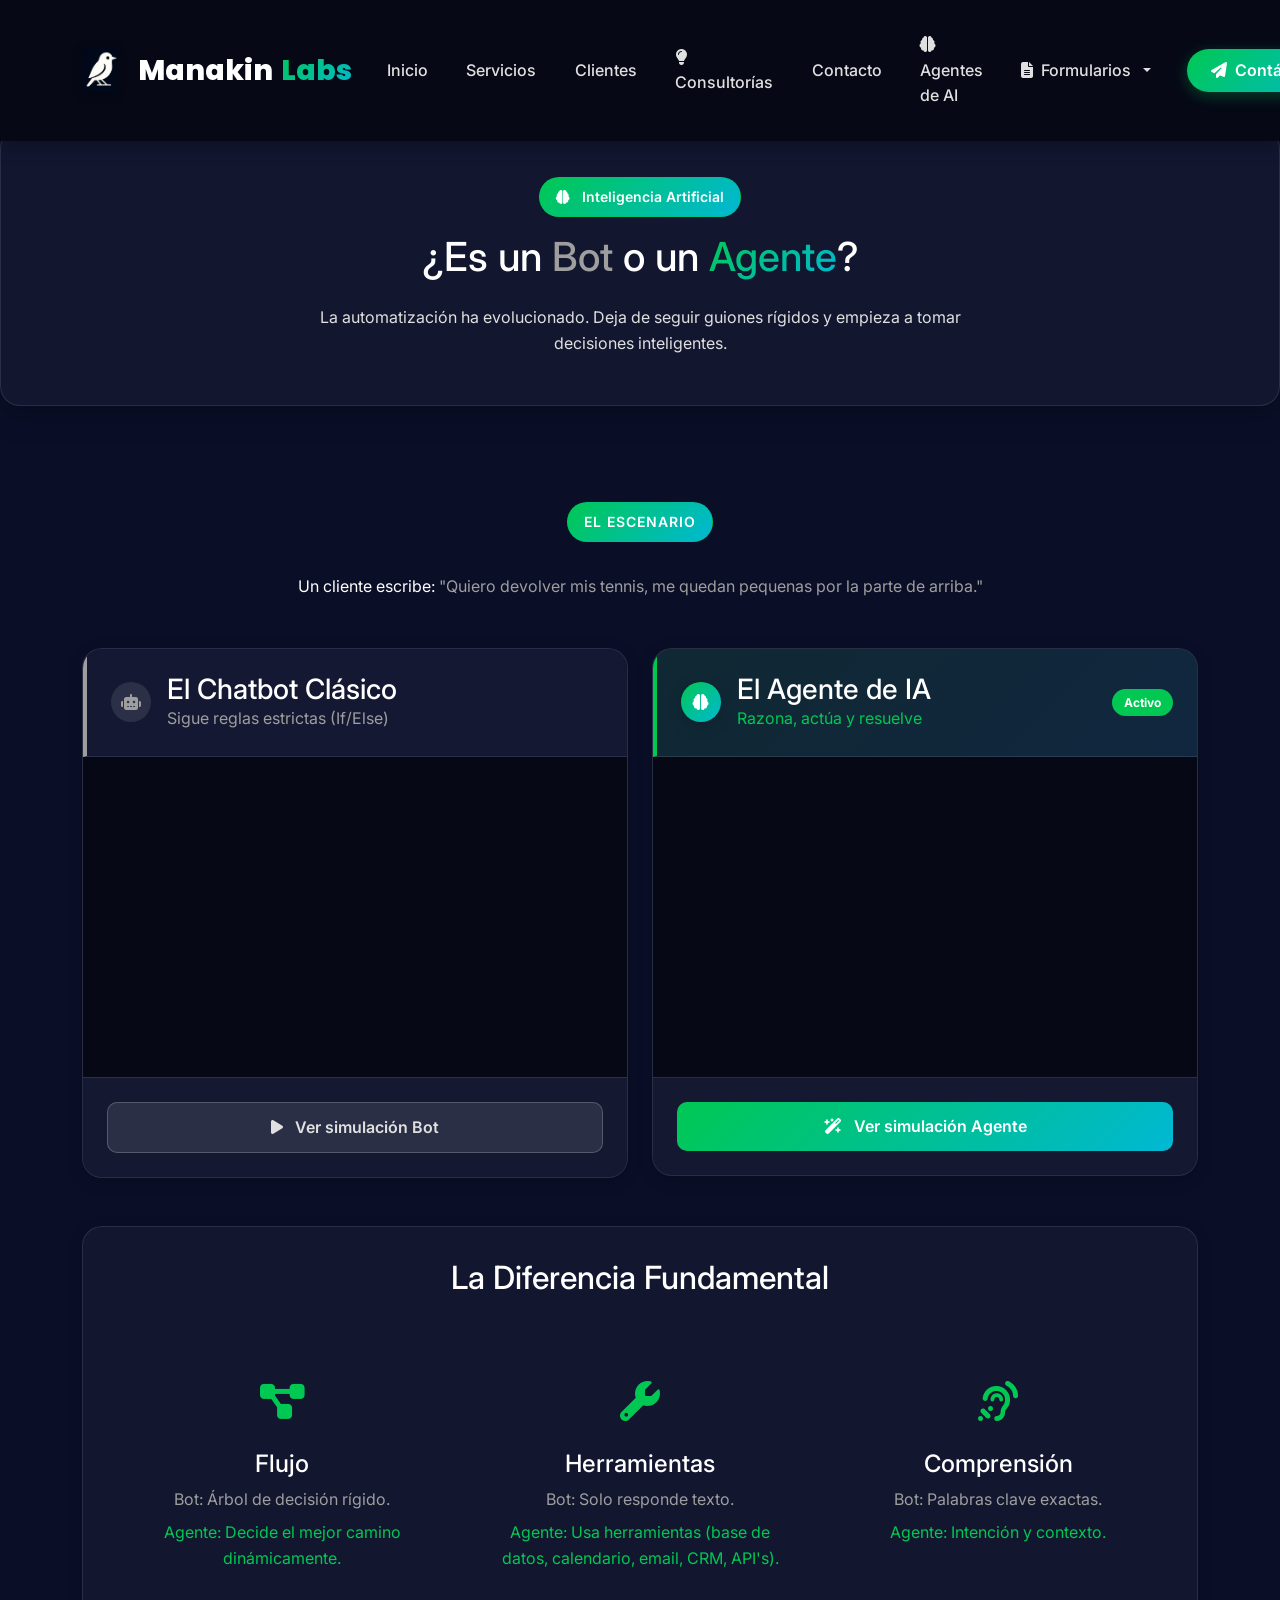
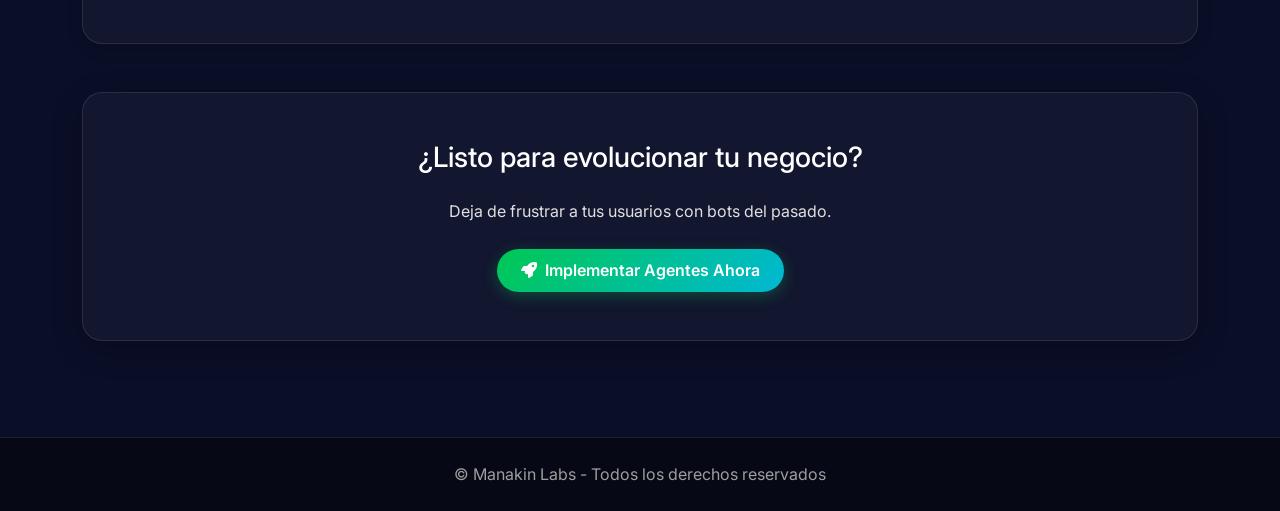
<file: Agentvschatbot.html>
<!DOCTYPE html>
<html lang="es">
<head>
    <meta charset="UTF-8">
    <meta name="viewport" content="width=device-width, initial-scale=1.0">
    <title>Agentes de AI - Diferencia: Bot vs Agente IA | Manakin Labs</title>
    
    <!-- Bootstrap 5.3 -->
    <link href="https://cdn.jsdelivr.net/npm/bootstrap@5.3.0/dist/css/bootstrap.min.css" rel="stylesheet" integrity="sha384-9ndCyUaIbzAi2FUVXJi0CjmCapSmO7SnpJef0486qhLnuZ2cdeRhO02iuK6FUUVM" crossorigin="anonymous">
    
    <!-- Font Awesome 6 -->
    <link rel="stylesheet" href="https://cdnjs.cloudflare.com/ajax/libs/font-awesome/6.4.0/css/all.min.css" integrity="sha384-iw3OoTErCYJJB9mCa8LNS2hbsQ7M3C0EpIsO/H5+EGAkPGc6rk+V8i04oW/K5xq0" crossorigin="anonymous">
    
    <!-- Google Fonts -->
    <link rel="preconnect" href="https://fonts.googleapis.com">
    <link rel="preconnect" href="https://fonts.gstatic.com" crossorigin>
    <link href="https://fonts.googleapis.com/css2?family=Inter:wght@300;400;500;600;700;800;900&family=Poppins:wght@300;400;500;600;700;800;900&display=swap" rel="stylesheet">
    
    <!-- Custom Styles -->
    <link rel="stylesheet" href="css/styles.css">
    
    <style>
        /* Ajuste para el navbar fijo */
        body { 
            padding-top: 80px;
            background: var(--dark-bg) !important;
            color: var(--white) !important;
        }
        
        .chat-bubble {
            opacity: 0;
            transform: translateY(10px);
            transition: all 0.5s ease-out;
        }
        .chat-bubble.visible {
            opacity: 1;
            transform: translateY(0);
        }
        
        .typing-dot {
            animation: typing 1.4s infinite ease-in-out both;
        }
        .typing-dot:nth-child(1) { animation-delay: -0.32s; }
        .typing-dot:nth-child(2) { animation-delay: -0.16s; }
        
        @keyframes typing {
            0%, 80%, 100% { transform: scale(0); }
            40% { transform: scale(1); }
        }

        .gradient-text {
            background: var(--gradient-primary);
            -webkit-background-clip: text;
            background-clip: text;
            -webkit-text-fill-color: transparent;
        }
        
        /* Estilos personalizados para esta página */
        .agent-hero-section {
            background: var(--card-bg);
            border-radius: 20px;
            padding: 3rem 2rem;
            margin-top: 2rem;
            margin-bottom: 3rem;
            box-shadow: var(--shadow-lg);
            border: 1px solid rgba(255, 255, 255, 0.1);
        }
        
        /* Ajuste adicional para desktop */
        @media (min-width: 992px) {
            .agent-hero-section {
                margin-top: 3rem;
            }
        }
        
        .agent-hero-section h1 {
            color: var(--white);
        }
        
        .agent-hero-section .hero-badge {
            background: var(--gradient-primary);
            color: var(--white);
            padding: 0.5rem 1rem;
            border-radius: 50px;
            display: inline-block;
            font-size: 0.875rem;
            font-weight: 600;
            margin-bottom: 1rem;
        }
        
        .agent-card {
            background: var(--card-bg);
            border-radius: 20px;
            box-shadow: var(--shadow-md);
            border: 1px solid rgba(255, 255, 255, 0.1);
            overflow: hidden;
            transition: var(--transition-normal);
        }
        
        .agent-card:hover {
            transform: translateY(-5px);
            box-shadow: var(--shadow-xl);
            border-color: var(--primary-green);
        }
        
        .agent-card-header {
            background: rgba(20, 25, 50, 0.9);
            padding: 1.5rem;
            border-bottom: 1px solid rgba(255, 255, 255, 0.1);
        }
        
        .agent-card-header.bot {
            border-left: 4px solid var(--muted-text);
        }
        
        .agent-card-header.agent {
            border-left: 4px solid var(--primary-green);
            background: linear-gradient(135deg, rgba(0, 200, 83, 0.1) 0%, rgba(0, 184, 212, 0.1) 100%);
        }
        
        .agent-status-badge {
            background: var(--primary-green);
            color: var(--white);
            padding: 0.25rem 0.75rem;
            border-radius: 50px;
            font-size: 0.75rem;
            font-weight: 700;
        }
        
        .chat-container {
            background: var(--darker-bg);
            min-height: 320px;
            max-height: 320px;
            overflow-y: auto;
            padding: 1rem;
        }
        
        .chat-bubble-user {
            background: rgba(0, 200, 83, 0.2);
            color: var(--white);
            border: 1px solid rgba(0, 200, 83, 0.3);
        }
        
        .chat-bubble-bot {
            background: rgba(255, 255, 255, 0.08);
            color: var(--light-text);
            border: 1px solid rgba(255, 255, 255, 0.1);
        }
        
        .chat-bubble-agent {
            background: rgba(0, 200, 83, 0.15);
            color: var(--white);
            border: 1px solid rgba(0, 200, 83, 0.3);
        }
        
        .chat-bubble-thinking {
            color: var(--accent-blue);
        }
        
        .chat-bubble-action {
            background: rgba(0, 200, 83, 0.2);
            color: var(--primary-green);
            border: 1px solid var(--primary-green);
        }
        
        .btn-agent {
            background: var(--gradient-primary);
            color: var(--white);
            border: none;
            padding: 0.75rem 1.5rem;
            border-radius: 10px;
            font-weight: 600;
            transition: var(--transition-normal);
        }
        
        .btn-agent:hover {
            transform: translateY(-2px);
            box-shadow: var(--shadow-glow);
            color: var(--white);
        }
        
        .btn-bot {
            background: rgba(255, 255, 255, 0.1);
            color: var(--light-text);
            border: 1px solid rgba(255, 255, 255, 0.2);
            padding: 0.75rem 1.5rem;
            border-radius: 10px;
            font-weight: 600;
            transition: var(--transition-normal);
        }
        
        .btn-bot:hover {
            background: rgba(255, 255, 255, 0.15);
            color: var(--white);
        }
        
        .features-card {
            background: var(--card-bg);
            border-radius: 20px;
            padding: 2rem;
            box-shadow: var(--shadow-md);
            border: 1px solid rgba(255, 255, 255, 0.1);
        }
        
        .feature-item {
            padding: 1.5rem;
            border-radius: 15px;
            transition: var(--transition-normal);
        }
        
        .feature-item:hover {
            background: rgba(0, 200, 83, 0.1);
            transform: translateY(-3px);
        }
        
        .feature-icon {
            color: var(--primary-green);
            font-size: 2.5rem;
            margin-bottom: 1rem;
        }
        
        .cta-section {
            background: var(--card-bg);
            border-radius: 20px;
            padding: 3rem 2rem;
            box-shadow: var(--shadow-lg);
            border: 1px solid rgba(255, 255, 255, 0.1);
        }
        
        .section-tag {
            background: var(--gradient-primary);
            color: var(--white);
            padding: 0.5rem 1rem;
            border-radius: 50px;
            display: inline-block;
            font-size: 0.875rem;
            font-weight: 600;
            text-transform: uppercase;
            letter-spacing: 1px;
        }
    </style>
    
    <!-- Google tag (gtag.js) -->
    <script async src="https://www.googletagmanager.com/gtag/js?id=AW-17717129679"></script>
    <script>
      window.dataLayer = window.dataLayer || [];
      function gtag(){dataLayer.push(arguments);}
      gtag('js', new Date());

      gtag('config', 'AW-17717129679');
    </script>
</head>
<body>
    <!-- Navbar Premium -->
    <nav class="navbar navbar-expand-lg navbar-dark fixed-top" id="mainNav">
        <div class="container">
            <a class="navbar-brand" href="index.html">
                <img src="./assets/manakinbird.png" alt="Manakin Labs" class="brand-logo">
                Manakin <span class="brand-highlight">Labs</span>
            </a>
            <button class="navbar-toggler" type="button" data-bs-toggle="collapse" data-bs-target="#navbarNav" aria-controls="navbarNav" aria-expanded="false" aria-label="Abrir menú de navegación">
                <span class="navbar-toggler-icon"></span>
                <span class="visually-hidden">Abrir menú de navegación</span>
            </button>
            <div class="collapse navbar-collapse" id="navbarNav">
                <ul class="navbar-nav ms-auto align-items-center">
                    <li class="nav-item"><a class="nav-link" href="index.html#inicio">Inicio</a></li>
                    <li class="nav-item"><a class="nav-link" href="index.html#servicios">Servicios</a></li>
                    <li class="nav-item"><a class="nav-link" href="index.html#clientes">Clientes</a></li>
                    <li class="nav-item"><a class="nav-link" href="consultoria.html"><i class="fas fa-lightbulb me-1"></i> Consultorías</a></li>
                    <li class="nav-item"><a class="nav-link" href="index.html#contacto">Contacto</a></li>
                    <li class="nav-item"><a class="nav-link active" href="Agentvschatbot.html"><i class="fas fa-brain me-1"></i> Agentes de AI</a></li>
                    <li class="nav-item dropdown">
                        <a class="nav-link dropdown-toggle" href="#" id="formulariosDropdown" role="button" data-bs-toggle="dropdown" data-bs-auto-close="true" aria-expanded="false">
                            <i class="fas fa-file-alt me-1"></i> Formularios
                        </a>
                        <ul class="dropdown-menu dropdown-menu-end" aria-labelledby="formulariosDropdown">
                            <li><a class="dropdown-item" href="formularios.html?tipo=pagina-web"><i class="fas fa-globe me-2"></i>Página Web</a></li>
                            <li><a class="dropdown-item" href="formularios.html?tipo=software-medida"><i class="fas fa-code me-2"></i>Software a la Medida</a></li>
                            <li><a class="dropdown-item" href="formularioautomation.html"><i class="fas fa-robot me-2"></i>Automatización / AI</a></li>
                        </ul>
                    </li>
                    <li class="nav-item ms-lg-3">
                        <a href="index.html#contacto" class="btn btn-primary-custom">
                            <i class="fas fa-paper-plane me-2"></i>Contáctanos
                        </a>
                    </li>
                </ul>
            </div>
        </div>
    </nav>

    <!-- Hero Section -->
    <section class="agent-hero-section text-center">
        <div class="hero-badge">
            <i class="fas fa-brain me-2"></i> Inteligencia Artificial
        </div>
        <h1 class="text-4xl md:text-5xl font-extrabold mb-4">
            ¿Es un <span style="color: var(--muted-text);">Bot</span> o un <span class="gradient-text">Agente</span>?
        </h1>
        <p class="text-lg" style="color: var(--light-text); max-width: 42rem; margin: 0 auto;">
            La automatización ha evolucionado. Deja de seguir guiones rígidos y empieza a tomar decisiones inteligentes.
        </p>
    </section>

    <!-- Interactive Comparison Demo -->
    <main class="container py-5">
        
        <!-- Scene Setup -->
        <div class="mb-5 text-center">
            <span class="section-tag">El Escenario</span>
            <p class="mt-3 text-xl font-medium" style="color: var(--white);">Un cliente escribe: <span class="italic" style="color: var(--muted-text);">"Quiero devolver mis tennis, me quedan pequenas por la parte de arriba."</span></p>
        </div>

        <div class="row g-4 mb-5">
            
            <!-- LEFT COLUMN: The Traditional Bot -->
            <div class="col-md-6">
                <div class="agent-card">
                    <div class="agent-card-header bot d-flex align-items-center justify-content-between">
                        <div class="d-flex align-items-center gap-3">
                            <div style="width: 40px; height: 40px; border-radius: 50%; background: rgba(255, 255, 255, 0.1); display: flex; align-items: center; justify-content: center; color: var(--muted-text);">
                                <i class="fa-solid fa-robot"></i>
                            </div>
                            <div>
                                <h3 class="font-bold mb-0" style="color: var(--white);">El Chatbot Clásico</h3>
                                <p class="text-xs mb-0" style="color: var(--muted-text);">Sigue reglas estrictas (If/Else)</p>
                            </div>
                        </div>
                    </div>
                    
                    <div class="chat-container d-flex flex-column gap-3" id="bot-chat-container">
                        <!-- Chat content injected by JS -->
                    </div>

                    <div class="p-4" style="background: var(--card-bg); border-top: 1px solid rgba(255, 255, 255, 0.1);">
                        <button id="btn-bot-demo" class="btn-bot w-100">
                            <i class="fa-solid fa-play me-2"></i> Ver simulación Bot
                        </button>
                    </div>
                </div>
            </div>

            <!-- RIGHT COLUMN: The AI Agent -->
            <div class="col-md-6">
                <div class="agent-card">
                    <div class="agent-card-header agent d-flex align-items-center justify-content-between">
                        <div class="d-flex align-items-center gap-3">
                            <div style="width: 40px; height: 40px; border-radius: 50%; background: var(--gradient-primary); display: flex; align-items: center; justify-content: center; color: var(--white); box-shadow: var(--shadow-md);">
                                <i class="fa-solid fa-brain"></i>
                            </div>
                            <div>
                                <h3 class="font-bold mb-0" style="color: var(--white);">El Agente de IA</h3>
                                <p class="text-xs mb-0" style="color: var(--primary-green);">Razona, actúa y resuelve</p>
                            </div>
                        </div>
                        <span class="agent-status-badge">Activo</span>
                    </div>
                    
                    <div class="chat-container d-flex flex-column gap-3" id="agent-chat-container">
                        <!-- Chat content injected by JS -->
                    </div>

                    <div class="p-4" style="background: var(--card-bg); border-top: 1px solid rgba(0, 200, 83, 0.2);">
                        <button id="btn-agent-demo" class="btn-agent w-100">
                            <i class="fa-solid fa-wand-magic-sparkles me-2"></i> Ver simulación Agente
                        </button>
                    </div>
                </div>
            </div>

        </div>

        <!-- Features Comparison Table -->
        <div class="features-card mt-5">
            <h2 class="text-2xl font-bold text-center mb-5" style="color: var(--white);">La Diferencia Fundamental</h2>
            
            <div class="row g-4 text-center">
                
                <!-- Card 1 -->
                <div class="col-md-4">
                    <div class="feature-item">
                        <div class="feature-icon">
                            <i class="fa-solid fa-diagram-project"></i>
                        </div>
                        <h4 class="text-lg font-bold mb-2" style="color: var(--white);">Flujo</h4>
                        <p class="text-sm mb-2" style="color: var(--muted-text);">Bot: Árbol de decisión rígido.</p>
                        <p class="text-sm font-semibold" style="color: var(--primary-green);">Agente: Decide el mejor camino dinámicamente.</p>
                    </div>
                </div>

                <!-- Card 2 -->
                <div class="col-md-4">
                    <div class="feature-item">
                        <div class="feature-icon">
                            <i class="fa-solid fa-wrench"></i>
                        </div>
                        <h4 class="text-lg font-bold mb-2" style="color: var(--white);">Herramientas</h4>
                        <p class="text-sm mb-2" style="color: var(--muted-text);">Bot: Solo responde texto.</p>
                        <p class="text-sm font-semibold" style="color: var(--primary-green);">Agente: Usa herramientas (base de datos, calendario, email, CRM, API's).</p>
                    </div>
                </div>

                <!-- Card 3 -->
                <div class="col-md-4">
                    <div class="feature-item">
                        <div class="feature-icon">
                            <i class="fa-solid fa-ear-listen"></i>
                        </div>
                        <h4 class="text-lg font-bold mb-2" style="color: var(--white);">Comprensión</h4>
                        <p class="text-sm mb-2" style="color: var(--muted-text);">Bot: Palabras clave exactas.</p>
                        <p class="text-sm font-semibold" style="color: var(--primary-green);">Agente: Intención y contexto.</p>
                    </div>
                </div>

            </div>
        </div>

        <!-- CTA Section -->
        <div class="cta-section mt-5 text-center">
            <h3 class="text-2xl font-bold mb-4" style="color: var(--white);">¿Listo para evolucionar tu negocio?</h3>
            <p class="mb-4" style="color: var(--light-text);">Deja de frustrar a tus usuarios con bots del pasado.</p>
            <a href="index.html#contacto" class="btn btn-primary-custom">
                <i class="fas fa-rocket me-2"></i> Implementar Agentes Ahora
            </a>
        </div>

    </main>

    <footer class="mt-5 py-4 text-center" style="background: var(--darker-bg); border-top: 1px solid rgba(255, 255, 255, 0.1);">
        <p style="color: var(--muted-text); margin: 0;">© <span id="current-year"></span> Manakin Labs - Todos los derechos reservados</p>
    </footer>

    <!-- Scripts -->
    <script src="https://cdn.jsdelivr.net/npm/bootstrap@5.3.0/dist/js/bootstrap.bundle.min.js" integrity="sha384-geWF76RCwLtnZ8qwWowPQNguL3RmwHVBC9FhGdlKrxdiJJigb/j/68SIy3Te4Bkz" crossorigin="anonymous"></script>
    <script src="js/script.js"></script>
    <script src="js/agent-chat-demo.js"></script>
</body>
</html>
</file>
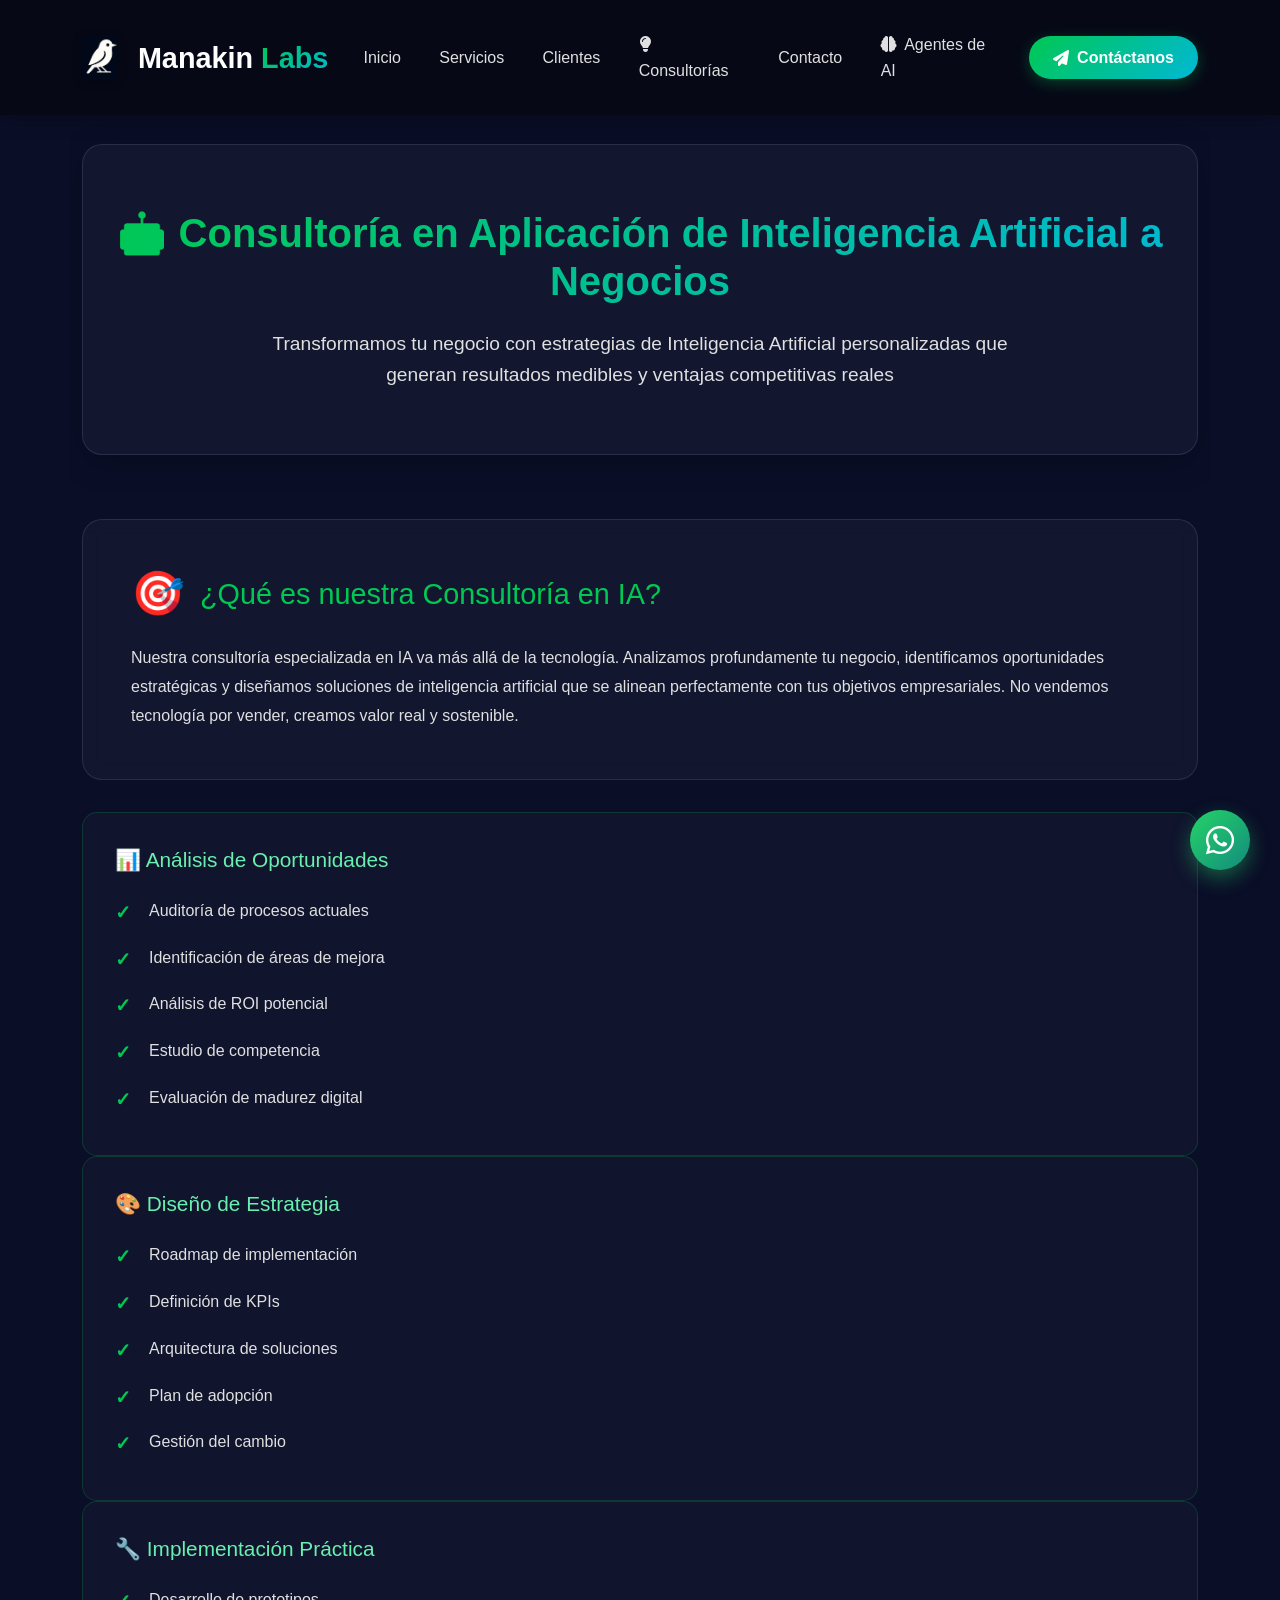
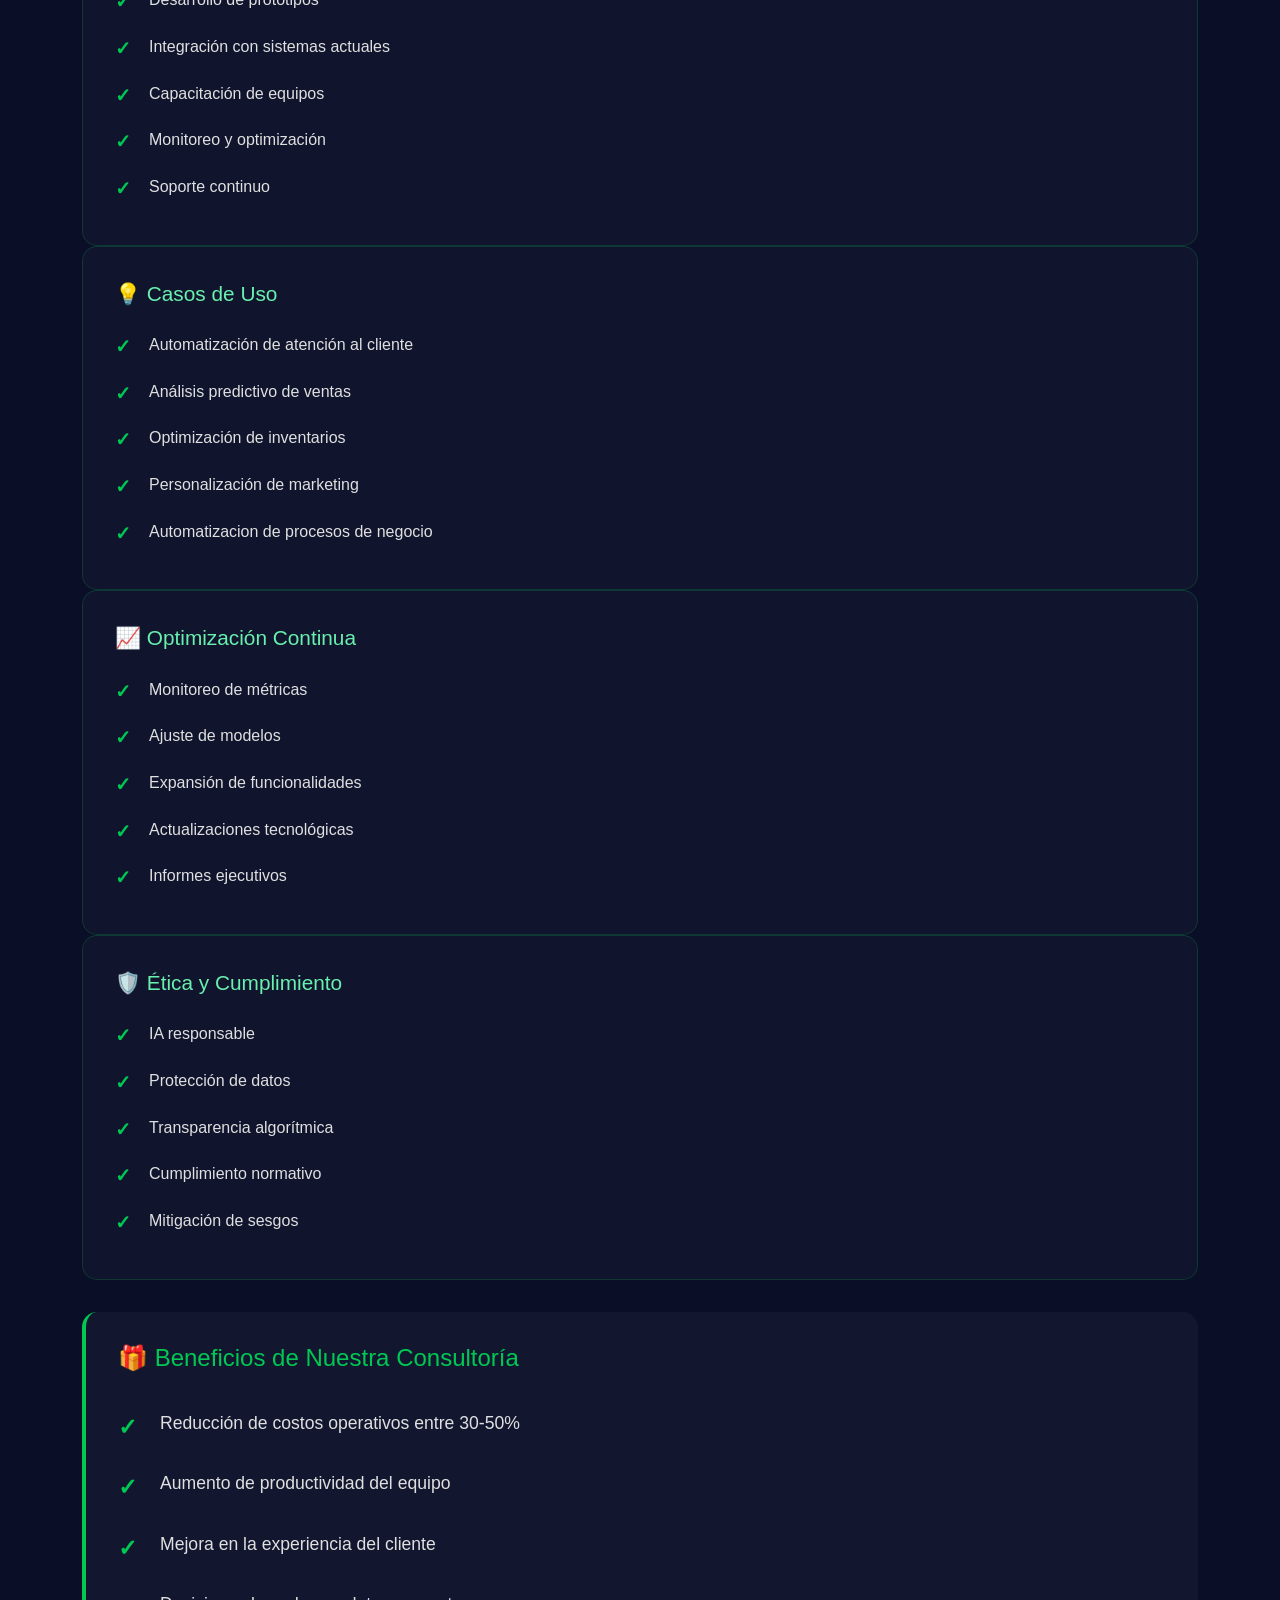
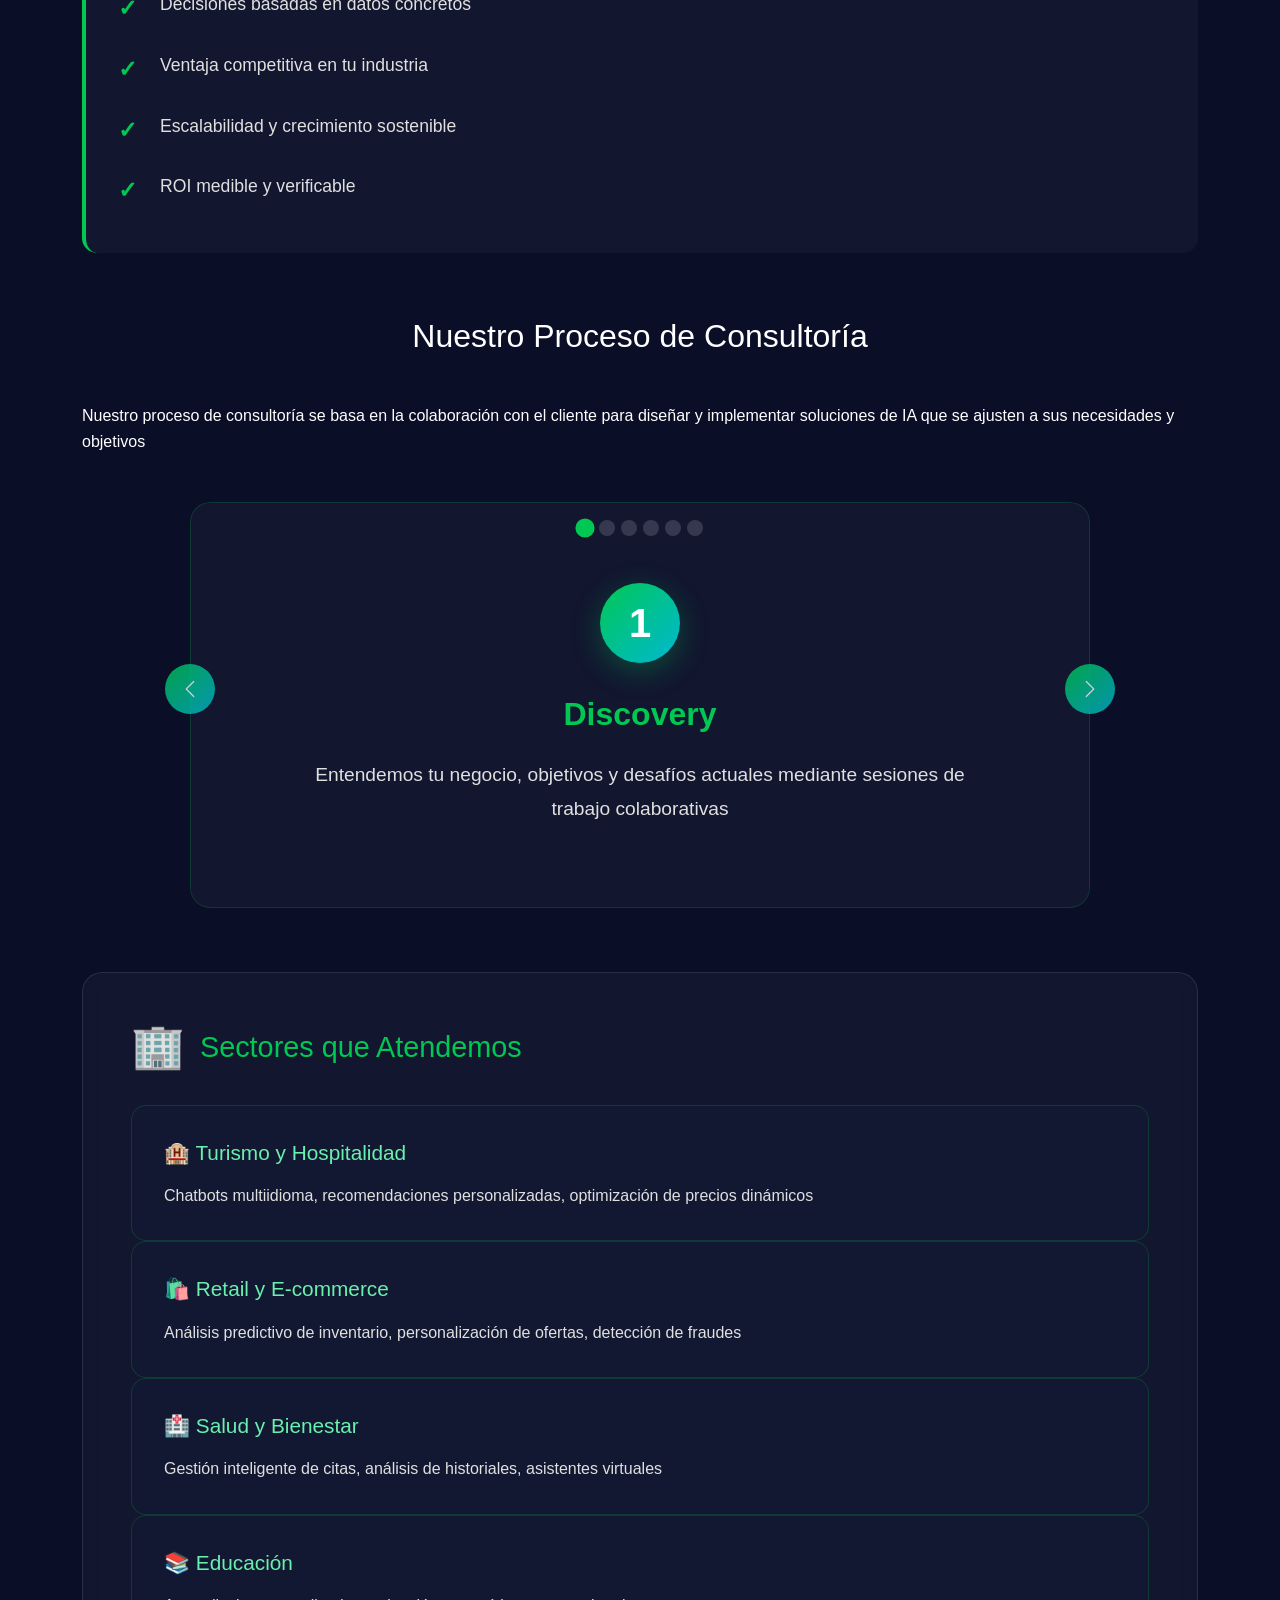
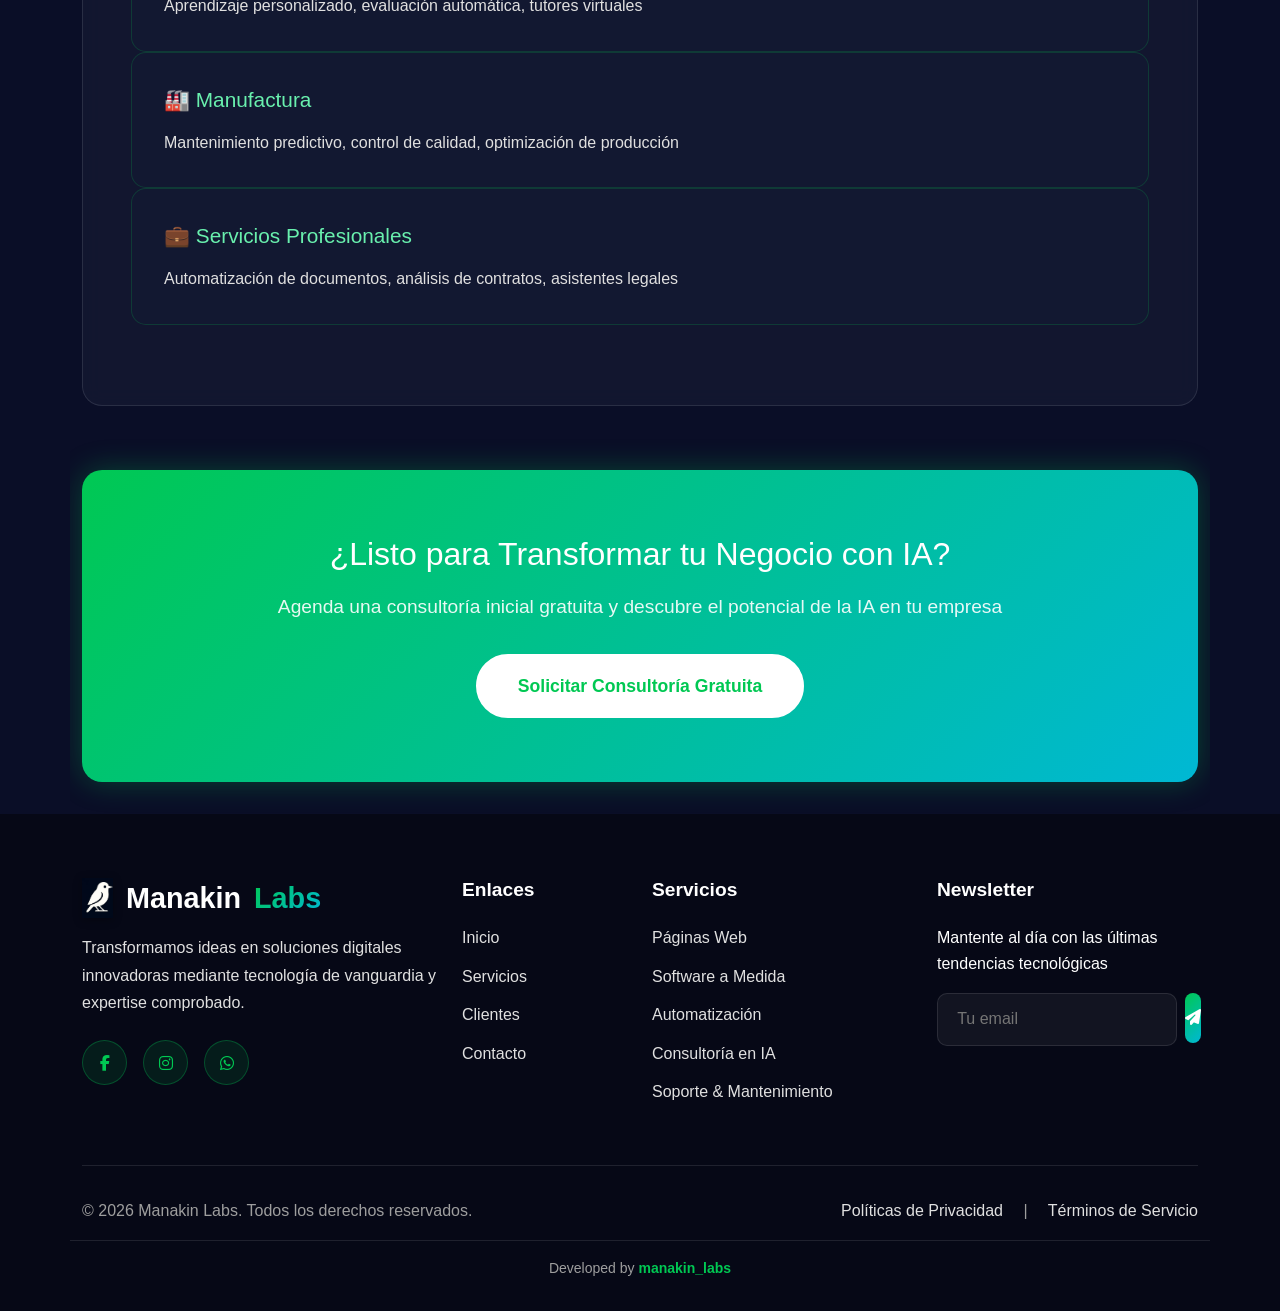
<file: consultoria.html>
<!DOCTYPE html>
<html lang="es">
<head>
    <meta charset="UTF-8">
    <meta name="viewport" content="width=device-width, initial-scale=1.0, maximum-scale=1.0, user-scalable=no">
    <title>Consultoría en IA - Manakin Labs</title>
    
    <!-- Security Headers -->
    <meta http-equiv="Content-Security-Policy" content="default-src 'self'; script-src 'self' https://cdn.jsdelivr.net https://unpkg.com https://www.googletagmanager.com; object-src 'none'; style-src 'self' 'unsafe-inline' https://cdn.jsdelivr.net https://cdnjs.cloudflare.com https://unpkg.com https://fonts.googleapis.com; font-src 'self' https://fonts.gstatic.com https://cdnjs.cloudflare.com; img-src 'self' data: https: blob:; connect-src 'self' https://cdn.jsdelivr.net https://webhook.n8.manakinlabs.com https://wa.me https://www.google-analytics.com https://www.googletagmanager.com; frame-src 'self' https://webhook.n8.manakinlabs.com; frame-ancestors 'self'; base-uri 'self'; form-action 'self' https://wa.me; upgrade-insecure-requests;">
    <meta http-equiv="X-Content-Type-Options" content="nosniff">
    
    <!-- SEO Meta Tags -->
    <meta name="description" content="Consultoría especializada en Inteligencia Artificial para negocios. Transformamos tu empresa con estrategias de IA personalizadas que generan resultados medibles y ventajas competitivas reales.">
    <meta name="keywords" content="consultoría IA, inteligencia artificial negocios, estrategia IA, implementación IA, automatización IA, machine learning, análisis predictivo, transformación digital IA">
    <meta name="author" content="Manakin Labs">
    <meta name="robots" content="index, follow">
    
    <!-- Open Graph / Facebook Meta Tags -->
    <meta property="og:type" content="website">
    <meta property="og:url" content="https://manakinlabs.com/consultoria.html">
    <meta property="og:title" content="Consultoría en IA - Manakin Labs">
    <meta property="og:description" content="Transformamos tu negocio con estrategias de Inteligencia Artificial personalizadas que generan resultados medibles y ventajas competitivas reales">
    <meta property="og:image" content="https://manakinlabs.com/assets/manakinbird.png">
    
    <!-- Favicon -->
    <link rel="icon" type="image/x-icon" href="images/favicon.ico">
    <link rel="shortcut icon" href="images/favicon.ico" type="image/x-icon">
    <meta name="theme-color" content="#0A0E27">
    
    <!-- Bootstrap 5.3 -->
    <link href="https://cdn.jsdelivr.net/npm/bootstrap@5.3.0/dist/css/bootstrap.min.css" rel="stylesheet" integrity="sha384-9ndCyUaIbzAi2FUVXJi0CjmCapSmO7SnpJef0486qhLnuZ2cdeRhO02iuK6FUUVM" crossorigin="anonymous">
    
    <!-- Font Awesome 6 -->
    <link rel="stylesheet" href="https://cdnjs.cloudflare.com/ajax/libs/font-awesome/6.4.0/css/all.min.css" integrity="sha384-iw3OoTErCYJJB9mCa8LNS2hbsQ7M3C0EpIsO/H5+EGAkPGc6rk+V8i04oW/K5xq0" crossorigin="anonymous">
    
    <!-- AOS - Animate On Scroll -->
    <link href="https://unpkg.com/aos@2.3.1/dist/aos.css" rel="stylesheet" integrity="sha384-/rJKQnzOkEo+daG0jMjU1IwwY9unxt1NBw3Ef2fmOJ3PW/TfAg2KXVoWwMZQZtw9" crossorigin="anonymous">
    
    <!-- Google Fonts -->
    <link rel="preconnect" href="https://fonts.googleapis.com">
    <link rel="preconnect" href="https://fonts.gstatic.com" crossorigin>
    <link href="https://fonts.googleapis.com/css2?family=Inter:wght@300;400;500;600;700;800;900&family=Poppins:wght@300;400;500;600;700;800;900&display=swap" rel="stylesheet">
    
    <!-- Custom Styles -->
    <link rel="stylesheet" href="css/styles.css">
    <link rel="stylesheet" href="css/consultoria.css">
    
    <!-- Google tag (gtag.js) -->
    <script async src="https://www.googletagmanager.com/gtag/js?id=AW-17717129679"></script>
    <script>
      window.dataLayer = window.dataLayer || [];
      function gtag(){dataLayer.push(arguments);}
      gtag('js', new Date());

      gtag('config', 'AW-17717129679');
    </script>
</head>
<body>
    <!-- Navbar Premium -->
    <nav class="navbar navbar-expand-lg navbar-dark fixed-top" id="mainNav">
        <div class="container">
            <a class="navbar-brand" href="index.html">
                <img src="./assets/manakinbird.png" alt="Manakin Labs" class="brand-logo">
                Manakin <span class="brand-highlight">Labs</span>
            </a>
            <button class="navbar-toggler" type="button" data-bs-toggle="collapse" data-bs-target="#navbarNav" aria-controls="navbarNav" aria-expanded="false" aria-label="Abrir menú de navegación">
                <span class="navbar-toggler-icon"></span>
                <span class="visually-hidden">Abrir menú de navegación</span>
            </button>
            <div class="collapse navbar-collapse" id="navbarNav">
                <ul class="navbar-nav ms-auto align-items-center">
                    <li class="nav-item"><a class="nav-link" href="index.html#inicio">Inicio</a></li>
                    <li class="nav-item"><a class="nav-link" href="index.html#servicios">Servicios</a></li>
                    <li class="nav-item"><a class="nav-link" href="index.html#clientes">Clientes</a></li>
                    <li class="nav-item"><a class="nav-link active" href="consultoria.html"><i class="fas fa-lightbulb me-1"></i> Consultorías</a></li>
                    <li class="nav-item"><a class="nav-link" href="index.html#contacto">Contacto</a></li>
                    <li class="nav-item"><a class="nav-link" href="Agentvschatbot.html"><i class="fas fa-brain me-1"></i> Agentes de AI</a></li>
                    <li class="nav-item ms-lg-3">
                        <a href="index.html#contacto" class="btn btn-primary-custom">
                            <i class="fas fa-paper-plane me-2"></i>Contáctanos
                        </a>
                    </li>
                </ul>
            </div>
        </div>
    </nav>

    <!-- Main Content -->
    <main class="container py-5">
        <div class="consultoria-hero" data-aos="fade-up">
            <h1><span class="icon">🤖</span> Consultoría en Aplicación de Inteligencia Artificial a Negocios</h1>
            <p>Transformamos tu negocio con estrategias de Inteligencia Artificial personalizadas que generan resultados medibles y ventajas competitivas reales</p>
        </div>

        <div class="service-card-consultoria" data-aos="fade-up" data-aos-delay="100">
            <h2><span class="icon">🎯</span> ¿Qué es nuestra Consultoría en IA?</h2>
            <p>Nuestra consultoría especializada en IA va más allá de la tecnología. Analizamos profundamente tu negocio, identificamos oportunidades estratégicas y diseñamos soluciones de inteligencia artificial que se alinean perfectamente con tus objetivos empresariales. No vendemos tecnología por vender, creamos valor real y sostenible.</p>
        </div>

        <div class="service-grid-consultoria">
            <div class="feature-card-consultoria" data-aos="fade-up" data-aos-delay="100">
                <h3>📊 Análisis de Oportunidades</h3>
                <ul>
                    <li>Auditoría de procesos actuales</li>
                    <li>Identificación de áreas de mejora</li>
                    <li>Análisis de ROI potencial</li>
                    <li>Estudio de competencia</li>
                    <li>Evaluación de madurez digital</li>
                </ul>
            </div>

            <div class="feature-card-consultoria" data-aos="fade-up" data-aos-delay="200">
                <h3>🎨 Diseño de Estrategia</h3>
                <ul>
                    <li>Roadmap de implementación</li>
                    <li>Definición de KPIs</li>
                    <li>Arquitectura de soluciones</li>
                    <li>Plan de adopción</li>
                    <li>Gestión del cambio</li>
                </ul>
            </div>

            <div class="feature-card-consultoria" data-aos="fade-up" data-aos-delay="300">
                <h3>🔧 Implementación Práctica</h3>
                <ul>
                    <li>Desarrollo de prototipos</li>
                    <li>Integración con sistemas actuales</li>
                    <li>Capacitación de equipos</li>
                    <li>Monitoreo y optimización</li>
                    <li>Soporte continuo</li>
                </ul>
            </div>

            <div class="feature-card-consultoria" data-aos="fade-up" data-aos-delay="400">
                <h3>💡 Casos de Uso</h3>
                <ul>
                    <li>Automatización de atención al cliente</li>
                    <li>Análisis predictivo de ventas</li>
                    <li>Optimización de inventarios</li>
                    <li>Personalización de marketing</li>
                    <li>Automatizacion de procesos de negocio</li>
                </ul>
            </div>

            <div class="feature-card-consultoria" data-aos="fade-up" data-aos-delay="500">
                <h3>📈 Optimización Continua</h3>
                <ul>
                    <li>Monitoreo de métricas</li>
                    <li>Ajuste de modelos</li>
                    <li>Expansión de funcionalidades</li>
                    <li>Actualizaciones tecnológicas</li>
                    <li>Informes ejecutivos</li>
                </ul>
            </div>

            <div class="feature-card-consultoria" data-aos="fade-up" data-aos-delay="600">
                <h3>🛡️ Ética y Cumplimiento</h3>
                <ul>
                    <li>IA responsable</li>
                    <li>Protección de datos</li>
                    <li>Transparencia algorítmica</li>
                    <li>Cumplimiento normativo</li>
                    <li>Mitigación de sesgos</li>
                </ul>
            </div>
        </div>

        <div class="benefits-list-consultoria" data-aos="fade-up" data-aos-delay="200">
            <h3>🎁 Beneficios de Nuestra Consultoría</h3>
            <ul>
                <li>Reducción de costos operativos entre 30-50%</li>
                <li>Aumento de productividad del equipo</li>
                <li>Mejora en la experiencia del cliente</li>
                <li>Decisiones basadas en datos concretos</li>
                <li>Ventaja competitiva en tu industria</li>
                <li>Escalabilidad y crecimiento sostenible</li>
                <li>ROI medible y verificable</li>
            </ul>
        </div>

        <div class="process-section-consultoria" data-aos="fade-up" data-aos-delay="300">
            <h2>Nuestro Proceso de Consultoría</h2>
            <p>Nuestro proceso de consultoría se basa en la colaboración con el cliente para diseñar y implementar soluciones de IA que se ajusten a sus necesidades y objetivos</p>
            <div id="processCarousel" class="carousel slide process-carousel" data-bs-ride="false">
                <div class="carousel-indicators">
                    <button type="button" data-bs-target="#processCarousel" data-bs-slide-to="0" class="active" aria-current="true" aria-label="Paso 1"></button>
                    <button type="button" data-bs-target="#processCarousel" data-bs-slide-to="1" aria-label="Paso 2"></button>
                    <button type="button" data-bs-target="#processCarousel" data-bs-slide-to="2" aria-label="Paso 3"></button>
                    <button type="button" data-bs-target="#processCarousel" data-bs-slide-to="3" aria-label="Paso 4"></button>
                    <button type="button" data-bs-target="#processCarousel" data-bs-slide-to="4" aria-label="Paso 5"></button>
                    <button type="button" data-bs-target="#processCarousel" data-bs-slide-to="5" aria-label="Paso 6"></button>
                </div>
                <div class="carousel-inner">
                    <div class="carousel-item active">
                        <div class="process-step-card">
                            <div class="step-number-carousel">1</div>
                            <h3>Discovery</h3>
                            <p>Entendemos tu negocio, objetivos y desafíos actuales mediante sesiones de trabajo colaborativas</p>
                        </div>
                    </div>
                    <div class="carousel-item">
                        <div class="process-step-card">
                            <div class="step-number-carousel">2</div>
                            <h3>Diagnóstico</h3>
                            <p>Evaluamos tu infraestructura tecnológica y procesos para identificar oportunidades de IA</p>
                        </div>
                    </div>
                    <div class="carousel-item">
                        <div class="process-step-card">
                            <div class="step-number-carousel">3</div>
                            <h3>Estrategia</h3>
                            <p>Diseñamos un plan personalizado con casos de uso prioritarios y roadmap de implementación</p>
                        </div>
                    </div>
                    <div class="carousel-item">
                        <div class="process-step-card">
                            <div class="step-number-carousel">4</div>
                            <h3>Prototipo</h3>
                            <p>Creamos un MVP para validar la solución antes de la implementación completa</p>
                        </div>
                    </div>
                    <div class="carousel-item">
                        <div class="process-step-card">
                            <div class="step-number-carousel">5</div>
                            <h3>Implementación</h3>
                            <p>Desplegamos la solución de IA con integración completa a tus sistemas existentes</p>
                        </div>
                    </div>
                    <div class="carousel-item">
                        <div class="process-step-card">
                            <div class="step-number-carousel">6</div>
                            <h3>Optimización</h3>
                            <p>Monitoreamos resultados y ajustamos continuamente para maximizar el valor</p>
                        </div>
                    </div>
                </div>
                <button class="carousel-control-prev" type="button" data-bs-target="#processCarousel" data-bs-slide="prev">
                    <span class="carousel-control-prev-icon" aria-hidden="true"></span>
                    <span class="visually-hidden">Anterior</span>
                </button>
                <button class="carousel-control-next" type="button" data-bs-target="#processCarousel" data-bs-slide="next">
                    <span class="carousel-control-next-icon" aria-hidden="true"></span>
                    <span class="visually-hidden">Siguiente</span>
                </button>
            </div>
        </div>

        <div class="service-card-consultoria" data-aos="fade-up" data-aos-delay="400">
            <h2><span class="icon">🏢</span> Sectores que Atendemos</h2>
            <div class="service-grid-consultoria">
                <div class="feature-card-consultoria">
                    <h3>🏨 Turismo y Hospitalidad</h3>
                    <p>Chatbots multiidioma, recomendaciones personalizadas, optimización de precios dinámicos</p>
                </div>
                <div class="feature-card-consultoria">
                    <h3>🛍️ Retail y E-commerce</h3>
                    <p>Análisis predictivo de inventario, personalización de ofertas, detección de fraudes</p>
                </div>
                <div class="feature-card-consultoria">
                    <h3>🏥 Salud y Bienestar</h3>
                    <p>Gestión inteligente de citas, análisis de historiales, asistentes virtuales</p>
                </div>
                <div class="feature-card-consultoria">
                    <h3>📚 Educación</h3>
                    <p>Aprendizaje personalizado, evaluación automática, tutores virtuales</p>
                </div>
                <div class="feature-card-consultoria">
                    <h3>🏭 Manufactura</h3>
                    <p>Mantenimiento predictivo, control de calidad, optimización de producción</p>
                </div>
                <div class="feature-card-consultoria">
                    <h3>💼 Servicios Profesionales</h3>
                    <p>Automatización de documentos, análisis de contratos, asistentes legales</p>
                </div>
            </div>
        </div>

        <div class="cta-section-consultoria" data-aos="fade-up" data-aos-delay="500">
            <h2>¿Listo para Transformar tu Negocio con IA?</h2>
            <p>Agenda una consultoría inicial gratuita y descubre el potencial de la IA en tu empresa</p>
            <a href="index.html#contacto" class="btn-consultoria">Solicitar Consultoría Gratuita</a>
        </div>
    </main>

    <!-- Footer Premium -->
    <footer class="footer-premium">
        <div class="container">
            <div class="footer-content">
                <div class="row g-4">
                    <div class="col-lg-4 col-md-6">
                        <div class="footer-about">
                            <h4 class="footer-brand">
                                <img src="./assets/manakinbird.png" alt="Manakin Labs" class="footer-logo">
                                Manakin <span class="brand-highlight">Labs</span>
                            </h4>
                            <p class="footer-description">
                                Transformamos ideas en soluciones digitales innovadoras mediante tecnología de vanguardia y expertise comprobado.
                            </p>
                            <div class="footer-social">
                                <a href="https://facebook.com/" target="_blank" class="footer-social-link" aria-label="Facebook de Manakin Labs">
                                    <i class="fab fa-facebook-f"></i>
                                </a>
                                <a href="https://www.instagram.com/manakin_labs/" target="_blank" class="footer-social-link" aria-label="Instagram de Manakin Labs">
                                    <i class="fab fa-instagram"></i>
                                </a>
                                <a href="https://wa.me/50670142848" target="_blank" class="footer-social-link" aria-label="WhatsApp de Manakin Labs">
                                    <i class="fab fa-whatsapp"></i>
                                </a>
                            </div>
                        </div>
                    </div>
                    
                    <div class="col-lg-2 col-md-6">
                        <div class="footer-links">
                            <h5 class="footer-title">Enlaces</h5>
                            <ul>
                                <li><a href="index.html#inicio">Inicio</a></li>
                                <li><a href="index.html#servicios">Servicios</a></li>
                                <li><a href="index.html#clientes">Clientes</a></li>
                                <li><a href="index.html#contacto">Contacto</a></li>
                            </ul>
                        </div>
                    </div>
                    
                    <div class="col-lg-3 col-md-6">
                        <div class="footer-links">
                            <h5 class="footer-title">Servicios</h5>
                            <ul>
                                <li><a href="formularios.html?tipo=pagina-web">Páginas Web</a></li>
                                <li><a href="formularios.html?tipo=software-medida">Software a Medida</a></li>
                                <li><a href="formularioautomation.html">Automatización</a></li>
                                <li><a href="consultoria.html">Consultoría en IA</a></li>
                                <li><a href="index.html#contacto">Soporte & Mantenimiento</a></li>
                            </ul>
                        </div>
                    </div>
                    
                    <div class="col-lg-3 col-md-6">
                        <div class="footer-newsletter">
                            <h5 class="footer-title">Newsletter</h5>
                            <p>Mantente al día con las últimas tendencias tecnológicas</p>
                            <form class="newsletter-form" aria-label="Formulario de suscripción al boletín">
                                <label for="newsletter-email-consultoria" id="newsletter-email-label-consultoria" class="visually-hidden">Correo electrónico para el boletín</label>
                                <input type="email" id="newsletter-email-consultoria" placeholder="Tu email" class="newsletter-input" name="newsletter-email" aria-labelledby="newsletter-email-label-consultoria">
                                <button type="submit" class="newsletter-btn" aria-label="Suscribirse al boletín">
                                    <i class="fas fa-paper-plane"></i>
                                    <span class="visually-hidden">Suscribirse al boletín</span>
                                </button>
                            </form>
                        </div>
                    </div>
                </div>
            </div>
            
            <div class="footer-bottom">
                <div class="row align-items-center">
                    <div class="col-md-6 text-center text-md-start">
                        <p class="footer-copyright">
                            © <span id="current-year"></span> Manakin Labs. Todos los derechos reservados.
                        </p>
                    </div>
                    <div class="col-md-6 text-center text-md-end">
                        <a href="politicas-privacidad.html" class="footer-link">Políticas de Privacidad</a>
                        <span class="footer-divider">|</span>
                        <a href="terminos-servicio.html" class="footer-link">Términos de Servicio</a>
                    </div>
                </div>
                <div class="row">
                    <div class="col-12 text-center mt-3 pt-3" style="border-top: 1px solid rgba(255, 255, 255, 0.1);">
                        <p style="color: var(--muted-text); font-size: 0.875rem; margin: 0;">
                            Developed by <a href="https://www.manakinlabs.com" target="_blank" style="color: var(--primary-green); text-decoration: none; font-weight: 600; transition: var(--transition-fast);" onmouseover="this.style.opacity='0.8'" onmouseout="this.style.opacity='1'">manakin_labs</a>
                        </p>
                    </div>
                </div>
            </div>
        </div>
    </footer>

    <!-- WhatsApp Float Button -->
    <a href="https://wa.me/50670142848?text=Hola%2C%20me%20gustaría%20recibir%20información%20sobre%20consultoría%20en%20IA." class="whatsapp-float" target="_blank" aria-label="Abrir chat de WhatsApp con Manakin Labs">
        <i class="fab fa-whatsapp"></i>
    </a>

    <!-- Scripts -->
    <script src="https://cdn.jsdelivr.net/npm/bootstrap@5.3.0/dist/js/bootstrap.bundle.min.js" integrity="sha384-geWF76RCwLtnZ8qwWowPQNguL3RmwHVBC9FhGdlKrxdiJJigb/j/68SIy3Te4Bkz" crossorigin="anonymous"></script>
    <script src="https://unpkg.com/aos@2.3.1/dist/aos.js" integrity="sha384-wziAfh6b/qT+3LrqebF9WeK4+J5sehS6FA10J1t3a866kJ/fvU5UwofWnQyzLtwu" crossorigin="anonymous"></script>
    <script src="js/consultoria.js"></script>
</body>
</html>
</file>
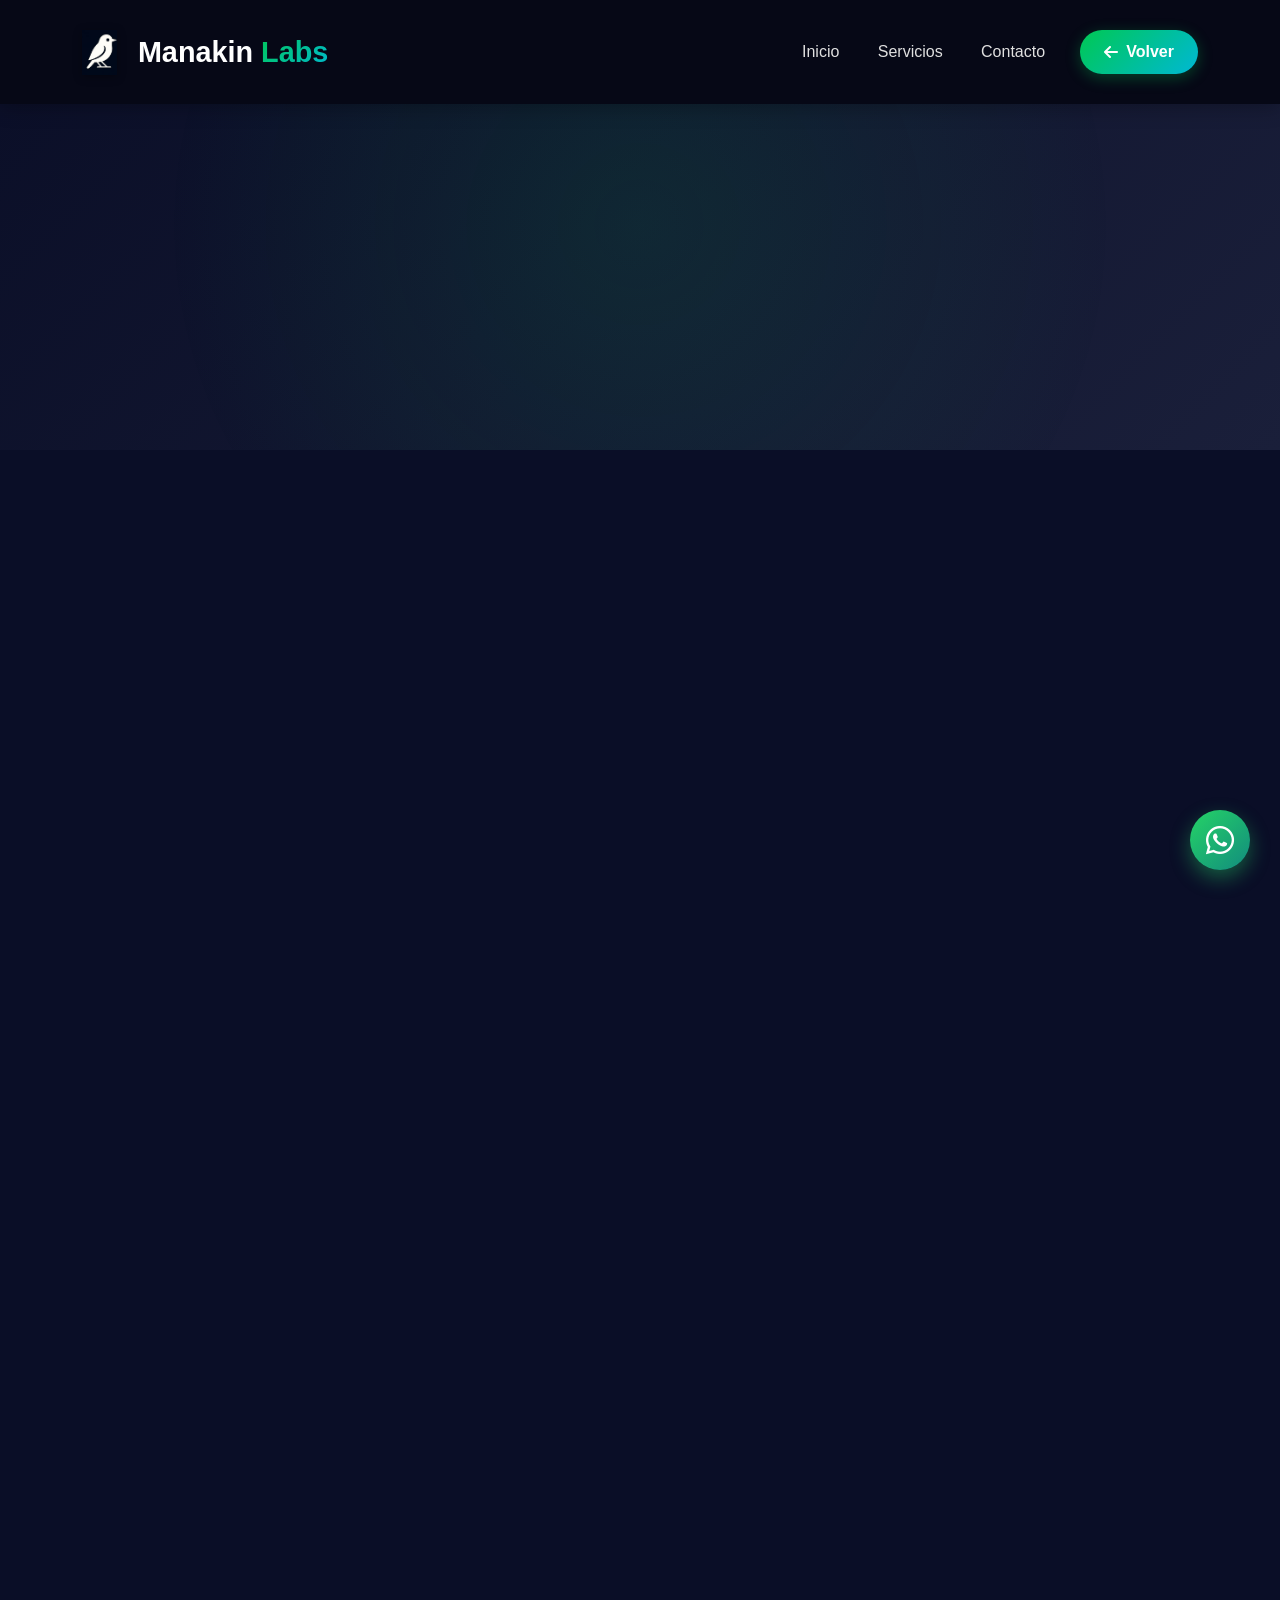
<file: formularioautomation.html>
<!DOCTYPE html>
<html lang="es">
<head>
    <meta charset="UTF-8">
    <meta name="viewport" content="width=device-width, initial-scale=1.0, maximum-scale=1.0, user-scalable=no">
    <title>Automatización / AI - Manakin Labs</title>
    
    <!-- Security Headers -->
    <meta http-equiv="Content-Security-Policy" content="default-src 'self'; script-src 'self' https://cdn.jsdelivr.net https://unpkg.com; object-src 'none'; style-src 'self' 'unsafe-inline' https://cdn.jsdelivr.net https://cdnjs.cloudflare.com https://unpkg.com https://fonts.googleapis.com; font-src 'self' https://fonts.gstatic.com https://cdnjs.cloudflare.com; img-src 'self' data: https: blob:; connect-src 'self' https://cdn.jsdelivr.net https://webhook.n8.manakinlabs.com https://wa.me; frame-src 'self' https://webhook.n8.manakinlabs.com; frame-ancestors 'self'; base-uri 'self'; form-action 'self' https://wa.me; upgrade-insecure-requests;">
    <meta http-equiv="X-Content-Type-Options" content="nosniff">
    <meta http-equiv="X-Frame-Options" content="SAMEORIGIN">
    
    <!-- Favicon optimizado -->
    <link rel="icon" type="image/x-icon" href="images/favicon.ico">
    <link rel="shortcut icon" href="images/favicon.ico" type="image/x-icon">
    <meta name="theme-color" content="#0A0E27">
    
    <!-- Bootstrap 5.3 -->
    <link href="https://cdn.jsdelivr.net/npm/bootstrap@5.3.0/dist/css/bootstrap.min.css" rel="stylesheet" integrity="sha384-9ndCyUaIbzAi2FUVXJi0CjmCapSmO7SnpJef0486qhLnuZ2cdeRhO02iuK6FUUVM" crossorigin="anonymous">
    
    <!-- Font Awesome 6 -->
    <link rel="stylesheet" href="https://cdnjs.cloudflare.com/ajax/libs/font-awesome/6.4.0/css/all.min.css" integrity="sha384-iw3OoTErCYJJB9mCa8LNS2hbsQ7M3C0EpIsO/H5+EGAkPGc6rk+V8i04oW/K5xq0" crossorigin="anonymous">
    
    <!-- AOS - Animate On Scroll -->
    <link href="https://unpkg.com/aos@2.3.1/dist/aos.css" rel="stylesheet" integrity="sha384-/rJKQnzOkEo+daG0jMjU1IwwY9unxt1NBw3Ef2fmOJ3PW/TfAg2KXVoWwMZQZtw9" crossorigin="anonymous">
    
    <!-- Google Fonts -->
    <link rel="preconnect" href="https://fonts.googleapis.com">
    <link rel="preconnect" href="https://fonts.gstatic.com" crossorigin>
    <link href="https://fonts.googleapis.com/css2?family=Inter:wght@300;400;500;600;700;800;900&family=Poppins:wght@300;400;500;600;700;800;900&display=swap" rel="stylesheet">
    
    <!-- Custom Styles -->
    <link rel="stylesheet" href="css/styles.css">
    
    <!-- Google tag (gtag.js) -->
    <script async src="https://www.googletagmanager.com/gtag/js?id=AW-17717129679"></script>
    <script>
      window.dataLayer = window.dataLayer || [];
      function gtag(){dataLayer.push(arguments);}
      gtag('js', new Date());

      gtag('config', 'AW-17717129679');
    </script>
</head>
<body>
    <!-- Navbar Premium -->
    <nav class="navbar navbar-expand-lg navbar-dark fixed-top" id="mainNav">
        <div class="container">
            <a class="navbar-brand" href="index.html">
                <img src="./assets/manakinbird.png" alt="Manakin Labs" class="brand-logo">
                Manakin <span class="brand-highlight">Labs</span>
            </a>
            <button class="navbar-toggler" type="button" data-bs-toggle="collapse" data-bs-target="#navbarNav">
                <span class="navbar-toggler-icon"></span>
            </button>
            <div class="collapse navbar-collapse" id="navbarNav">
                <ul class="navbar-nav ms-auto align-items-center">
                    <li class="nav-item"><a class="nav-link" href="index.html#inicio">Inicio</a></li>
                    <li class="nav-item"><a class="nav-link" href="index.html#servicios">Servicios</a></li>
                    <li class="nav-item"><a class="nav-link" href="index.html#contacto">Contacto</a></li>
                    <li class="nav-item ms-lg-3">
                        <a href="index.html" class="btn btn-primary-custom">
                            <i class="fas fa-arrow-left me-2"></i>Volver
                        </a>
                    </li>
                </ul>
            </div>
        </div>
    </nav>

    <!-- Hero Section del Formulario -->
    <section class="form-hero-section">
        <div class="container">
            <div class="row justify-content-center">
                <div class="col-lg-10 text-center" data-aos="fade-up">
                    <div class="form-hero-content">
                        <div class="form-badge mb-4">
                            <i class="fas fa-robot me-2"></i> Automatización & IA
                        </div>
                        <h1 class="form-title">Automatiza tus <span class="gradient-text">Procesos</span></h1>
                        <p class="form-subtitle">Cuéntanos sobre el proceso que deseas automatizar y transformaremos tu idea en una solución inteligente</p>
                    </div>
                </div>
            </div>
        </div>
    </section>

    <!-- Formulario Section -->
    <section class="form-section-container py-5">
        <div class="container">
            <div class="row justify-content-center">
                <div class="col-lg-10">
                    <form id="automationForm" class="modern-form" data-aos="fade-up" data-aos-delay="200">
                        
                        <!-- Sección 1: Datos de Contacto -->
                        <div class="form-card" data-aos="fade-up" data-aos-delay="100">
                            <div class="form-card-header">
                                <div class="form-card-icon">
                                    <i class="fas fa-user-circle"></i>
                                </div>
                                <div>
                                    <h3 class="form-card-title">Información de Contacto</h3>
                                    <p class="form-card-subtitle">Datos básicos para poder comunicarnos contigo</p>
                                </div>
                            </div>
                            
                            <div class="form-card-body">
                                <div class="row g-4">
                                    <div class="col-md-6">
                                        <label class="form-label-modern">Nombre Completo <span class="text-danger">*</span></label>
                                        <div class="input-with-icon">
                                            <i class="fas fa-user"></i>
                                            <input type="text" class="form-control-modern" name="nombreCompleto" required placeholder="Tu nombre completo">
                                        </div>
                                    </div>
                                    
                                    <div class="col-md-6">
                                        <label class="form-label-modern">Email <span class="text-danger">*</span></label>
                                        <div class="input-with-icon">
                                            <i class="fas fa-envelope"></i>
                                            <input type="email" class="form-control-modern" name="email" required placeholder="tu@email.com">
                                        </div>
                                    </div>
                                    
                                    <div class="col-md-6">
                                        <label class="form-label-modern">Teléfono</label>
                                        <div class="input-with-icon">
                                            <i class="fas fa-phone"></i>
                                            <input type="tel" class="form-control-modern" name="telefono" placeholder="+506 8888-8888">
                                        </div>
                                        <small class="form-text-modern">Incluye código de país</small>
                                    </div>
                                    
                                    <div class="col-md-6">
                                        <label class="form-label-modern">Área o Departamento <span class="text-danger">*</span></label>
                                        <div class="input-with-icon">
                                            <i class="fas fa-briefcase"></i>
                                            <select class="form-control-modern" name="area" required>
                                                <option value="">Selecciona tu área</option>
                                                <option value="ventas">Ventas</option>
                                                <option value="finanzas">Finanzas</option>
                                                <option value="recursos-humanos">Recursos Humanos</option>
                                                <option value="ti">Tecnología (TI)</option>
                                                <option value="operaciones">Operaciones</option>
                                                <option value="marketing">Marketing</option>
                                                <option value="administracion">Administración</option>
                                                <option value="produccion">Producción</option>
                                                <option value="otro">Otro</option>
                                            </select>
                                        </div>
                                    </div>
                                </div>
                            </div>
                        </div>

                        <!-- Sección 2: Proceso Actual -->
                        <div class="form-card" data-aos="fade-up" data-aos-delay="200">
                            <div class="form-card-header">
                                <div class="form-card-icon">
                                    <i class="fas fa-cogs"></i>
                                </div>
                                <div>
                                    <h3 class="form-card-title">Descripción del Proceso</h3>
                                    <p class="form-card-subtitle">Cuéntanos sobre el proceso que deseas automatizar</p>
                                </div>
                            </div>
                            
                            <div class="form-card-body">
                                <div class="row g-4">
                                    <div class="col-12">
                                        <label class="form-label-modern">Nombre del Proceso <span class="text-danger">*</span></label>
                                        <input type="text" class="form-control-modern" name="nombreProceso" required placeholder="Ej: Generar reporte semanal de ventas">
                                        <small class="form-text-modern">Un nombre corto y descriptivo</small>
                                    </div>
                                    
                                    <div class="col-12">
                                        <label class="form-label-modern">Descripción del Proceso <span class="text-danger">*</span></label>
                                        <textarea class="form-control-modern" name="descripcionProceso" rows="5" required placeholder="Describe paso a paso cómo realizas esta tarea actualmente..."></textarea>
                                        <small class="form-text-modern">Explica detalladamente cada paso del proceso actual</small>
                                    </div>
                                    
                                    <div class="col-md-6">
                                        <label class="form-label-modern">Frecuencia <span class="text-danger">*</span></label>
                                        <select class="form-control-modern" name="frecuencia" required>
                                            <option value="">Selecciona frecuencia</option>
                                            <option value="diario">Diario</option>
                                            <option value="semanal">Semanal</option>
                                            <option value="mensual">Mensual</option>
                                            <option value="bajo-demanda">Bajo demanda</option>
                                        </select>
                                    </div>
                                    
                                    <div class="col-md-6">
                                        <label class="form-label-modern">Duración Actual <span class="text-danger">*</span></label>
                                        <select class="form-control-modern" name="duracion" required>
                                            <option value="">Selecciona duración</option>
                                            <option value="menos-5-min">Menos de 5 minutos</option>
                                            <option value="5-15-min">5 a 15 minutos</option>
                                            <option value="15-30-min">15 a 30 minutos</option>
                                            <option value="mas-30-min">Más de 30 minutos</option>
                                        </select>
                                    </div>
                                </div>
                            </div>
                        </div>

                        <!-- Sección 3: Problemas Actuales -->
                        <div class="form-card" data-aos="fade-up" data-aos-delay="300">
                            <div class="form-card-header">
                                <div class="form-card-icon">
                                    <i class="fas fa-exclamation-triangle"></i>
                                </div>
                                <div>
                                    <h3 class="form-card-title">Problemas Actuales</h3>
                                    <p class="form-card-subtitle">¿Qué te motiva a automatizar este proceso?</p>
                                </div>
                            </div>
                            
                            <div class="form-card-body">
                                <label class="form-label-modern mb-3">Principales Problemas <span class="text-danger">*</span></label>
                                <div class="checkbox-group">
                                    <label class="checkbox-card">
                                        <input type="checkbox" name="problemas[]" value="consume-tiempo">
                                        <div class="checkbox-card-content">
                                            <i class="fas fa-clock"></i>
                                            <span>Consume mucho tiempo</span>
                                        </div>
                                    </label>
                                    
                                    <label class="checkbox-card">
                                        <input type="checkbox" name="problemas[]" value="errores-humanos">
                                        <div class="checkbox-card-content">
                                            <i class="fas fa-exclamation-circle"></i>
                                            <span>Errores humanos frecuentes</span>
                                        </div>
                                    </label>
                                    
                                    <label class="checkbox-card">
                                        <input type="checkbox" name="problemas[]" value="varias-personas">
                                        <div class="checkbox-card-content">
                                            <i class="fas fa-users"></i>
                                            <span>Requiere varias personas</span>
                                        </div>
                                    </label>
                                    
                                    <label class="checkbox-card">
                                        <input type="checkbox" name="problemas[]" value="dificil-seguimiento">
                                        <div class="checkbox-card-content">
                                            <i class="fas fa-tasks"></i>
                                            <span>Difícil de dar seguimiento</span>
                                        </div>
                                    </label>
                                </div>
                                
                                <div class="mt-4">
                                    <label class="form-label-modern">Impacto de No Automatizar</label>
                                    <textarea class="form-control-modern" name="impactoNoAutomatizar" rows="3" placeholder="¿Qué problemas causa no tener este proceso automatizado?"></textarea>
                                </div>
                            </div>
                        </div>

                        <!-- Sección 4: Objetivo -->
                        <div class="form-card" data-aos="fade-up" data-aos-delay="400">
                            <div class="form-card-header">
                                <div class="form-card-icon">
                                    <i class="fas fa-bullseye"></i>
                                </div>
                                <div>
                                    <h3 class="form-card-title">Objetivo de la Automatización</h3>
                                    <p class="form-card-subtitle">¿Qué esperas lograr con la automatización?</p>
                                </div>
                            </div>
                            
                            <div class="form-card-body">
                                <div class="row g-4">
                                    <div class="col-12">
                                        <label class="form-label-modern">Resultado Esperado <span class="text-danger">*</span></label>
                                        <textarea class="form-control-modern" name="resultadoEsperado" rows="4" required placeholder="Describe qué quieres que haga el sistema automáticamente..."></textarea>
                                        <small class="form-text-modern">Sé específico sobre lo que debe lograr la automatización</small>
                                    </div>
                                    
                                    <div class="col-12">
                                        <label class="form-label-modern mb-3">Nivel de Prioridad <span class="text-danger">*</span></label>
                                        <div class="radio-group">
                                            <label class="radio-card">
                                                <input type="radio" name="prioridad" value="alta" required>
                                                <div class="radio-card-content">
                                                    <i class="fas fa-fire text-danger"></i>
                                                    <div>
                                                        <strong>Alta</strong>
                                                        <small>Necesario de inmediato</small>
                                                    </div>
                                                </div>
                                            </label>
                                            
                                            <label class="radio-card">
                                                <input type="radio" name="prioridad" value="media" required>
                                                <div class="radio-card-content">
                                                    <i class="fas fa-flame text-warning"></i>
                                                    <div>
                                                        <strong>Media</strong>
                                                        <small>Importante pero puede esperar</small>
                                                    </div>
                                                </div>
                                            </label>
                                            
                                            <label class="radio-card">
                                                <input type="radio" name="prioridad" value="baja" required>
                                                <div class="radio-card-content">
                                                    <i class="fas fa-seedling text-success"></i>
                                                    <div>
                                                        <strong>Baja</strong>
                                                        <small>Sería útil, no urgente</small>
                                                    </div>
                                                </div>
                                            </label>
                                        </div>
                                    </div>
                                </div>
                            </div>
                        </div>

                        <!-- Sección 5: Entradas y Salidas -->
                        <div class="form-card" data-aos="fade-up" data-aos-delay="500">
                            <div class="form-card-header">
                                <div class="form-card-icon">
                                    <i class="fas fa-exchange-alt"></i>
                                </div>
                                <div>
                                    <h3 class="form-card-title">Entradas y Salidas</h3>
                                    <p class="form-card-subtitle">Datos que usa y resultados que debe generar</p>
                                </div>
                            </div>
                            
                            <div class="form-card-body">
                                <div class="row g-4">
                                    <div class="col-12">
                                        <label class="form-label-modern">Información de Entrada <span class="text-danger">*</span></label>
                                        <textarea class="form-control-modern" name="informacionUsa" rows="4" required placeholder="Ej: Archivo Excel con ventas, datos de clientes de la base de datos..."></textarea>
                                        <small class="form-text-modern">¿Qué datos, archivos o información necesitas para este proceso?</small>
                                    </div>
                                    
                                    <div class="col-12">
                                        <label class="form-label-modern">Resultado Final Esperado <span class="text-danger">*</span></label>
                                        <textarea class="form-control-modern" name="resultadoFinal" rows="4" required placeholder="Ej: Reporte en PDF enviado por correo a lista de distribución..."></textarea>
                                        <small class="form-text-modern">¿Qué debe producir la automatización al final?</small>
                                    </div>
                                </div>
                            </div>
                        </div>

                        <!-- Sección 6: Aprobación -->
                        <div class="form-card" data-aos="fade-up" data-aos-delay="600">
                            <div class="form-card-header">
                                <div class="form-card-icon">
                                    <i class="fas fa-check-circle"></i>
                                </div>
                                <div>
                                    <h3 class="form-card-title">Aprobación y Seguimiento</h3>
                                    <p class="form-card-subtitle">Información para el proceso de implementación</p>
                                </div>
                            </div>
                            
                            <div class="form-card-body">
                                <div class="row g-4">
                                    <div class="col-md-6">
                                        <label class="form-label-modern">Persona que Aprueba <span class="text-danger">*</span></label>
                                        <input type="text" class="form-control-modern" name="personaAprueba" required placeholder="Nombre y cargo">
                                        <small class="form-text-modern">Quien autoriza esta automatización</small>
                                    </div>
                                    
                                    <div class="col-md-6">
                                        <label class="form-label-modern">Contacto para Seguimiento <span class="text-danger">*</span></label>
                                        <input type="text" class="form-control-modern" name="contactoSeguimiento" required placeholder="Email o teléfono">
                                        <small class="form-text-modern">Para el seguimiento del proyecto</small>
                                    </div>
                                </div>
                            </div>
                        </div>

                        <!-- Botones de Acción -->
                        <div class="form-actions" data-aos="fade-up" data-aos-delay="700">
                            <button type="reset" class="btn btn-reset">
                                <i class="fas fa-undo me-2"></i> Limpiar Formulario
                            </button>
                            <button type="submit" class="btn btn-submit">
                                <i class="fas fa-paper-plane me-2"></i> Enviar Solicitud
                            </button>
                        </div>
                    </form>
                </div>
            </div>
        </div>
    </section>

    <!-- WhatsApp Float Button -->
    <a href="https://wa.me/50670142848?text=Hola%2C%20me%20gustaría%20recibir%20asesoría%20sobre%20automatización." class="whatsapp-float" target="_blank">
        <i class="fab fa-whatsapp"></i>
    </a>

    <!-- Scripts -->
    <script src="https://cdn.jsdelivr.net/npm/bootstrap@5.3.0/dist/js/bootstrap.bundle.min.js" integrity="sha384-geWF76RCwLtnZ8qwWowPQNguL3RmwHVBC9FhGdlKrxdiJJigb/j/68SIy3Te4Bkz" crossorigin="anonymous"></script>
    <script src="https://unpkg.com/aos@2.3.1/dist/aos.js" integrity="sha384-wziAfh6b/qT+3LrqebF9WeK4+J5sehS6FA10J1t3a866kJ/fvU5UwofWnQyzLtwu" crossorigin="anonymous"></script>
    <script>
        // Initialize AOS
        AOS.init({
            duration: 800,
            easing: 'ease-out-cubic',
            once: true,
            offset: 100
        });
        
        // Form Validation & Submit
        document.getElementById('automationForm').addEventListener('submit', function(e) {
            e.preventDefault();
            
            // Validar checkboxes de problemas
            const problemasChecked = document.querySelectorAll('input[name="problemas[]"]:checked');
            if (problemasChecked.length === 0) {
                alert('Por favor selecciona al menos un problema principal');
                return;
            }
            
            // Recolectar datos del formulario
            const formData = new FormData(this);
            const data = {};
            
            for (let [key, value] of formData.entries()) {
                if (key.includes('[]')) {
                    const cleanKey = key.replace('[]', '');
                    if (!data[cleanKey]) data[cleanKey] = [];
                    data[cleanKey].push(value);
                } else {
                    data[key] = value;
                }
            }
            
            // Crear mensaje para WhatsApp
            const mensaje = `*🤖 Nueva Solicitud de Automatización - Manakin Labs*\n\n` +
                          `*👤 Contacto:*\n` +
                          `Nombre: ${data.nombreCompleto}\n` +
                          `Email: ${data.email}\n` +
                          `Teléfono: ${data.telefono || 'No especificado'}\n` +
                          `Área: ${data.area}\n\n` +
                          `*⚙️ Proceso:*\n` +
                          `Nombre: ${data.nombreProceso}\n` +
                          `Frecuencia: ${data.frecuencia}\n` +
                          `Duración: ${data.duracion}\n\n` +
                          `*📋 Descripción:*\n${data.descripcionProceso.substring(0, 200)}...\n\n` +
                          `*🎯 Prioridad:* ${data.prioridad.toUpperCase()}\n\n` +
                          `*✅ Resultado Esperado:*\n${data.resultadoEsperado.substring(0, 200)}...`;
            
            // Abrir WhatsApp
            const whatsappURL = `https://wa.me/50670142848?text=${encodeURIComponent(mensaje)}`;
            window.open(whatsappURL, '_blank');
            
            // Mostrar confirmación
            alert('¡Gracias! Tu solicitud ha sido procesada. Te redirigimos a WhatsApp para completar el envío.');
            
            // Limpiar formulario
            setTimeout(() => {
                this.reset();
            }, 2000);
        });
        
        // Smooth scroll para navbar
        document.querySelectorAll('a[href^="#"]').forEach(anchor => {
            anchor.addEventListener('click', function (e) {
                e.preventDefault();
                const target = document.querySelector(this.getAttribute('href'));
                if (target) {
                    target.scrollIntoView({ behavior: 'smooth', block: 'start' });
                }
            });
        });
    </script>
</body>
</html>
</file>
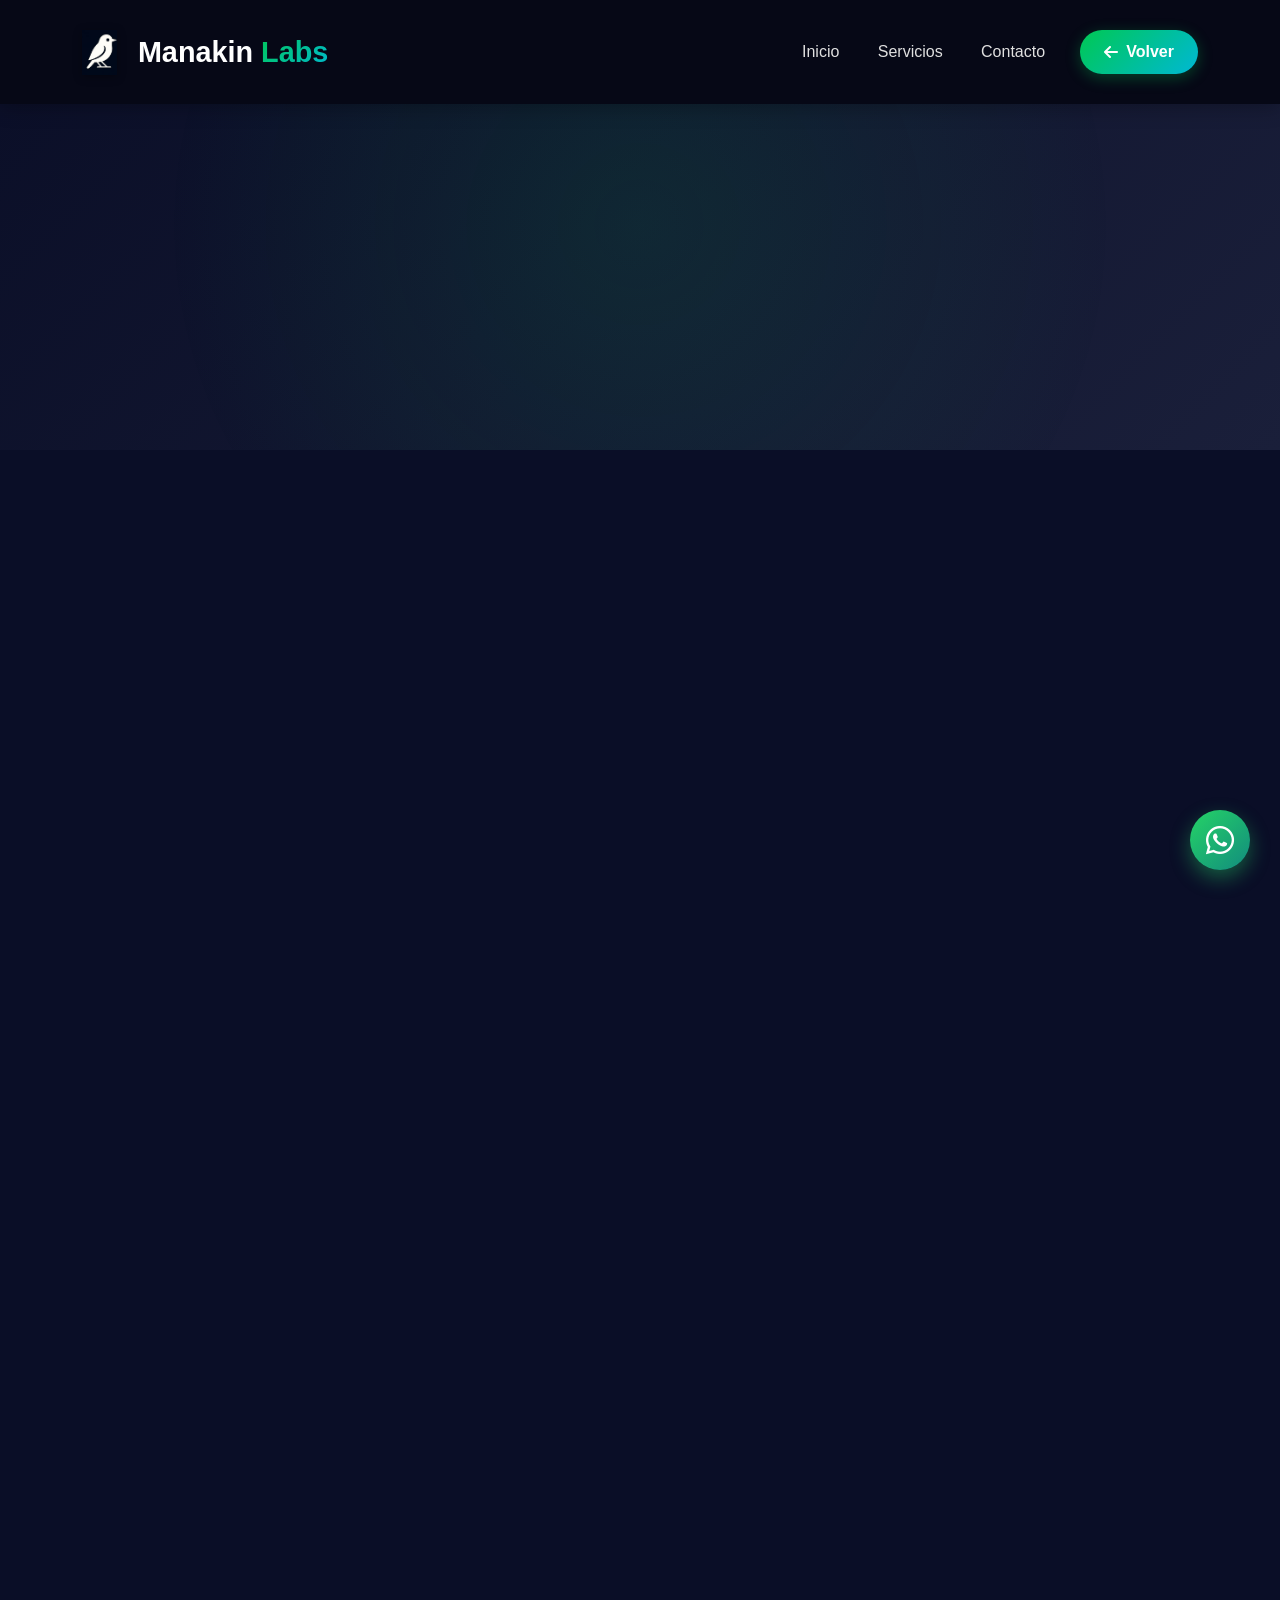
<file: formularios.html>
<!DOCTYPE html>
<html lang="es">
<head>
    <meta charset="UTF-8">
    <meta name="viewport" content="width=device-width, initial-scale=1.0, maximum-scale=1.0, user-scalable=no">
    <title>Solicitud de Proyecto - Manakin Labs</title>
    
    <!-- Security Headers -->
    <meta http-equiv="Content-Security-Policy" content="default-src 'self'; script-src 'self' https://cdn.jsdelivr.net https://unpkg.com; object-src 'none'; style-src 'self' 'unsafe-inline' https://cdn.jsdelivr.net https://cdnjs.cloudflare.com https://unpkg.com https://fonts.googleapis.com; font-src 'self' https://fonts.gstatic.com https://cdnjs.cloudflare.com; img-src 'self' data: https: blob:; connect-src 'self' https://cdn.jsdelivr.net https://webhook.n8.manakinlabs.com https://wa.me; frame-src 'self' https://webhook.n8.manakinlabs.com; frame-ancestors 'self'; base-uri 'self'; form-action 'self' https://wa.me; upgrade-insecure-requests;">
    <meta http-equiv="X-Content-Type-Options" content="nosniff">
    <meta http-equiv="X-Frame-Options" content="SAMEORIGIN">
    
    <!-- Favicon optimizado -->
    <link rel="icon" type="image/x-icon" href="images/favicon.ico">
    <link rel="shortcut icon" href="images/favicon.ico" type="image/x-icon">
    <meta name="theme-color" content="#0A0E27">
    
    <!-- Bootstrap 5.3 -->
    <link href="https://cdn.jsdelivr.net/npm/bootstrap@5.3.0/dist/css/bootstrap.min.css" rel="stylesheet" integrity="sha384-9ndCyUaIbzAi2FUVXJi0CjmCapSmO7SnpJef0486qhLnuZ2cdeRhO02iuK6FUUVM" crossorigin="anonymous">
    
    <!-- Font Awesome 6 -->
    <link rel="stylesheet" href="https://cdnjs.cloudflare.com/ajax/libs/font-awesome/6.4.0/css/all.min.css" integrity="sha384-iw3OoTErCYJJB9mCa8LNS2hbsQ7M3C0EpIsO/H5+EGAkPGc6rk+V8i04oW/K5xq0" crossorigin="anonymous">
    
    <!-- AOS - Animate On Scroll -->
    <link href="https://unpkg.com/aos@2.3.1/dist/aos.css" rel="stylesheet" integrity="sha384-/rJKQnzOkEo+daG0jMjU1IwwY9unxt1NBw3Ef2fmOJ3PW/TfAg2KXVoWwMZQZtw9" crossorigin="anonymous">
    
    <!-- Google Fonts -->
    <link rel="preconnect" href="https://fonts.googleapis.com">
    <link rel="preconnect" href="https://fonts.gstatic.com" crossorigin>
    <link href="https://fonts.googleapis.com/css2?family=Inter:wght@300;400;500;600;700;800;900&family=Poppins:wght@300;400;500;600;700;800;900&display=swap" rel="stylesheet">
    
    <!-- Custom Styles -->
    <link rel="stylesheet" href="css/styles.css">
    
    <!-- Google tag (gtag.js) -->
    <script async src="https://www.googletagmanager.com/gtag/js?id=AW-17717129679"></script>
    <script>
      window.dataLayer = window.dataLayer || [];
      function gtag(){dataLayer.push(arguments);}
      gtag('js', new Date());

      gtag('config', 'AW-17717129679');
    </script>
</head>
<body>
    <!-- Navbar Premium -->
    <nav class="navbar navbar-expand-lg navbar-dark fixed-top" id="mainNav">
        <div class="container">
            <a class="navbar-brand" href="index.html">
                <img src="./assets/manakinbird.png" alt="Manakin Labs" class="brand-logo">
                Manakin <span class="brand-highlight">Labs</span>
            </a>
            <button class="navbar-toggler" type="button" data-bs-toggle="collapse" data-bs-target="#navbarNav">
                <span class="navbar-toggler-icon"></span>
            </button>
            <div class="collapse navbar-collapse" id="navbarNav">
                <ul class="navbar-nav ms-auto align-items-center">
                    <li class="nav-item"><a class="nav-link" href="index.html#inicio">Inicio</a></li>
                    <li class="nav-item"><a class="nav-link" href="index.html#servicios">Servicios</a></li>
                    <li class="nav-item"><a class="nav-link" href="index.html#contacto">Contacto</a></li>
                    <li class="nav-item ms-lg-3">
                        <a href="index.html" class="btn btn-primary-custom">
                            <i class="fas fa-arrow-left me-2"></i>Volver
                        </a>
                    </li>
                </ul>
            </div>
        </div>
    </nav>

    <!-- Hero Section del Formulario -->
    <section class="form-hero-section">
        <div class="container">
            <div class="row justify-content-center">
                <div class="col-lg-10 text-center" data-aos="fade-up">
                    <div class="form-hero-content">
                        <div class="form-badge mb-4">
                            <i class="fas fa-code me-2"></i> Desarrollo Web & Software
            </div>
                        <h1 class="form-title">Crea tu <span class="gradient-text">Proyecto</span> Digital</h1>
                        <p class="form-subtitle">Completa el formulario y transformaremos tu visión en una solución digital de alta calidad</p>
            </div>
                </div>
            </div>
        </div>
    </section>

    <!-- Formulario Section -->
    <section class="form-section-container py-5">
        <div class="container">
            <div class="row justify-content-center">
                <div class="col-lg-10">
                    <form id="projectForm" class="modern-form" data-aos="fade-up" data-aos-delay="200">
                        
                        <!-- Sección 1: Información General -->
                        <div class="form-card" data-aos="fade-up" data-aos-delay="100">
                            <div class="form-card-header">
                                <div class="form-card-icon">
                                    <i class="fas fa-info-circle"></i>
                        </div>
                                <div>
                                    <h3 class="form-card-title">Información General</h3>
                                    <p class="form-card-subtitle">Datos básicos de tu empresa o proyecto</p>
                        </div>
                        </div>
                            
                            <div class="form-card-body">
                                <div class="row g-4">
                                    <div class="col-md-6">
                                        <label class="form-label-modern">Empresa / Nombre <span class="text-danger">*</span></label>
                                        <div class="input-with-icon">
                                            <i class="fas fa-building"></i>
                                            <input type="text" class="form-control-modern" name="empresa" required placeholder="Nombre de tu empresa">
                        </div>
                        </div>
                                    
                                    <div class="col-md-6">
                                        <label class="form-label-modern">Persona Responsable <span class="text-danger">*</span></label>
                                        <div class="input-with-icon">
                                            <i class="fas fa-user"></i>
                                            <input type="text" class="form-control-modern" name="responsable" required placeholder="Tu nombre completo">
                        </div>
                    </div>
                                    
                                    <div class="col-md-6">
                                        <label class="form-label-modern">Email <span class="text-danger">*</span></label>
                                        <div class="input-with-icon">
                                            <i class="fas fa-envelope"></i>
                                            <input type="email" class="form-control-modern" name="email" required placeholder="tu@email.com">
                        </div>
                    </div>
                                    
                                    <div class="col-md-6">
                                        <label class="form-label-modern">Teléfono</label>
                                        <div class="input-with-icon">
                                            <i class="fas fa-phone"></i>
                                            <input type="tel" class="form-control-modern" name="telefono" placeholder="+506 8888-8888">
                        </div>
                            </div>
                                </div>
                            </div>
                        </div>

                        <!-- Sección 2: Tipo de Proyecto -->
                        <div class="form-card" data-aos="fade-up" data-aos-delay="200">
                            <div class="form-card-header">
                                <div class="form-card-icon">
                                    <i class="fas fa-project-diagram"></i>
                        </div>
                                <div>
                                    <h3 class="form-card-title">Tipo de Proyecto</h3>
                                    <p class="form-card-subtitle">¿Qué tipo de solución necesitas?</p>
                    </div>
                        </div>
                            
                            <div class="form-card-body">
                                <label class="form-label-modern mb-3">Selecciona el tipo de proyecto <span class="text-danger">*</span></label>
                                <div class="checkbox-group">
                                    <label class="checkbox-card">
                                        <input type="radio" name="tipoProyecto" value="pagina-web" required>
                                        <div class="checkbox-card-content">
                                            <i class="fas fa-globe"></i>
                                            <span>Página Web / Landing Page</span>
                    </div>
                                    </label>
                                    
                                    <label class="checkbox-card">
                                        <input type="radio" name="tipoProyecto" value="ecommerce" required>
                                        <div class="checkbox-card-content">
                                            <i class="fas fa-shopping-cart"></i>
                                            <span>E-commerce / Tienda Online</span>
                        </div>
                                    </label>
                                    
                                    <label class="checkbox-card">
                                        <input type="radio" name="tipoProyecto" value="software-medida" required>
                                        <div class="checkbox-card-content">
                                            <i class="fas fa-code"></i>
                                            <span>Software a la Medida</span>
                        </div>
                                    </label>
                                    
                                    <label class="checkbox-card">
                                        <input type="radio" name="tipoProyecto" value="app-movil" required>
                                        <div class="checkbox-card-content">
                                            <i class="fas fa-mobile-alt"></i>
                                            <span>App Móvil</span>
                        </div>
                                    </label>
                    </div>
                        </div>
                    </div>

                        <!-- Sección 3: Descripción del Proyecto -->
                        <div class="form-card" data-aos="fade-up" data-aos-delay="300">
                            <div class="form-card-header">
                                <div class="form-card-icon">
                                    <i class="fas fa-clipboard-list"></i>
                            </div>
                                <div>
                                    <h3 class="form-card-title">Descripción del Proyecto</h3>
                                    <p class="form-card-subtitle">Cuéntanos sobre tu visión</p>
                        </div>
                    </div>

                            <div class="form-card-body">
                                <div class="row g-4">
                                    <div class="col-12">
                                        <label class="form-label-modern">Descripción General <span class="text-danger">*</span></label>
                                        <textarea class="form-control-modern" name="descripcion" rows="5" required placeholder="Describe tu proyecto: qué problema resuelve, para quién es, qué características principales debe tener..."></textarea>
                                        <small class="form-text-modern">Entre más detallado, mejor podremos ayudarte</small>
                        </div>
                                    
                                    <div class="col-md-6">
                                        <label class="form-label-modern">Objetivo Principal <span class="text-danger">*</span></label>
                                        <select class="form-control-modern" name="objetivo" required>
                                            <option value="">Selecciona un objetivo</option>
                                            <option value="presencia-online">Presencia Online</option>
                                            <option value="generar-ventas">Generar Ventas</option>
                                            <option value="captar-leads">Captar Leads</option>
                                            <option value="optimizar-procesos">Optimizar Procesos</option>
                                            <option value="gestionar-informacion">Gestionar Información</option>
                                            <option value="otro">Otro</option>
                                        </select>
                        </div>
                                    
                                    <div class="col-md-6">
                                        <label class="form-label-modern">Sitio Web Actual (si aplica)</label>
                                        <input type="url" class="form-control-modern" name="sitioActual" placeholder="https://tusitio.com">
                            </div>
                        </div>
                        </div>
                        </div>

                        <!-- Sección 4: Funcionalidades -->
                        <div class="form-card" data-aos="fade-up" data-aos-delay="400">
                            <div class="form-card-header">
                                <div class="form-card-icon">
                                    <i class="fas fa-tools"></i>
                            </div>
                                <div>
                                    <h3 class="form-card-title">Funcionalidades Deseadas</h3>
                                    <p class="form-card-subtitle">Selecciona las características que necesitas</p>
                            </div>
                            </div>
                            
                            <div class="form-card-body">
                                <label class="form-label-modern mb-3">Funcionalidades <span class="text-danger">*</span></label>
                                <div class="checkbox-group">
                                    <label class="checkbox-card">
                                        <input type="checkbox" name="funcionalidades[]" value="formulario-contacto">
                                        <div class="checkbox-card-content">
                                            <i class="fas fa-envelope"></i>
                                            <span>Formulario de Contacto</span>
                    </div>
                                    </label>
                                    
                                    <label class="checkbox-card">
                                        <input type="checkbox" name="funcionalidades[]" value="blog">
                                        <div class="checkbox-card-content">
                                            <i class="fas fa-blog"></i>
                                            <span>Blog / Noticias</span>
                        </div>
                                    </label>
                                    
                                    <label class="checkbox-card">
                                        <input type="checkbox" name="funcionalidades[]" value="autenticacion">
                                        <div class="checkbox-card-content">
                                            <i class="fas fa-user-lock"></i>
                                            <span>Autenticación de Usuarios</span>
                        </div>
                                    </label>
                                    
                                    <label class="checkbox-card">
                                        <input type="checkbox" name="funcionalidades[]" value="pagos">
                                        <div class="checkbox-card-content">
                                            <i class="fas fa-credit-card"></i>
                                            <span>Pasarela de Pagos</span>
                        </div>
                                    </label>
                                    
                                    <label class="checkbox-card">
                                        <input type="checkbox" name="funcionalidades[]" value="cms">
                                        <div class="checkbox-card-content">
                                            <i class="fas fa-edit"></i>
                                            <span>Panel de Administración</span>
                        </div>
                                    </label>
                                    
                                    <label class="checkbox-card">
                                        <input type="checkbox" name="funcionalidades[]" value="api">
                                        <div class="checkbox-card-content">
                                            <i class="fas fa-plug"></i>
                                            <span>Integraciones / APIs</span>
                        </div>
                                    </label>
                    </div>
                    </div>
                        </div>

                        <!-- Sección 5: Diseño y Branding -->
                        <div class="form-card" data-aos="fade-up" data-aos-delay="500">
                            <div class="form-card-header">
                                <div class="form-card-icon">
                                    <i class="fas fa-palette"></i>
                        </div>
                                <div>
                                    <h3 class="form-card-title">Diseño y Branding</h3>
                                    <p class="form-card-subtitle">Estilo visual de tu proyecto</p>
                        </div>
                            </div>
                            
                            <div class="form-card-body">
                                <div class="row g-4">
                                    <div class="col-md-6">
                                        <label class="form-label-modern">¿Tienes logo?</label>
                                        <select class="form-control-modern" name="tieneLogo">
                                            <option value="si">Sí, tengo logo</option>
                                            <option value="no">No, necesito uno</option>
                                            <option value="actualizar">Tengo pero quiero actualizarlo</option>
                                        </select>
                        </div>
                                    
                                    <div class="col-md-6">
                                        <label class="form-label-modern">¿Tienes colores de marca?</label>
                                        <select class="form-control-modern" name="tieneColores">
                                            <option value="si">Sí, tengo definidos</option>
                                            <option value="no">No, necesito ayuda</option>
                                            <option value="ideas">Tengo ideas pero no definidos</option>
                                        </select>
                        </div>
                                    
                                    <div class="col-12">
                                        <label class="form-label-modern">Referencias Visuales</label>
                                        <textarea class="form-control-modern" name="referencias" rows="3" placeholder="Si tienes sitios web de referencia que te gusten, déjanos los links aquí..."></textarea>
                                        <small class="form-text-modern">Ejemplos de diseños o estilos que te gusten</small>
                    </div>
                        </div>
                        </div>
                    </div>

                        <!-- Sección 6: Presupuesto y Tiempos -->
                        <div class="form-card" data-aos="fade-up" data-aos-delay="600">
                            <div class="form-card-header">
                                <div class="form-card-icon">
                                    <i class="fas fa-dollar-sign"></i>
                                </div>
                                <div>
                                    <h3 class="form-card-title">Presupuesto y Tiempos</h3>
                                    <p class="form-card-subtitle">Información sobre inversión y plazos</p>
                                </div>
        </div>

                            <div class="form-card-body">
                                <div class="row g-4">
                                    <div class="col-md-6">
                                        <label class="form-label-modern">Presupuesto Estimado (USD)</label>
                                        <select class="form-control-modern" name="presupuesto">
                                            <option value="">Selecciona un rango</option>
                                            <option value="500-1500">$500 - $1,500</option>
                                            <option value="1500-3000">$1,500 - $3,000</option>
                                            <option value="3000-5000">$3,000 - $5,000</option>
                                            <option value="5000-10000">$5,000 - $10,000</option>
                                            <option value="10000+">$10,000+</option>
                                            <option value="por-definir">Por definir</option>
                                        </select>
                                    </div>
                                    
                                    <div class="col-md-6">
                                        <label class="form-label-modern">Plazo Deseado</label>
                                        <select class="form-control-modern" name="plazo">
                                            <option value="">Selecciona un plazo</option>
                                            <option value="urgente">Urgente (1-2 semanas)</option>
                                            <option value="1-mes">1 mes</option>
                                            <option value="2-3-meses">2-3 meses</option>
                                            <option value="flexible">Flexible</option>
                                        </select>
    </div>

                                    <div class="col-12">
                                        <label class="form-label-modern">Información Adicional</label>
                                        <textarea class="form-control-modern" name="infoAdicional" rows="4" placeholder="Cualquier otra información relevante que debamos conocer..."></textarea>
            </div>
        </div>
                            </div>
                        </div>

                        <!-- Botones de Acción -->
                        <div class="form-actions" data-aos="fade-up" data-aos-delay="700">
                            <button type="reset" class="btn btn-reset">
                                <i class="fas fa-undo me-2"></i> Limpiar Formulario
                            </button>
                            <button type="submit" class="btn btn-submit">
                                <i class="fas fa-paper-plane me-2"></i> Enviar Solicitud
                            </button>
                        </div>
                    </form>
                </div>
            </div>
        </div>
    </section>

    <!-- WhatsApp Float Button -->
    <a href="https://wa.me/50670142848?text=Hola%2C%20me%20gustaría%20recibir%20asesoría%20sobre%20un%20proyecto%20web." class="whatsapp-float" target="_blank">
        <i class="fab fa-whatsapp"></i>
    </a>

    <!-- Scripts -->
    <script src="https://cdn.jsdelivr.net/npm/bootstrap@5.3.0/dist/js/bootstrap.bundle.min.js" integrity="sha384-geWF76RCwLtnZ8qwWowPQNguL3RmwHVBC9FhGdlKrxdiJJigb/j/68SIy3Te4Bkz" crossorigin="anonymous"></script>
    <script src="https://unpkg.com/aos@2.3.1/dist/aos.js" integrity="sha384-wziAfh6b/qT+3LrqebF9WeK4+J5sehS6FA10J1t3a866kJ/fvU5UwofWnQyzLtwu" crossorigin="anonymous"></script>
    <script>
        // Initialize AOS
        AOS.init({
            duration: 800,
            easing: 'ease-out-cubic',
            once: true,
            offset: 100
        });
        
        // Form Validation & Submit
        document.getElementById('projectForm').addEventListener('submit', function(e) {
            e.preventDefault();
            
            // Validar que al menos una funcionalidad esté seleccionada
            const funcionalidadesChecked = document.querySelectorAll('input[name="funcionalidades[]"]:checked');
            if (funcionalidadesChecked.length === 0) {
                alert('Por favor selecciona al menos una funcionalidad deseada');
                return;
            }
            
            // Recolectar datos del formulario
            const formData = new FormData(this);
            const data = {};
            
            for (let [key, value] of formData.entries()) {
                if (key.includes('[]')) {
                    const cleanKey = key.replace('[]', '');
                    if (!data[cleanKey]) data[cleanKey] = [];
                    data[cleanKey].push(value);
                } else {
                    data[key] = value;
                }
            }

            // Crear mensaje para WhatsApp
            const funcionalidades = data.funcionalidades ? data.funcionalidades.join(', ') : 'No especificado';
            
            const mensaje = `*💻 Nueva Solicitud de Proyecto - Manakin Labs*\n\n` +
                          `*🏢 Empresa:* ${data.empresa}\n` +
                          `*👤 Responsable:* ${data.responsable}\n` +
                          `*📧 Email:* ${data.email}\n` +
                          `*📱 Teléfono:* ${data.telefono || 'No especificado'}\n\n` +
                          `*🎯 Tipo de Proyecto:* ${data.tipoProyecto}\n` +
                          `*🎪 Objetivo:* ${data.objetivo}\n\n` +
                          `*📝 Descripción:*\n${data.descripcion.substring(0, 200)}...\n\n` +
                          `*⚙️ Funcionalidades:* ${funcionalidades}\n\n` +
                          `*💰 Presupuesto:* ${data.presupuesto || 'Por definir'}\n` +
                          `*⏱️ Plazo:* ${data.plazo || 'Flexible'}`;
            
            // Abrir WhatsApp
            const whatsappURL = `https://wa.me/50670142848?text=${encodeURIComponent(mensaje)}`;
            window.open(whatsappURL, '_blank');
            
            // Mostrar confirmación
            alert('¡Gracias! Tu solicitud ha sido procesada. Te redirigimos a WhatsApp para completar el envío.');
            
            // Limpiar formulario
            setTimeout(() => {
                this.reset();
            }, 2000);
        });
        
        // Smooth scroll para navbar
        document.querySelectorAll('a[href^="#"]').forEach(anchor => {
            anchor.addEventListener('click', function (e) {
                e.preventDefault();
                const target = document.querySelector(this.getAttribute('href'));
                if (target) {
                    target.scrollIntoView({ behavior: 'smooth', block: 'start' });
                }
            });
        });
    </script>
</body>
</html>
</file>
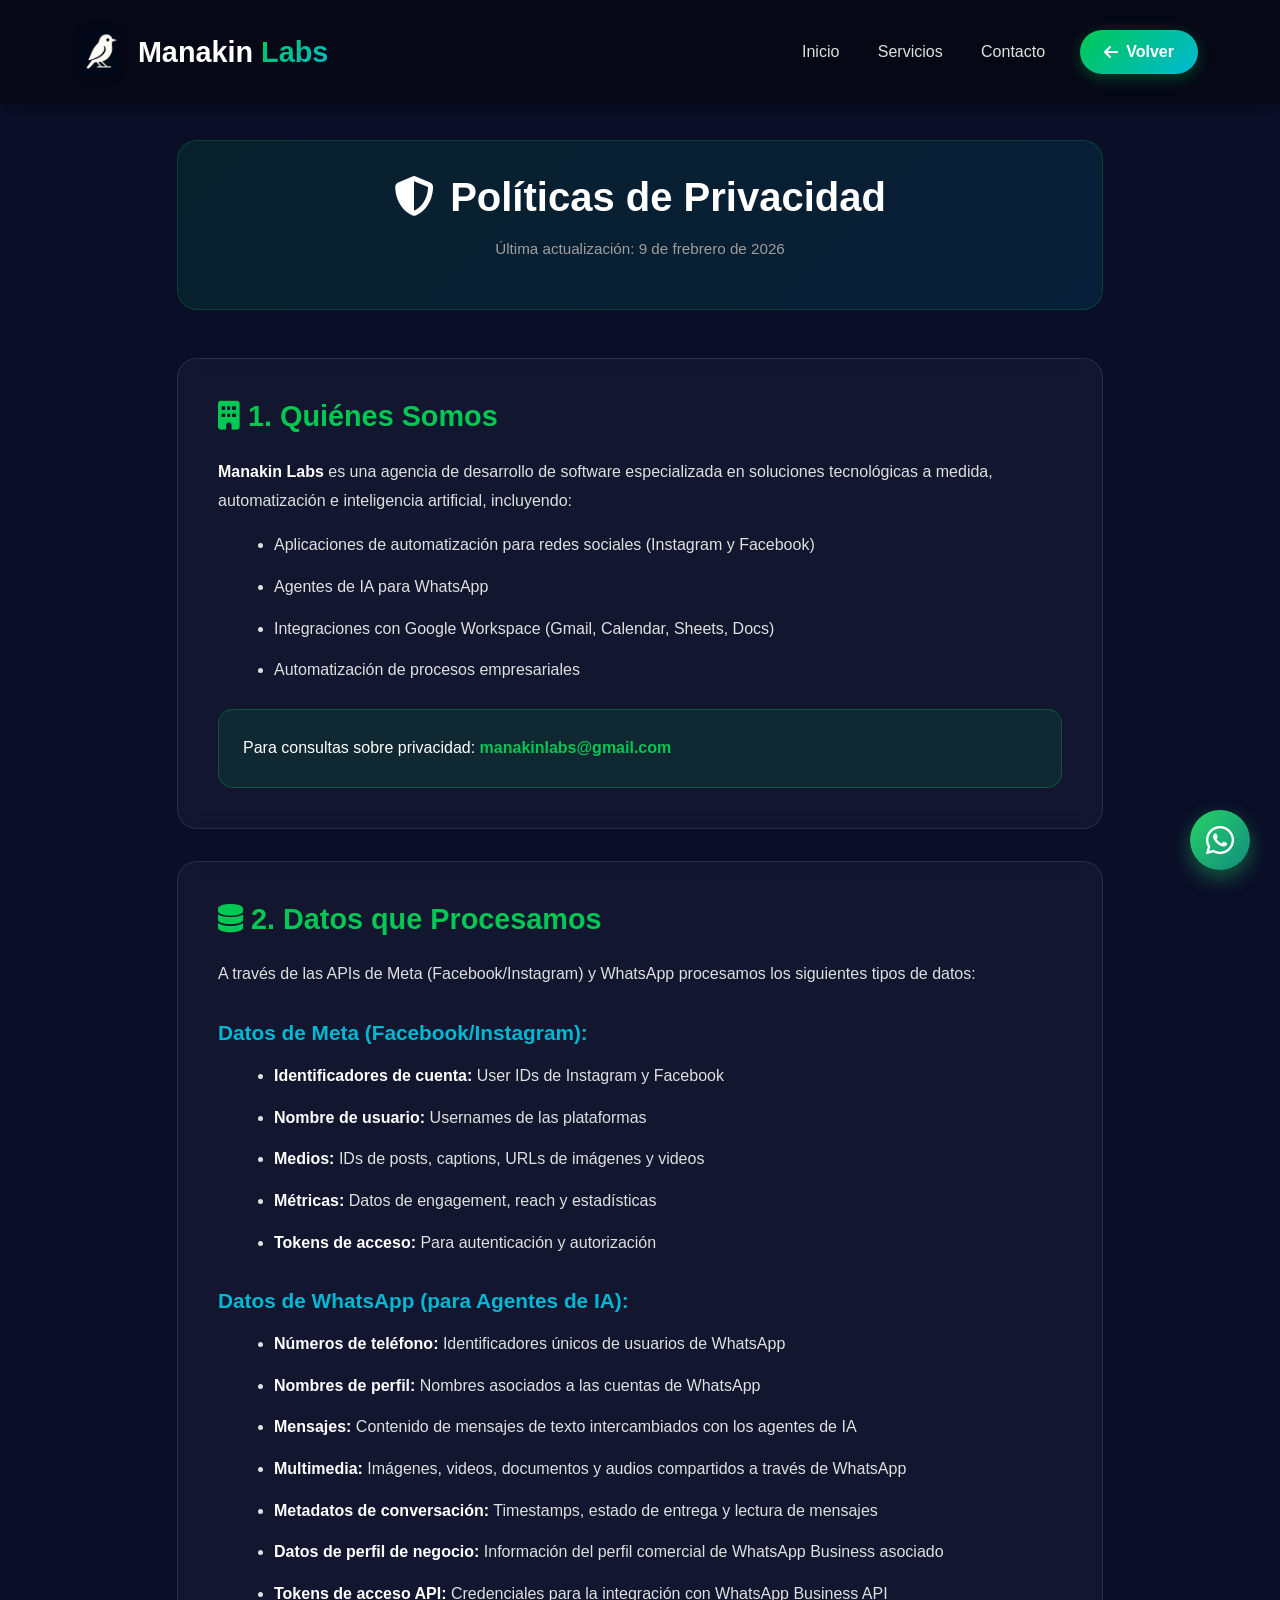
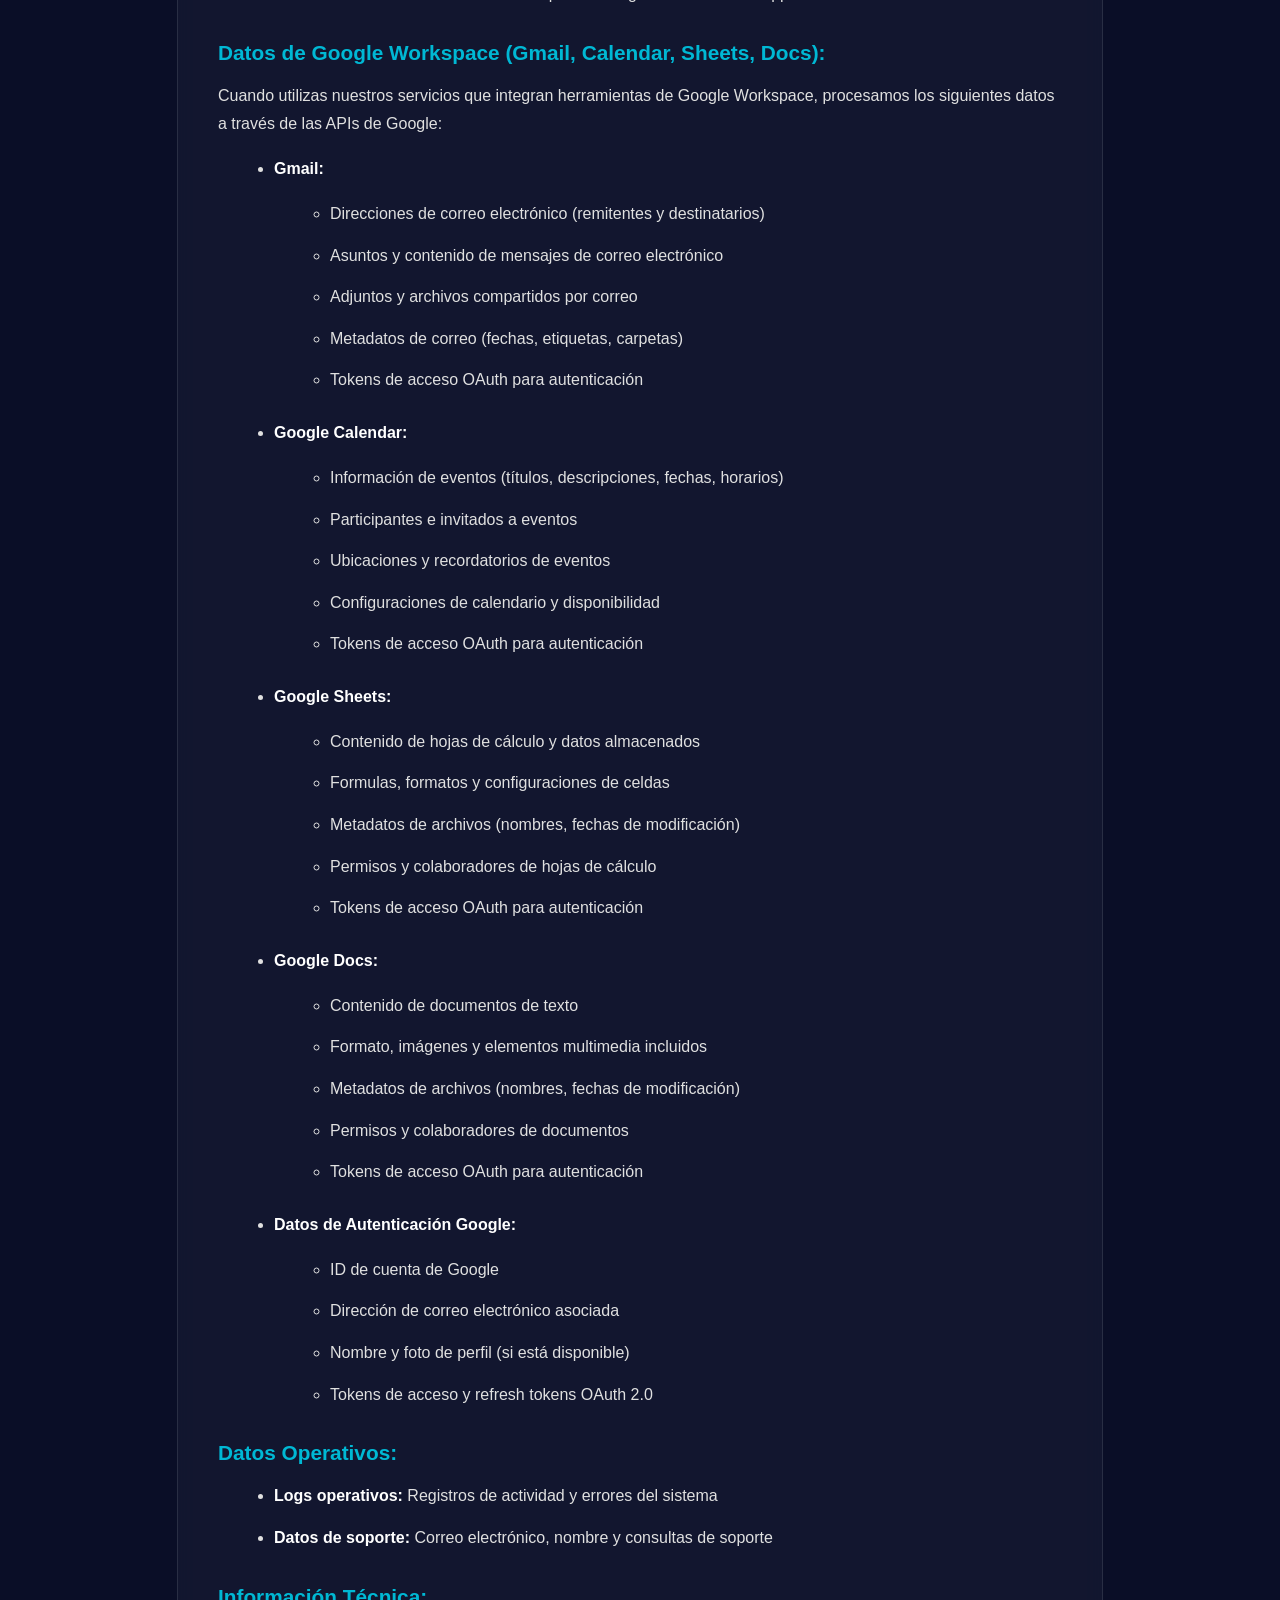
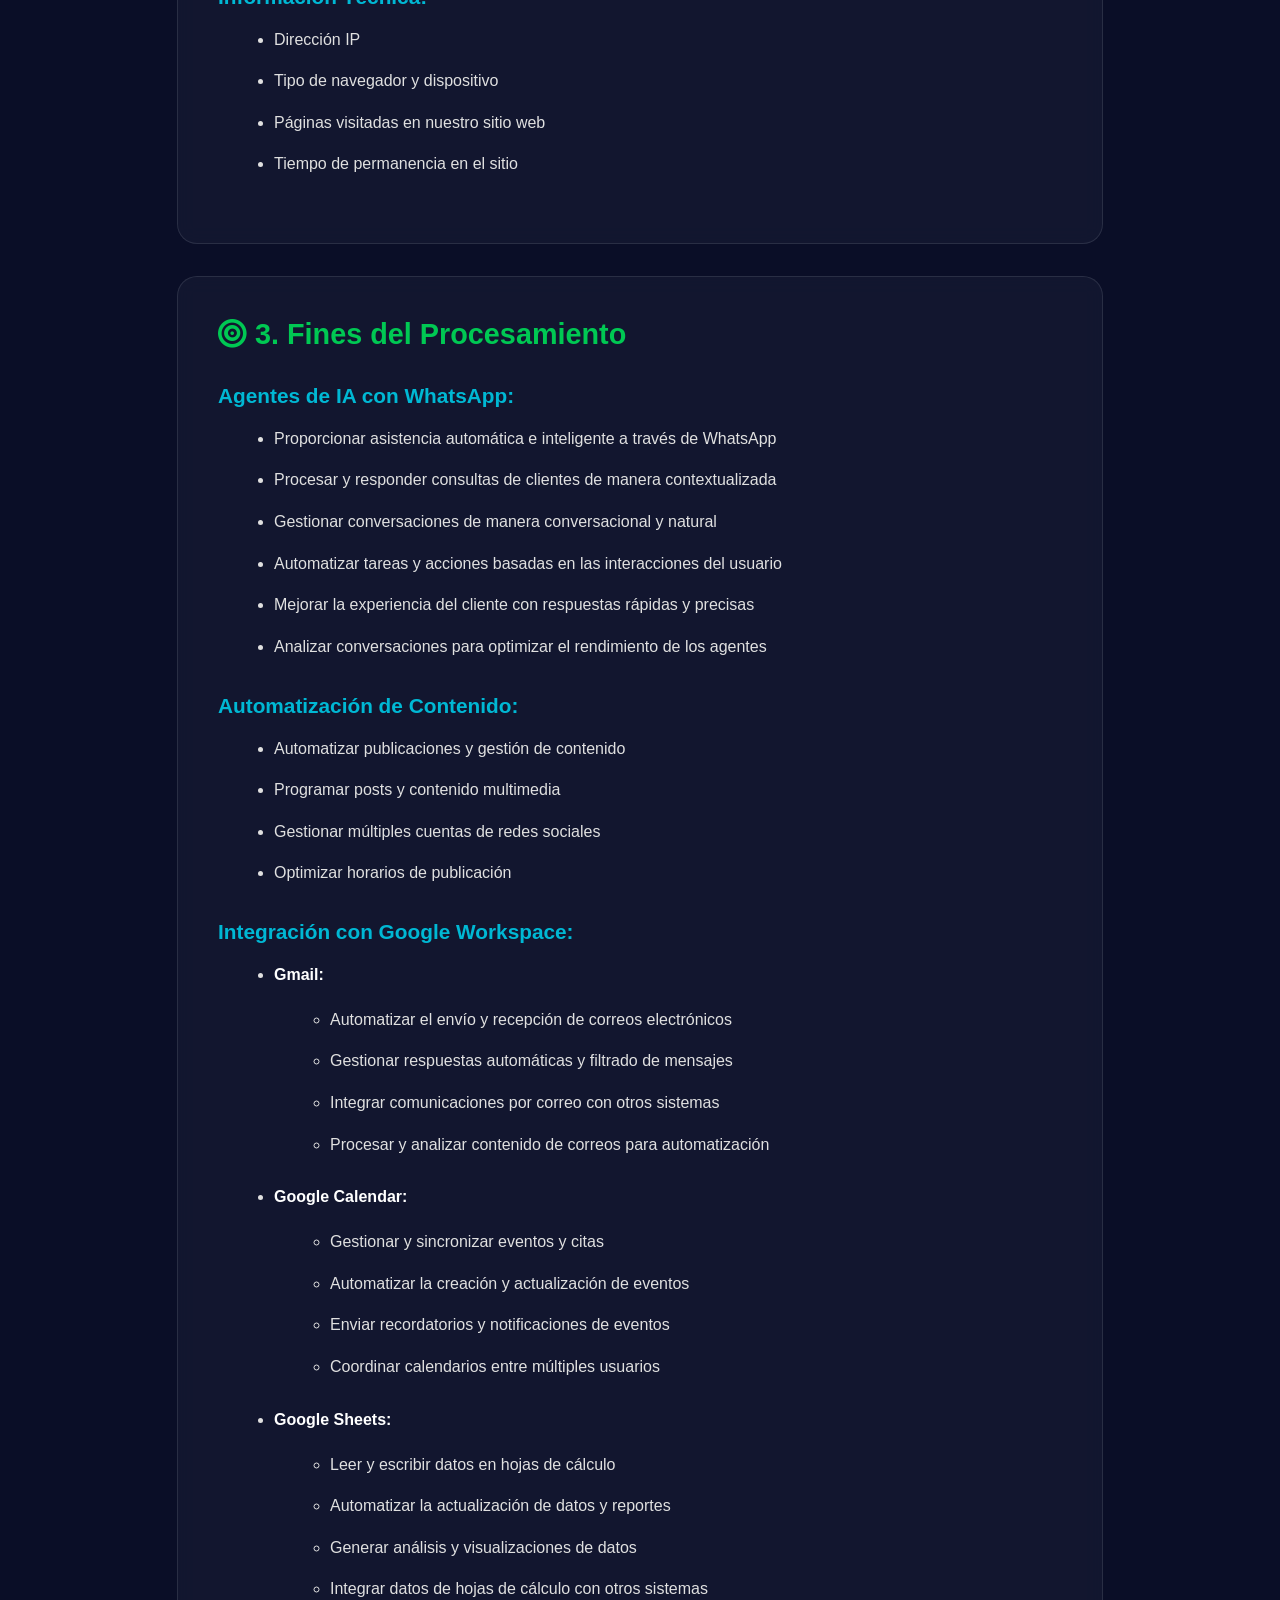
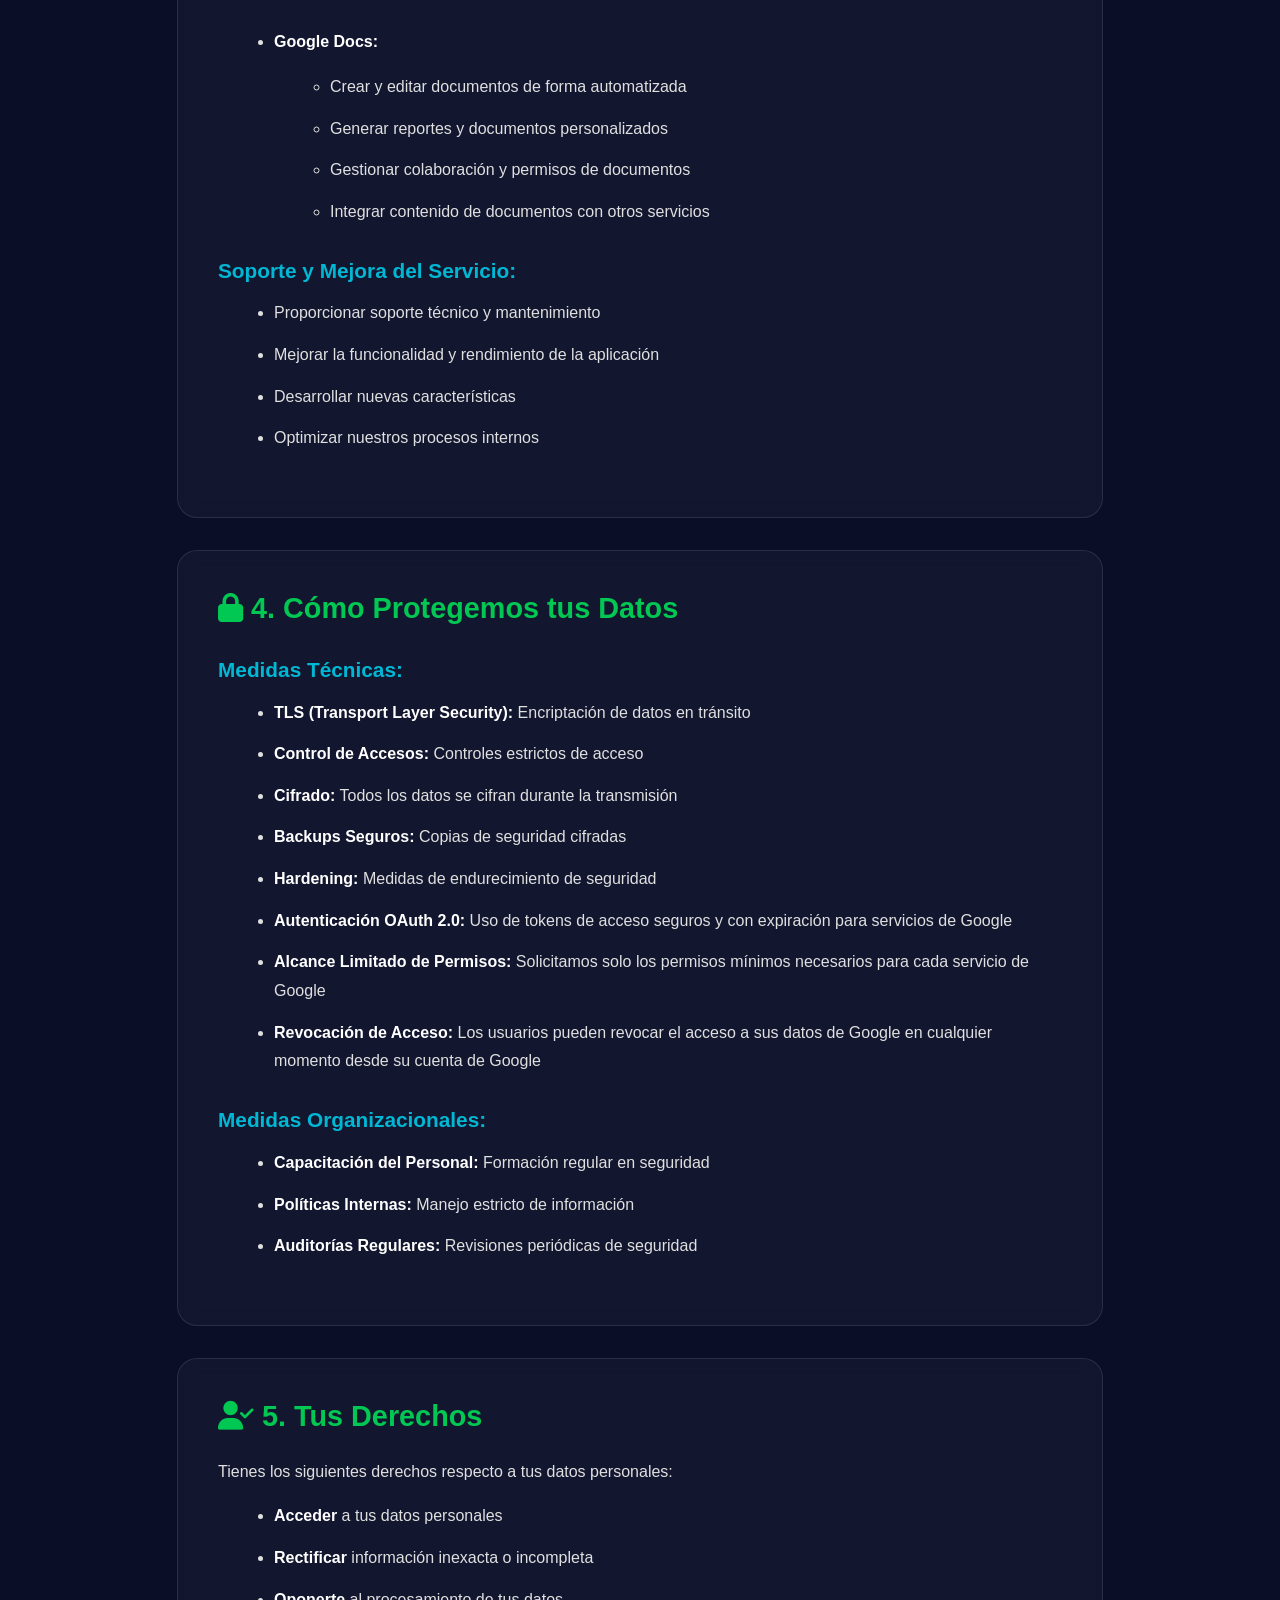
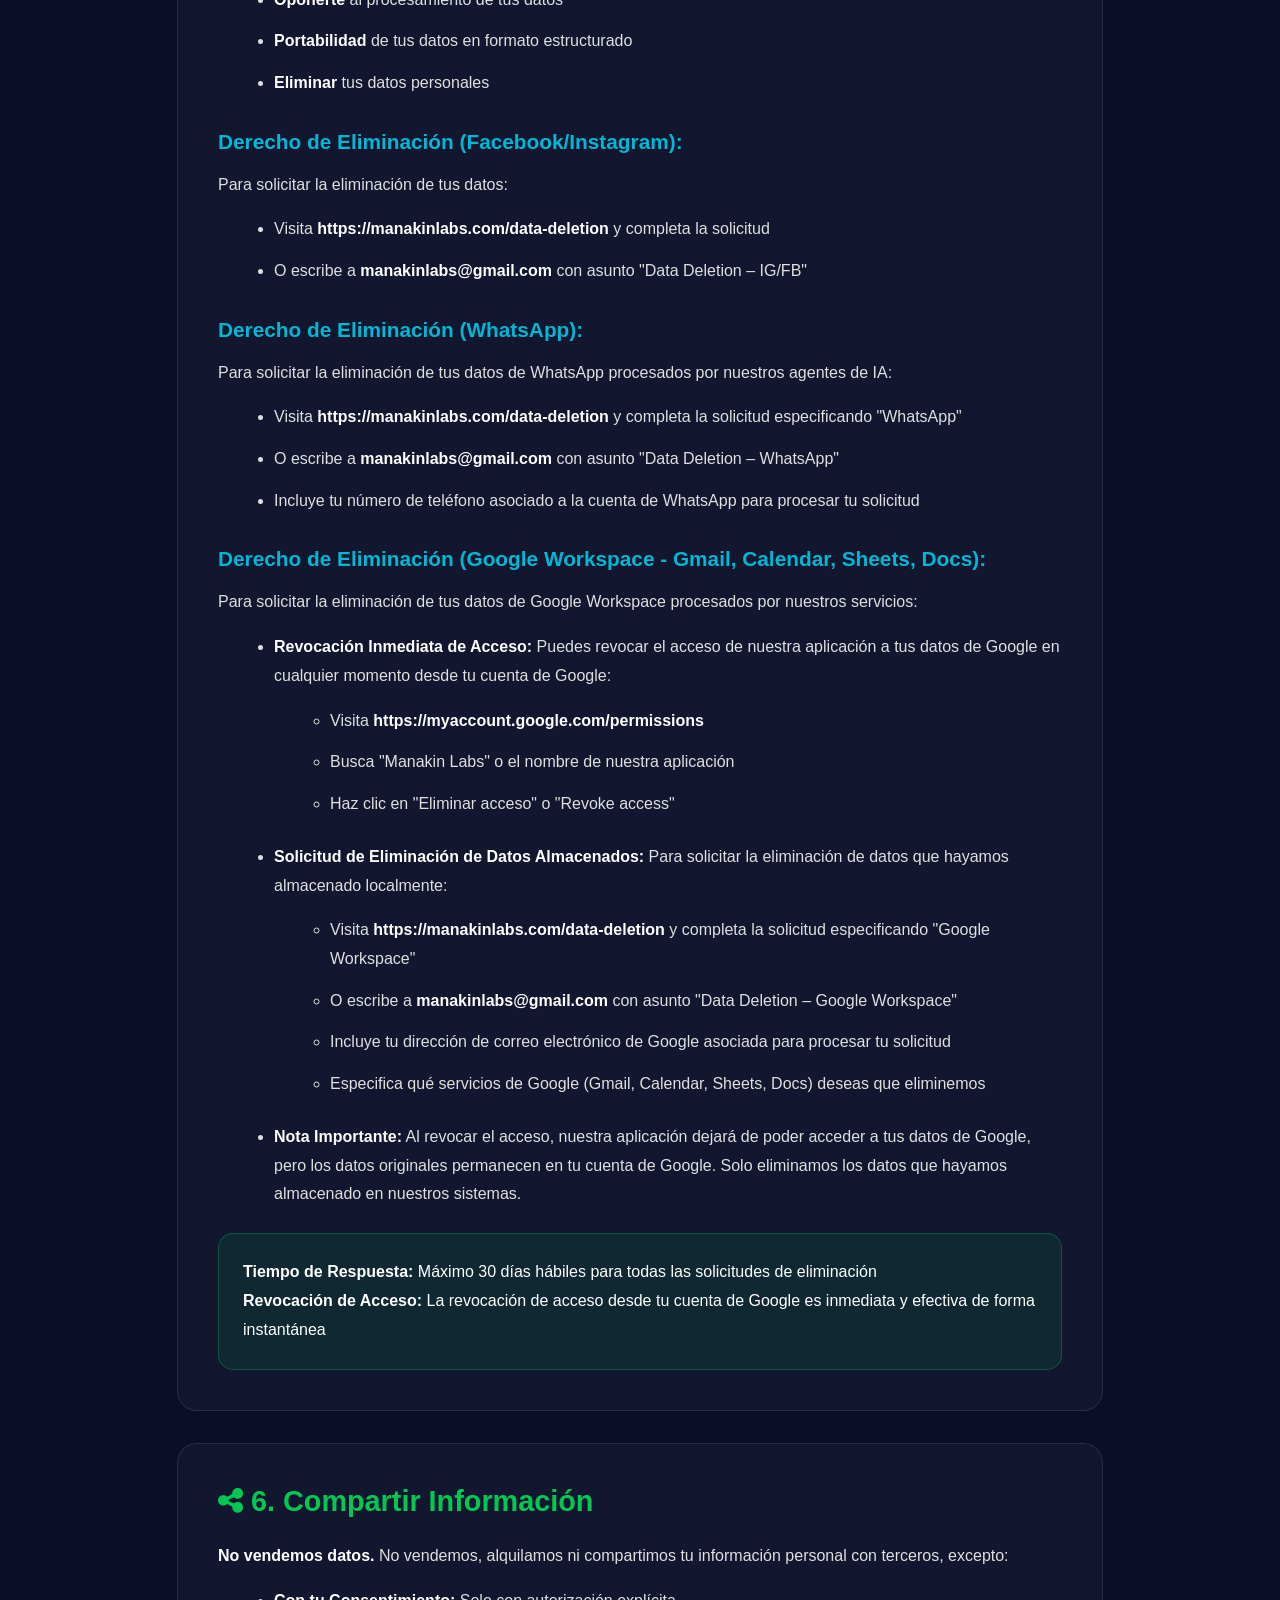
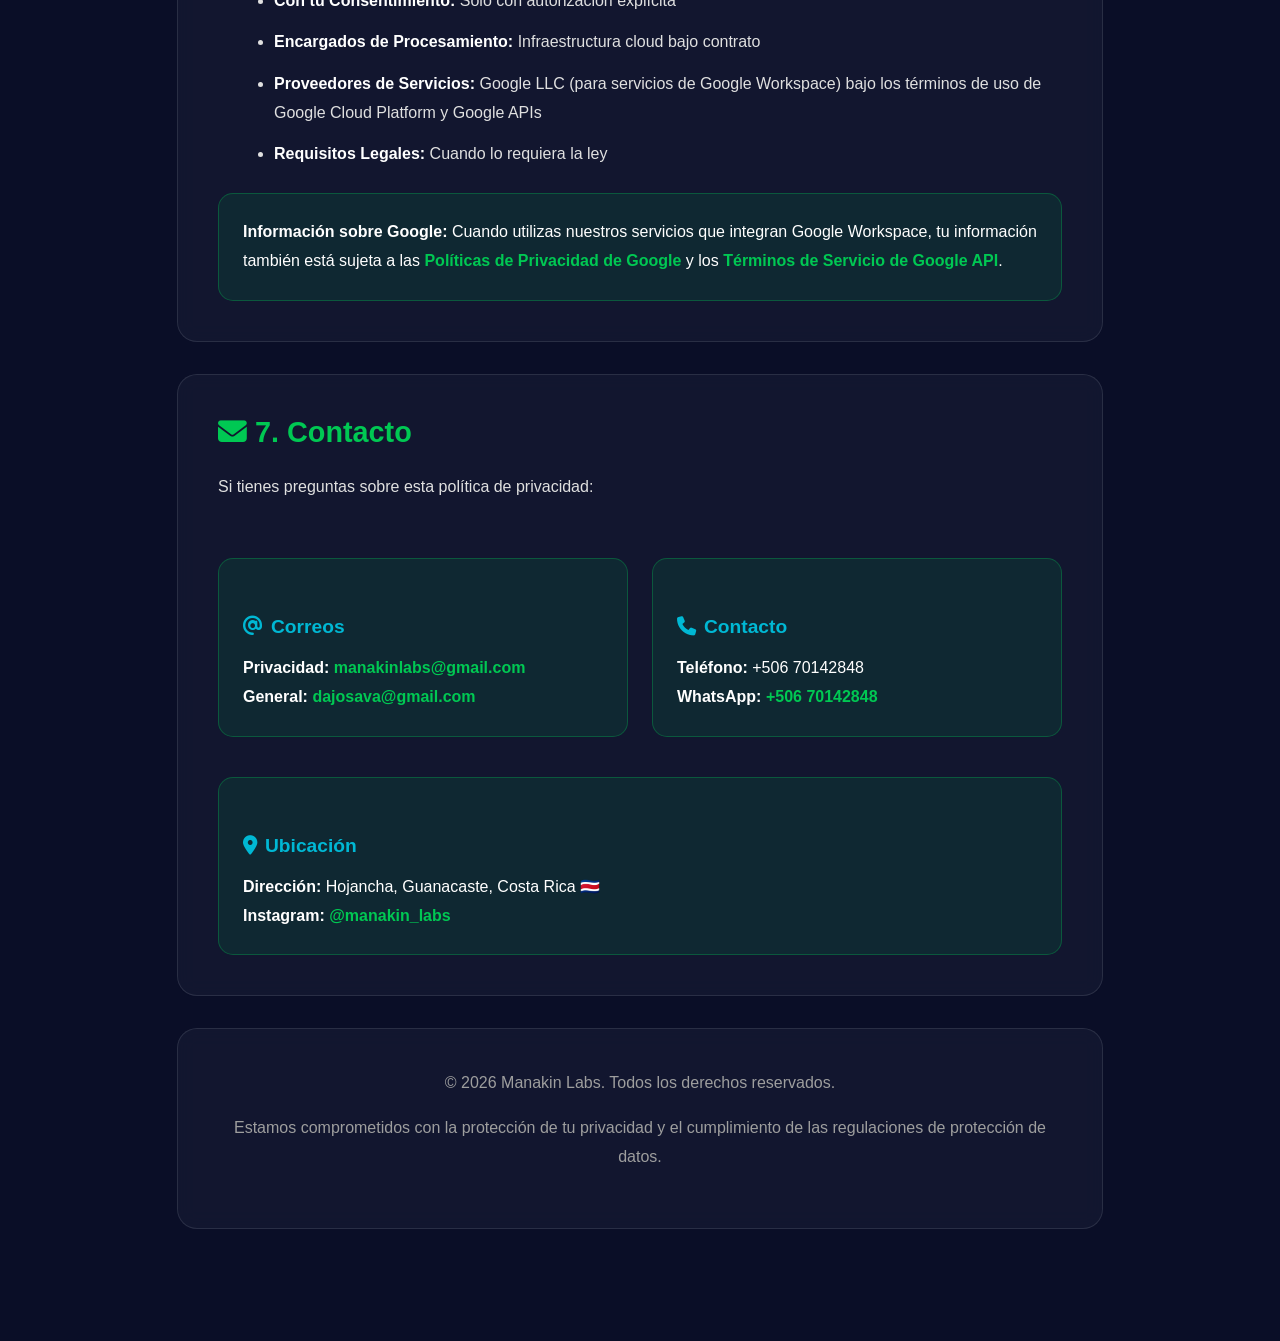
<file: politicas-privacidad.html>
<!DOCTYPE html>
<html lang="es">
<head>
    <meta charset="UTF-8">
    <meta name="viewport" content="width=device-width, initial-scale=1.0, maximum-scale=1.0, user-scalable=no">
    <title>Políticas de Privacidad - Manakin Labs</title>
    
    <!-- Security Headers -->
    <meta http-equiv="Content-Security-Policy" content="default-src 'self'; script-src 'self' 'unsafe-inline' 'sha256-Q8wNkFqTRRYZ381gIsTKM2K3X1b4wbtawDeJJfJtuUI=' 'sha256-TyR6IOxHwHQJ3+DYRg5Uy7EE/AEx50o80X7NkGy+lTU=' 'sha256-puQafBKD5KGNykSh3i5m2IBWgS9TkIyzcPY6Z6RLMrQ=' 'sha256-qYt2VaU2jNGMVro/w4jw1rQndPHqVzcsb8yPsnxbCtY=' 'sha256-hUUX/IP5OoG4HjayLAYygnG7htWOiaJb3c+bgMFHW5E=' 'sha256-PTFgla6CTEX+DB4/ZBgBX1ZTrmZlcogTNEP+YrZwJxo=' 'sha256-vvt4KWwuNr51XfE5m+hzeNEGhiOfZzG97ccfqGsPwvE=' https://cdn.jsdelivr.net https://unpkg.com https://www.googletagmanager.com; script-src-elem 'self' 'unsafe-inline' https://cdn.jsdelivr.net https://unpkg.com https://www.googletagmanager.com; object-src 'none'; style-src 'self' 'unsafe-inline' https://cdn.jsdelivr.net https://cdnjs.cloudflare.com https://unpkg.com https://fonts.googleapis.com; font-src 'self' https://fonts.gstatic.com https://cdnjs.cloudflare.com; img-src 'self' data: https: blob:; connect-src 'self' https://cdn.jsdelivr.net https://webhook.n8.manakinlabs.com https://n8.manakinlabs.com https://wa.me https://www.googletagmanager.com https://www.google-analytics.com; frame-src 'self' https://webhook.n8.manakinlabs.com https://n8.manakinlabs.com; base-uri 'self'; form-action 'self' https://wa.me; worker-src 'self' blob:; upgrade-insecure-requests;">
    <meta http-equiv="X-Content-Type-Options" content="nosniff">
    
    <!-- Favicon optimizado -->
    <link rel="icon" type="image/x-icon" href="images/favicon.ico">
    <link rel="shortcut icon" href="images/favicon.ico" type="image/x-icon">
    <meta name="theme-color" content="#0A0E27">
    
    <!-- Bootstrap 5.3 -->
    <link href="https://cdn.jsdelivr.net/npm/bootstrap@5.3.0/dist/css/bootstrap.min.css" rel="stylesheet" integrity="sha384-9ndCyUaIbzAi2FUVXJi0CjmCapSmO7SnpJef0486qhLnuZ2cdeRhO02iuK6FUUVM" crossorigin="anonymous">
    
    <!-- Font Awesome 6 -->
    <link rel="stylesheet" href="https://cdnjs.cloudflare.com/ajax/libs/font-awesome/6.4.0/css/all.min.css" integrity="sha384-iw3OoTErCYJJB9mCa8LNS2hbsQ7M3C0EpIsO/H5+EGAkPGc6rk+V8i04oW/K5xq0" crossorigin="anonymous">
    
    <!-- AOS - Animate On Scroll -->
    <link href="https://unpkg.com/aos@2.3.1/dist/aos.css" rel="stylesheet" integrity="sha384-/rJKQnzOkEo+daG0jMjU1IwwY9unxt1NBw3Ef2fmOJ3PW/TfAg2KXVoWwMZQZtw9" crossorigin="anonymous">
    
    <!-- Google Fonts -->
    <link rel="preconnect" href="https://fonts.googleapis.com">
    <link rel="preconnect" href="https://fonts.gstatic.com" crossorigin>
    <link href="https://fonts.googleapis.com/css2?family=Inter:wght@300;400;500;600;700;800;900&family=Poppins:wght@300;400;500;600;700;800;900&display=swap" rel="stylesheet">
    
    <!-- Custom Styles -->
    <link rel="stylesheet" href="css/styles.css">
    
    <style>
        /* Estilos básicos de respaldo */
        body {
            margin: 0;
            padding: 0;
            font-family: 'Inter', 'Poppins', -apple-system, BlinkMacSystemFont, 'Segoe UI', Roboto, sans-serif;
        }
        
        /* Fallback si las variables CSS no cargan */
        :root {
            --dark-bg: #0A0E27;
            --card-bg: rgba(20, 25, 50, 0.8);
            --primary-green: #00C853;
            --secondary-green: #00B8D4;
            --white: #FFFFFF;
            --light-text: #E0E0E0;
            --muted-text: #9E9E9E;
            --transition-normal: all 0.3s ease;
            --shadow-lg: 0 10px 40px rgba(0, 0, 0, 0.3);
            --font-secondary: 'Poppins', sans-serif;
        }
        
        /* Asegurar que el contenedor sea visible */
        .content-wrapper {
            display: block !important;
            visibility: visible !important;
        }
        
        /* Estilos para privacy-section */
        .privacy-section {
            background: var(--card-bg);
            backdrop-filter: blur(10px);
            border: 1px solid rgba(255, 255, 255, 0.1);
            border-radius: 20px;
            padding: 2.5rem;
            margin-bottom: 2rem;
            transition: var(--transition-normal);
        }
        
        .privacy-section:hover {
            box-shadow: var(--shadow-lg), 0 0 30px rgba(0, 200, 83, 0.1);
            border-color: rgba(0, 200, 83, 0.2);
        }
        
        .privacy-section h2 {
            color: var(--primary-green);
            font-size: 1.8rem;
            font-weight: 700;
            margin-bottom: 1.5rem;
            font-family: var(--font-secondary);
        }
        
        .privacy-section h3 {
            color: var(--secondary-green);
            font-size: 1.3rem;
            font-weight: 600;
            margin: 2rem 0 1rem;
        }
        
        .privacy-section p {
            color: var(--light-text);
            line-height: 1.8;
            margin-bottom: 1rem;
        }
        
        .privacy-section ul {
            color: var(--light-text);
            margin: 1rem 0 1.5rem 1.5rem;
        }
        
        .privacy-section li {
            margin-bottom: 0.8rem;
            line-height: 1.8;
        }
        
        .privacy-section strong {
            color: var(--white);
        }
        
        .privacy-header {
            text-align: center;
            padding: 2rem;
            border-radius: 20px;
            background: linear-gradient(135deg, rgba(0, 200, 83, 0.1) 0%, rgba(0, 184, 212, 0.1) 100%);
            border: 1px solid rgba(0, 200, 83, 0.2);
            margin-bottom: 3rem;
        }
        
        .privacy-header h1 {
            font-size: 2.5rem;
            font-weight: 900;
            margin-bottom: 1rem;
            font-family: var(--font-secondary);
        }
        
        .privacy-header .update-date {
            color: var(--muted-text);
            font-size: 0.95rem;
        }
        
        .back-btn {
            display: inline-flex;
            align-items: center;
            gap: 0.5rem;
            padding: 0.8rem 1.5rem;
            background: var(--gradient-primary);
            color: var(--white);
            text-decoration: none;
            border-radius: 12px;
            font-weight: 600;
            transition: var(--transition-normal);
            box-shadow: 0 4px 15px rgba(0, 200, 83, 0.3);
        }
        
        .back-btn:hover {
            transform: translateY(-3px);
            box-shadow: 0 6px 25px rgba(0, 200, 83, 0.5);
            color: var(--white);
        }
        
        .content-wrapper {
            padding: 140px 0 80px;
            min-height: 100vh;
            background: var(--dark-bg);
        }
        
        .contact-box {
            background: rgba(0, 200, 83, 0.1);
            border: 1px solid rgba(0, 200, 83, 0.3);
            border-radius: 15px;
            padding: 1.5rem;
            margin-top: 1rem;
        }
        
        .contact-box p {
            margin: 0;
            color: var(--white);
        }
        
        .contact-box a {
            color: var(--primary-green);
            text-decoration: none;
            font-weight: 600;
        }
        
        .contact-box a:hover {
            text-decoration: underline;
        }
    </style>
    
    <!-- Google tag (gtag.js) -->
    <script async src="https://www.googletagmanager.com/gtag/js?id=AW-17717129679"></script>
    <script>
      window.dataLayer = window.dataLayer || [];
      function gtag(){dataLayer.push(arguments);}
      gtag('js', new Date());

      gtag('config', 'AW-17717129679');
    </script>
</head>
<body>
    <!-- Navbar Premium -->
    <nav class="navbar navbar-expand-lg navbar-dark fixed-top" id="mainNav">
        <div class="container">
            <a class="navbar-brand" href="index.html">
                <img src="./assets/manakinbird.png" alt="Manakin Labs" class="brand-logo">
                Manakin <span class="brand-highlight">Labs</span>
            </a>
            <button class="navbar-toggler" type="button" data-bs-toggle="collapse" data-bs-target="#navbarNav">
                <span class="navbar-toggler-icon"></span>
            </button>
            <div class="collapse navbar-collapse" id="navbarNav">
                <ul class="navbar-nav ms-auto align-items-center">
                    <li class="nav-item"><a class="nav-link" href="index.html#inicio">Inicio</a></li>
                    <li class="nav-item"><a class="nav-link" href="index.html#servicios">Servicios</a></li>
                    <li class="nav-item"><a class="nav-link" href="index.html#contacto">Contacto</a></li>
                    <li class="nav-item ms-lg-3">
                        <a href="index.html" class="btn btn-primary-custom">
                            <i class="fas fa-arrow-left me-2"></i>Volver
                        </a>
                    </li>
                </ul>
            </div>
        </div>
    </nav>

    <!-- Content -->
    <div class="content-wrapper">
        <div class="container">
            <div class="row justify-content-center">
                <div class="col-lg-10">
                    <!-- Header -->
                    <div class="privacy-header" data-aos="fade-up">
                        <h1><i class="fas fa-shield-alt me-3"></i>Políticas de Privacidad</h1>
                        <p class="update-date">Última actualización: 9 de frebrero de 2026</p>
                    </div>

                    <!-- Sección 1 -->
                    <div class="privacy-section" data-aos="fade-up" data-aos-delay="100">
                        <h2><i class="fas fa-building me-2"></i>1. Quiénes Somos</h2>
                        <p><strong>Manakin Labs</strong> es una agencia de desarrollo de software especializada en soluciones tecnológicas a medida, automatización e inteligencia artificial, incluyendo:</p>
                        <ul>
                            <li>Aplicaciones de automatización para redes sociales (Instagram y Facebook)</li>
                            <li>Agentes de IA para WhatsApp</li>
                            <li>Integraciones con Google Workspace (Gmail, Calendar, Sheets, Docs)</li>
                            <li>Automatización de procesos empresariales</li>
                        </ul>
                        
                        <div class="contact-box">
                            <p>Para consultas sobre privacidad: <a href="mailto:manakinlabs@gmail.com">manakinlabs@gmail.com</a></p>
                        </div>
                    </div>

                    <!-- Sección 2 -->
                    <div class="privacy-section" data-aos="fade-up" data-aos-delay="200">
                        <h2><i class="fas fa-database me-2"></i>2. Datos que Procesamos</h2>
                        <p>A través de las APIs de Meta (Facebook/Instagram) y WhatsApp procesamos los siguientes tipos de datos:</p>
                        
                        <h3>Datos de Meta (Facebook/Instagram):</h3>
                        <ul>
                            <li><strong>Identificadores de cuenta:</strong> User IDs de Instagram y Facebook</li>
                            <li><strong>Nombre de usuario:</strong> Usernames de las plataformas</li>
                            <li><strong>Medios:</strong> IDs de posts, captions, URLs de imágenes y videos</li>
                            <li><strong>Métricas:</strong> Datos de engagement, reach y estadísticas</li>
                            <li><strong>Tokens de acceso:</strong> Para autenticación y autorización</li>
                        </ul>

                        <h3>Datos de WhatsApp (para Agentes de IA):</h3>
                        <ul>
                            <li><strong>Números de teléfono:</strong> Identificadores únicos de usuarios de WhatsApp</li>
                            <li><strong>Nombres de perfil:</strong> Nombres asociados a las cuentas de WhatsApp</li>
                            <li><strong>Mensajes:</strong> Contenido de mensajes de texto intercambiados con los agentes de IA</li>
                            <li><strong>Multimedia:</strong> Imágenes, videos, documentos y audios compartidos a través de WhatsApp</li>
                            <li><strong>Metadatos de conversación:</strong> Timestamps, estado de entrega y lectura de mensajes</li>
                            <li><strong>Datos de perfil de negocio:</strong> Información del perfil comercial de WhatsApp Business asociado</li>
                            <li><strong>Tokens de acceso API:</strong> Credenciales para la integración con WhatsApp Business API</li>
                        </ul>

                        <h3>Datos de Google Workspace (Gmail, Calendar, Sheets, Docs):</h3>
                        <p>Cuando utilizas nuestros servicios que integran herramientas de Google Workspace, procesamos los siguientes datos a través de las APIs de Google:</p>
                        <ul>
                            <li><strong>Gmail:</strong>
                                <ul>
                                    <li>Direcciones de correo electrónico (remitentes y destinatarios)</li>
                                    <li>Asuntos y contenido de mensajes de correo electrónico</li>
                                    <li>Adjuntos y archivos compartidos por correo</li>
                                    <li>Metadatos de correo (fechas, etiquetas, carpetas)</li>
                                    <li>Tokens de acceso OAuth para autenticación</li>
                                </ul>
                            </li>
                            <li><strong>Google Calendar:</strong>
                                <ul>
                                    <li>Información de eventos (títulos, descripciones, fechas, horarios)</li>
                                    <li>Participantes e invitados a eventos</li>
                                    <li>Ubicaciones y recordatorios de eventos</li>
                                    <li>Configuraciones de calendario y disponibilidad</li>
                                    <li>Tokens de acceso OAuth para autenticación</li>
                                </ul>
                            </li>
                            <li><strong>Google Sheets:</strong>
                                <ul>
                                    <li>Contenido de hojas de cálculo y datos almacenados</li>
                                    <li>Formulas, formatos y configuraciones de celdas</li>
                                    <li>Metadatos de archivos (nombres, fechas de modificación)</li>
                                    <li>Permisos y colaboradores de hojas de cálculo</li>
                                    <li>Tokens de acceso OAuth para autenticación</li>
                                </ul>
                            </li>
                            <li><strong>Google Docs:</strong>
                                <ul>
                                    <li>Contenido de documentos de texto</li>
                                    <li>Formato, imágenes y elementos multimedia incluidos</li>
                                    <li>Metadatos de archivos (nombres, fechas de modificación)</li>
                                    <li>Permisos y colaboradores de documentos</li>
                                    <li>Tokens de acceso OAuth para autenticación</li>
                                </ul>
                            </li>
                            <li><strong>Datos de Autenticación Google:</strong>
                                <ul>
                                    <li>ID de cuenta de Google</li>
                                    <li>Dirección de correo electrónico asociada</li>
                                    <li>Nombre y foto de perfil (si está disponible)</li>
                                    <li>Tokens de acceso y refresh tokens OAuth 2.0</li>
                                </ul>
                            </li>
                        </ul>

                        <h3>Datos Operativos:</h3>
                        <ul>
                            <li><strong>Logs operativos:</strong> Registros de actividad y errores del sistema</li>
                            <li><strong>Datos de soporte:</strong> Correo electrónico, nombre y consultas de soporte</li>
                        </ul>

                        <h3>Información Técnica:</h3>
                        <ul>
                            <li>Dirección IP</li>
                            <li>Tipo de navegador y dispositivo</li>
                            <li>Páginas visitadas en nuestro sitio web</li>
                            <li>Tiempo de permanencia en el sitio</li>
                        </ul>
                    </div>

                    <!-- Sección 3 -->
                    <div class="privacy-section" data-aos="fade-up" data-aos-delay="300">
                        <h2><i class="fas fa-bullseye me-2"></i>3. Fines del Procesamiento</h2>
                        
                        <h3>Agentes de IA con WhatsApp:</h3>
                        <ul>
                            <li>Proporcionar asistencia automática e inteligente a través de WhatsApp</li>
                            <li>Procesar y responder consultas de clientes de manera contextualizada</li>
                            <li>Gestionar conversaciones de manera conversacional y natural</li>
                            <li>Automatizar tareas y acciones basadas en las interacciones del usuario</li>
                            <li>Mejorar la experiencia del cliente con respuestas rápidas y precisas</li>
                            <li>Analizar conversaciones para optimizar el rendimiento de los agentes</li>
                        </ul>

                        <h3>Automatización de Contenido:</h3>
                        <ul>
                            <li>Automatizar publicaciones y gestión de contenido</li>
                            <li>Programar posts y contenido multimedia</li>
                            <li>Gestionar múltiples cuentas de redes sociales</li>
                            <li>Optimizar horarios de publicación</li>
                        </ul>

                        <h3>Integración con Google Workspace:</h3>
                        <ul>
                            <li><strong>Gmail:</strong>
                                <ul>
                                    <li>Automatizar el envío y recepción de correos electrónicos</li>
                                    <li>Gestionar respuestas automáticas y filtrado de mensajes</li>
                                    <li>Integrar comunicaciones por correo con otros sistemas</li>
                                    <li>Procesar y analizar contenido de correos para automatización</li>
                                </ul>
                            </li>
                            <li><strong>Google Calendar:</strong>
                                <ul>
                                    <li>Gestionar y sincronizar eventos y citas</li>
                                    <li>Automatizar la creación y actualización de eventos</li>
                                    <li>Enviar recordatorios y notificaciones de eventos</li>
                                    <li>Coordinar calendarios entre múltiples usuarios</li>
                                </ul>
                            </li>
                            <li><strong>Google Sheets:</strong>
                                <ul>
                                    <li>Leer y escribir datos en hojas de cálculo</li>
                                    <li>Automatizar la actualización de datos y reportes</li>
                                    <li>Generar análisis y visualizaciones de datos</li>
                                    <li>Integrar datos de hojas de cálculo con otros sistemas</li>
                                </ul>
                            </li>
                            <li><strong>Google Docs:</strong>
                                <ul>
                                    <li>Crear y editar documentos de forma automatizada</li>
                                    <li>Generar reportes y documentos personalizados</li>
                                    <li>Gestionar colaboración y permisos de documentos</li>
                                    <li>Integrar contenido de documentos con otros servicios</li>
                                </ul>
                            </li>
                        </ul>

                        <h3>Soporte y Mejora del Servicio:</h3>
                        <ul>
                            <li>Proporcionar soporte técnico y mantenimiento</li>
                            <li>Mejorar la funcionalidad y rendimiento de la aplicación</li>
                            <li>Desarrollar nuevas características</li>
                            <li>Optimizar nuestros procesos internos</li>
                        </ul>
                    </div>

                    <!-- Sección 4 -->
                    <div class="privacy-section" data-aos="fade-up" data-aos-delay="400">
                        <h2><i class="fas fa-lock me-2"></i>4. Cómo Protegemos tus Datos</h2>
                        
                        <h3>Medidas Técnicas:</h3>
                        <ul>
                            <li><strong>TLS (Transport Layer Security):</strong> Encriptación de datos en tránsito</li>
                            <li><strong>Control de Accesos:</strong> Controles estrictos de acceso</li>
                            <li><strong>Cifrado:</strong> Todos los datos se cifran durante la transmisión</li>
                            <li><strong>Backups Seguros:</strong> Copias de seguridad cifradas</li>
                            <li><strong>Hardening:</strong> Medidas de endurecimiento de seguridad</li>
                            <li><strong>Autenticación OAuth 2.0:</strong> Uso de tokens de acceso seguros y con expiración para servicios de Google</li>
                            <li><strong>Alcance Limitado de Permisos:</strong> Solicitamos solo los permisos mínimos necesarios para cada servicio de Google</li>
                            <li><strong>Revocación de Acceso:</strong> Los usuarios pueden revocar el acceso a sus datos de Google en cualquier momento desde su cuenta de Google</li>
                        </ul>

                        <h3>Medidas Organizacionales:</h3>
                        <ul>
                            <li><strong>Capacitación del Personal:</strong> Formación regular en seguridad</li>
                            <li><strong>Políticas Internas:</strong> Manejo estricto de información</li>
                            <li><strong>Auditorías Regulares:</strong> Revisiones periódicas de seguridad</li>
                        </ul>
                    </div>

                    <!-- Sección 5 -->
                    <div class="privacy-section" data-aos="fade-up" data-aos-delay="500">
                        <h2><i class="fas fa-user-check me-2"></i>5. Tus Derechos</h2>
                        <p>Tienes los siguientes derechos respecto a tus datos personales:</p>
                        
                        <ul>
                            <li><strong>Acceder</strong> a tus datos personales</li>
                            <li><strong>Rectificar</strong> información inexacta o incompleta</li>
                            <li><strong>Oponerte</strong> al procesamiento de tus datos</li>
                            <li><strong>Portabilidad</strong> de tus datos en formato estructurado</li>
                            <li><strong>Eliminar</strong> tus datos personales</li>
                        </ul>

                        <h3>Derecho de Eliminación (Facebook/Instagram):</h3>
                        <p>Para solicitar la eliminación de tus datos:</p>
                        <ul>
                            <li>Visita <strong>https://manakinlabs.com/data-deletion</strong> y completa la solicitud</li>
                            <li>O escribe a <strong>manakinlabs@gmail.com</strong> con asunto "Data Deletion – IG/FB"</li>
                        </ul>

                        <h3>Derecho de Eliminación (WhatsApp):</h3>
                        <p>Para solicitar la eliminación de tus datos de WhatsApp procesados por nuestros agentes de IA:</p>
                        <ul>
                            <li>Visita <strong>https://manakinlabs.com/data-deletion</strong> y completa la solicitud especificando "WhatsApp"</li>
                            <li>O escribe a <strong>manakinlabs@gmail.com</strong> con asunto "Data Deletion – WhatsApp"</li>
                            <li>Incluye tu número de teléfono asociado a la cuenta de WhatsApp para procesar tu solicitud</li>
                        </ul>

                        <h3>Derecho de Eliminación (Google Workspace - Gmail, Calendar, Sheets, Docs):</h3>
                        <p>Para solicitar la eliminación de tus datos de Google Workspace procesados por nuestros servicios:</p>
                        <ul>
                            <li><strong>Revocación Inmediata de Acceso:</strong> Puedes revocar el acceso de nuestra aplicación a tus datos de Google en cualquier momento desde tu cuenta de Google:
                                <ul>
                                    <li>Visita <strong>https://myaccount.google.com/permissions</strong></li>
                                    <li>Busca "Manakin Labs" o el nombre de nuestra aplicación</li>
                                    <li>Haz clic en "Eliminar acceso" o "Revoke access"</li>
                                </ul>
                            </li>
                            <li><strong>Solicitud de Eliminación de Datos Almacenados:</strong> Para solicitar la eliminación de datos que hayamos almacenado localmente:
                                <ul>
                                    <li>Visita <strong>https://manakinlabs.com/data-deletion</strong> y completa la solicitud especificando "Google Workspace"</li>
                                    <li>O escribe a <strong>manakinlabs@gmail.com</strong> con asunto "Data Deletion – Google Workspace"</li>
                                    <li>Incluye tu dirección de correo electrónico de Google asociada para procesar tu solicitud</li>
                                    <li>Especifica qué servicios de Google (Gmail, Calendar, Sheets, Docs) deseas que eliminemos</li>
                                </ul>
                            </li>
                            <li><strong>Nota Importante:</strong> Al revocar el acceso, nuestra aplicación dejará de poder acceder a tus datos de Google, pero los datos originales permanecen en tu cuenta de Google. Solo eliminamos los datos que hayamos almacenado en nuestros sistemas.</li>
                        </ul>
                        
                        <div class="contact-box">
                            <p><strong>Tiempo de Respuesta:</strong> Máximo 30 días hábiles para todas las solicitudes de eliminación</p>
                            <p><strong>Revocación de Acceso:</strong> La revocación de acceso desde tu cuenta de Google es inmediata y efectiva de forma instantánea</p>
                        </div>
                    </div>

                    <!-- Sección 6 -->
                    <div class="privacy-section" data-aos="fade-up" data-aos-delay="600">
                        <h2><i class="fas fa-share-alt me-2"></i>6. Compartir Información</h2>
                        <p><strong>No vendemos datos.</strong> No vendemos, alquilamos ni compartimos tu información personal con terceros, excepto:</p>
                        
                        <ul>
                            <li><strong>Con tu Consentimiento:</strong> Solo con autorización explícita</li>
                            <li><strong>Encargados de Procesamiento:</strong> Infraestructura cloud bajo contrato</li>
                            <li><strong>Proveedores de Servicios:</strong> Google LLC (para servicios de Google Workspace) bajo los términos de uso de Google Cloud Platform y Google APIs</li>
                            <li><strong>Requisitos Legales:</strong> Cuando lo requiera la ley</li>
                        </ul>
                        
                        <div class="contact-box mt-3">
                            <p><strong>Información sobre Google:</strong> Cuando utilizas nuestros servicios que integran Google Workspace, tu información también está sujeta a las <a href="https://policies.google.com/privacy" target="_blank" rel="noopener noreferrer">Políticas de Privacidad de Google</a> y los <a href="https://developers.google.com/terms/api-services-user-data-policy" target="_blank" rel="noopener noreferrer">Términos de Servicio de Google API</a>.</p>
                        </div>
                    </div>

                    <!-- Sección 7 -->
                    <div class="privacy-section" data-aos="fade-up" data-aos-delay="700">
                        <h2><i class="fas fa-envelope me-2"></i>7. Contacto</h2>
                        <p>Si tienes preguntas sobre esta política de privacidad:</p>
                        
                        <div class="row g-4 mt-3">
                            <div class="col-md-6">
                                <div class="contact-box">
                                    <h3 style="font-size: 1.2rem; margin-bottom: 1rem;"><i class="fas fa-at me-2"></i>Correos</h3>
                                    <p><strong>Privacidad:</strong> <a href="mailto:manakinlabs@gmail.com">manakinlabs@gmail.com</a></p>
                                    <p><strong>General:</strong> <a href="mailto:dajosava@gmail.com">dajosava@gmail.com</a></p>
                                </div>
                            </div>
                            
                            <div class="col-md-6">
                                <div class="contact-box">
                                    <h3 style="font-size: 1.2rem; margin-bottom: 1rem;"><i class="fas fa-phone me-2"></i>Contacto</h3>
                                    <p><strong>Teléfono:</strong> +506 70142848</p>
                                    <p><strong>WhatsApp:</strong> <a href="https://wa.me/50670142848">+506 70142848</a></p>
                                </div>
                            </div>
                            
                            <div class="col-12">
                                <div class="contact-box">
                                    <h3 style="font-size: 1.2rem; margin-bottom: 1rem;"><i class="fas fa-map-marker-alt me-2"></i>Ubicación</h3>
                                    <p><strong>Dirección:</strong> Hojancha, Guanacaste, Costa Rica 🇨🇷</p>
                                    <p><strong>Instagram:</strong> <a href="https://www.instagram.com/manakin_labs/" target="_blank">@manakin_labs</a></p>
                                </div>
                            </div>
                        </div>
                    </div>

                    <!-- Footer de Políticas -->
                    <div class="privacy-section text-center" data-aos="fade-up" data-aos-delay="800">
                        <p style="color: var(--muted-text); margin-bottom: 1rem;">© <span id="current-year"></span> Manakin Labs. Todos los derechos reservados.</p>
                        <p style="color: var(--muted-text);">Estamos comprometidos con la protección de tu privacidad y el cumplimiento de las regulaciones de protección de datos.</p>
                    </div>
                </div>
            </div>
        </div>
    </div>

    <!-- WhatsApp Float Button -->
    <a href="https://wa.me/50670142848?text=Hola%2C%20tengo%20una%20consulta%20sobre%20privacidad." class="whatsapp-float" target="_blank">
        <i class="fab fa-whatsapp"></i>
    </a>

    <!-- Scripts -->
    <script src="https://cdn.jsdelivr.net/npm/bootstrap@5.3.0/dist/js/bootstrap.bundle.min.js" integrity="sha384-geWF76RCwLtnZ8qwWowPQNguL3RmwHVBC9FhGdlKrxdiJJigb/j/68SIy3Te4Bkz" crossorigin="anonymous"></script>
    <script src="https://unpkg.com/aos@2.3.1/dist/aos.js" integrity="sha384-wziAfh6b/qT+3LrqebF9WeK4+J5sehS6FA10J1t3a866kJ/fvU5UwofWnQyzLtwu" crossorigin="anonymous"></script>
    <script>
        // Esperar a que todo cargue
        document.addEventListener('DOMContentLoaded', function() {
            try {
                // Initialize AOS si está disponible
                if (typeof AOS !== 'undefined') {
                    AOS.init({
                        duration: 800,
                        easing: 'ease-out-cubic',
                        once: true,
                        offset: 100
                    });
                }
                
                // Smooth scroll para enlaces
                document.querySelectorAll('a[href^="#"]').forEach(anchor => {
                    anchor.addEventListener('click', function (e) {
                        e.preventDefault();
                        const target = document.querySelector(this.getAttribute('href'));
                        if (target) {
                            target.scrollIntoView({ behavior: 'smooth', block: 'start' });
                        }
                    });
                });
                
                // Inicializar año actual en el footer
                initCurrentYear();
            } catch (error) {
                console.error('Error inicializando scripts:', error);
            }
        });
        
        // Función para actualizar el año automáticamente en el footer
        function initCurrentYear() {
            const yearElement = document.getElementById('current-year');
            if (yearElement) {
                yearElement.textContent = new Date().getFullYear();
            }
        }
    </script>
</body>
</html>
</file>
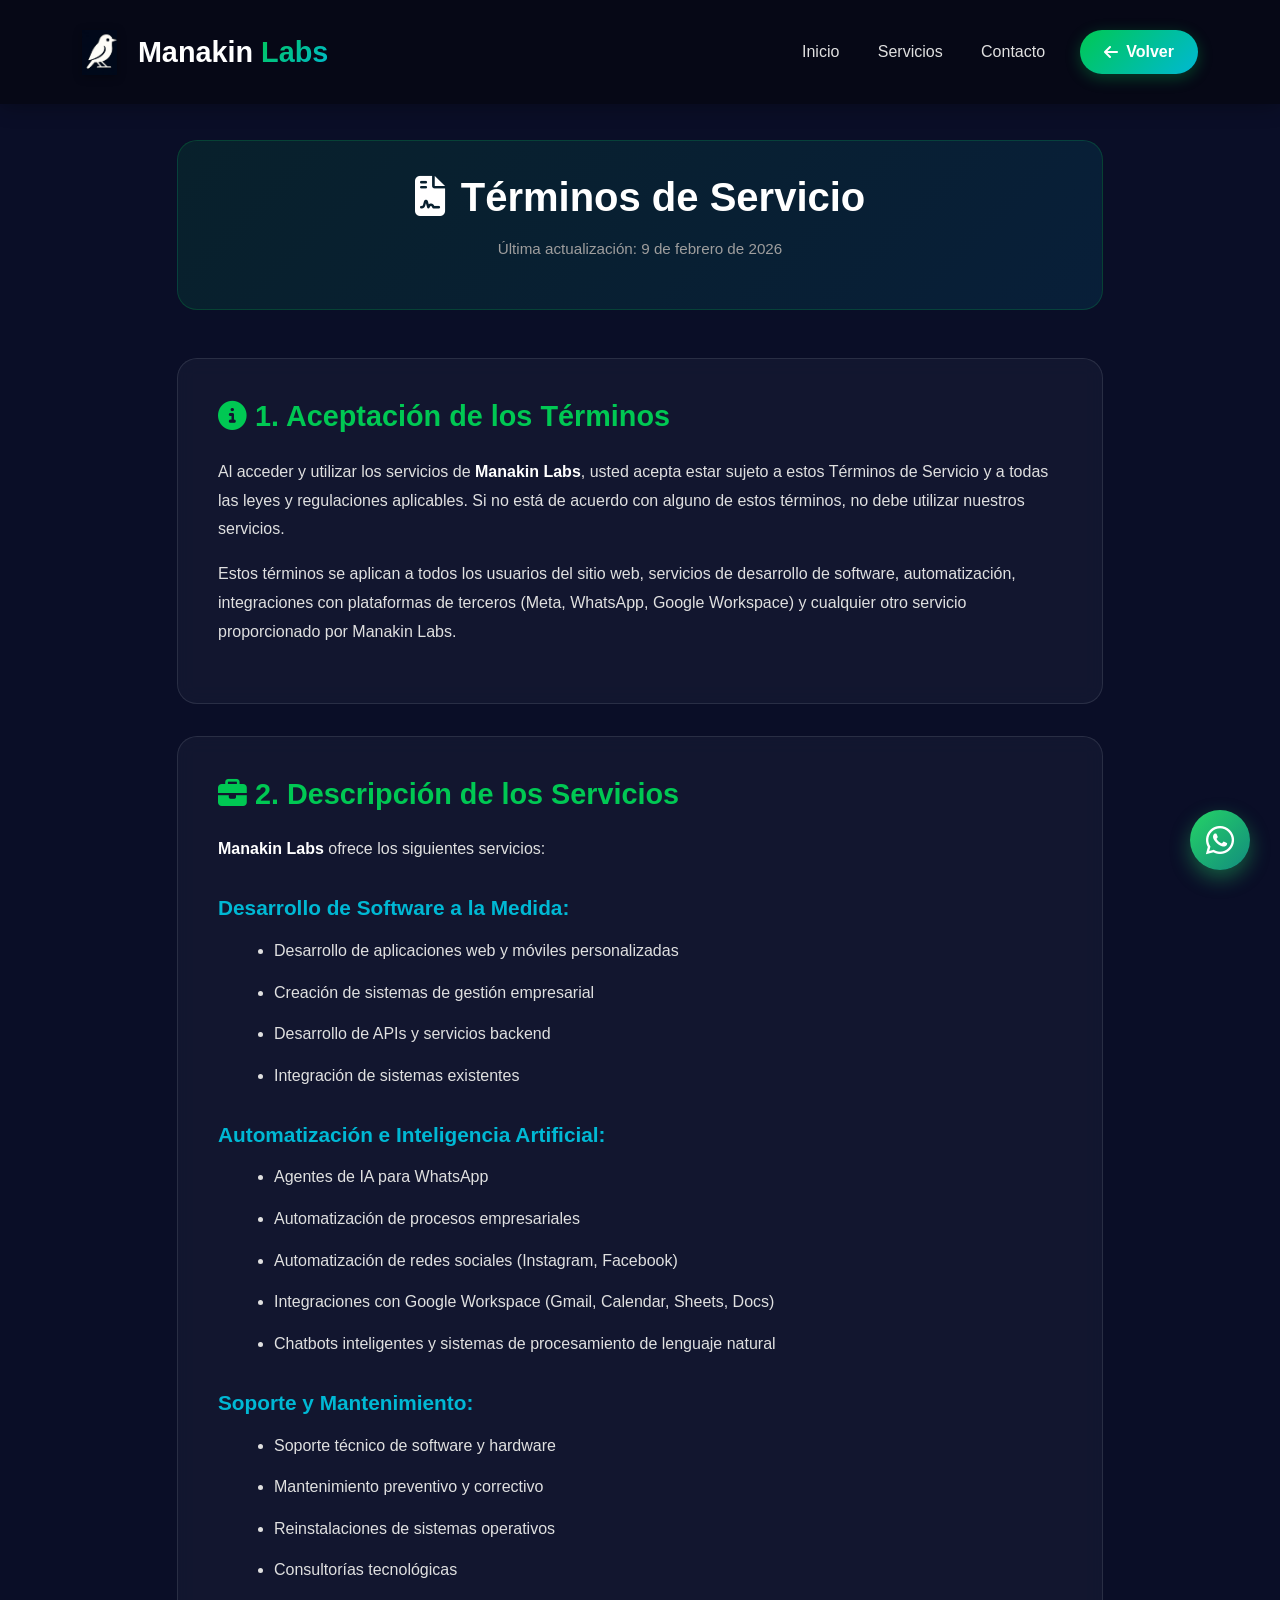
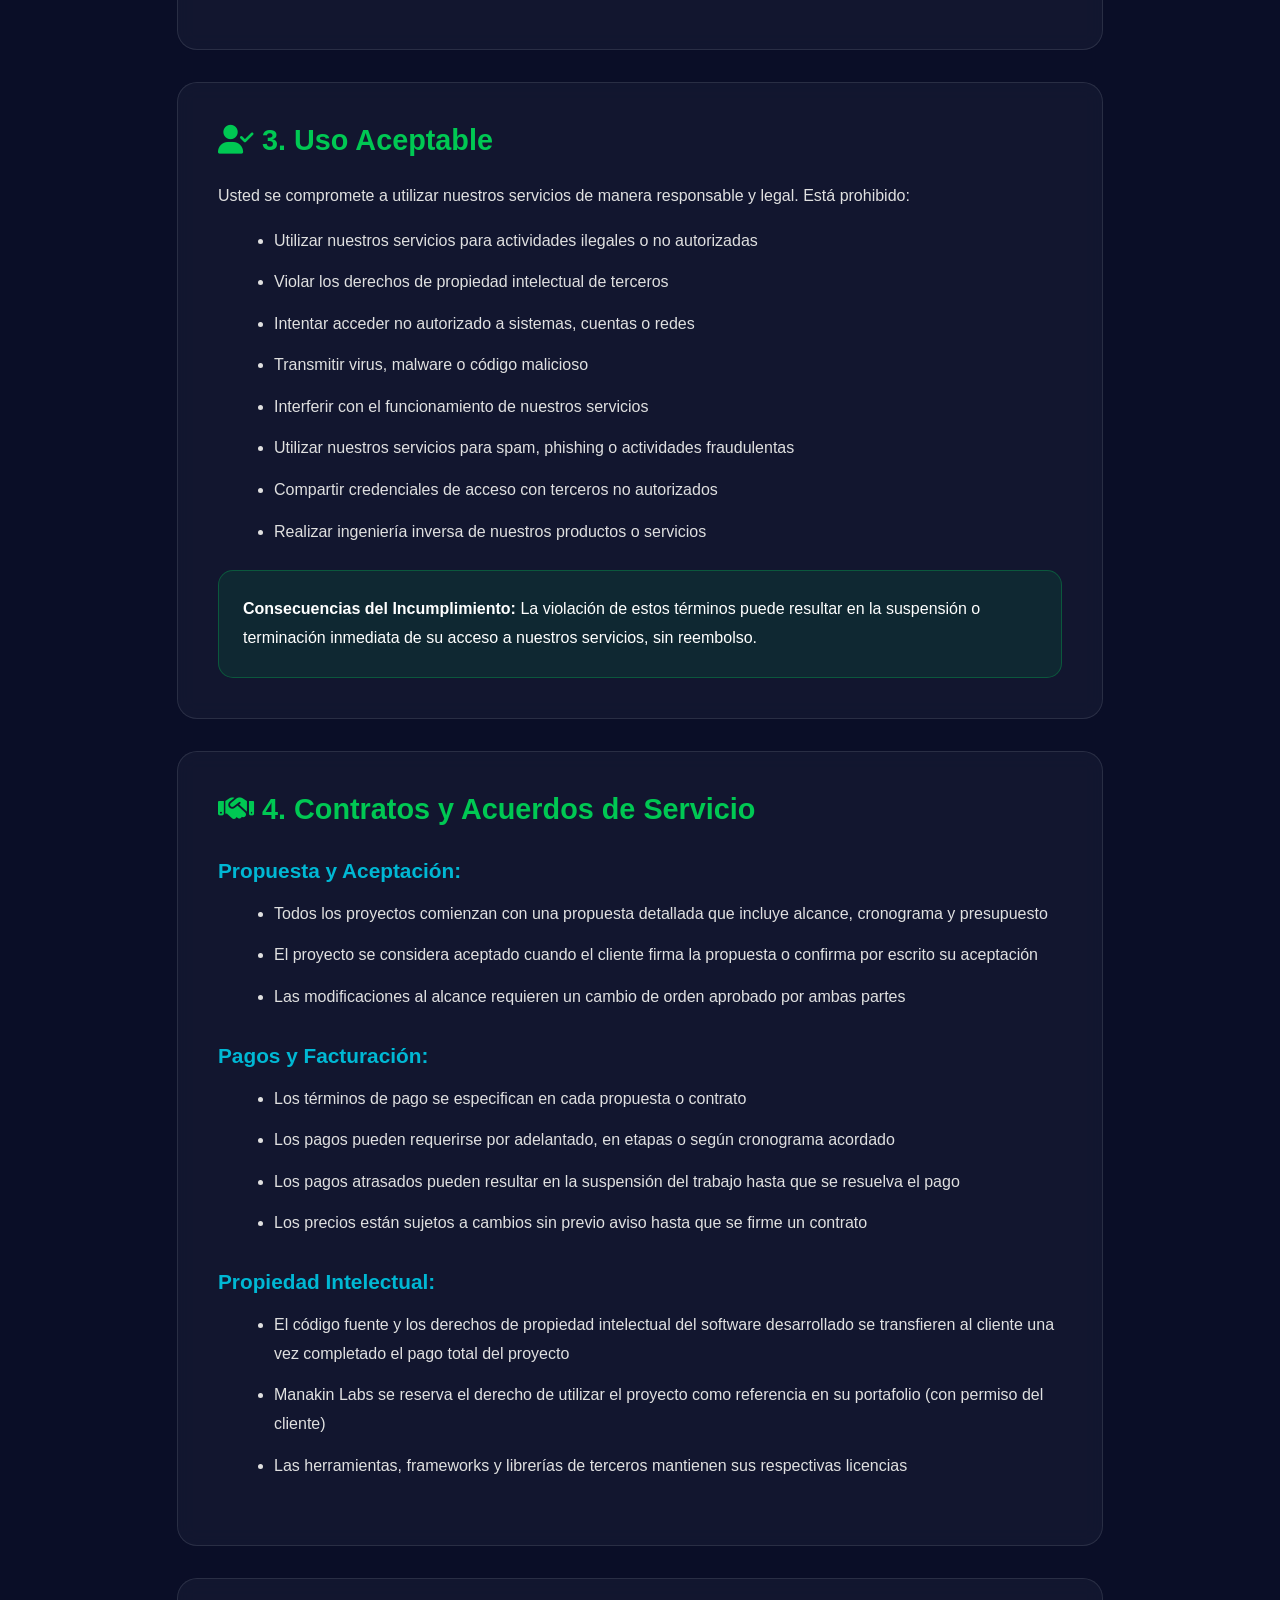
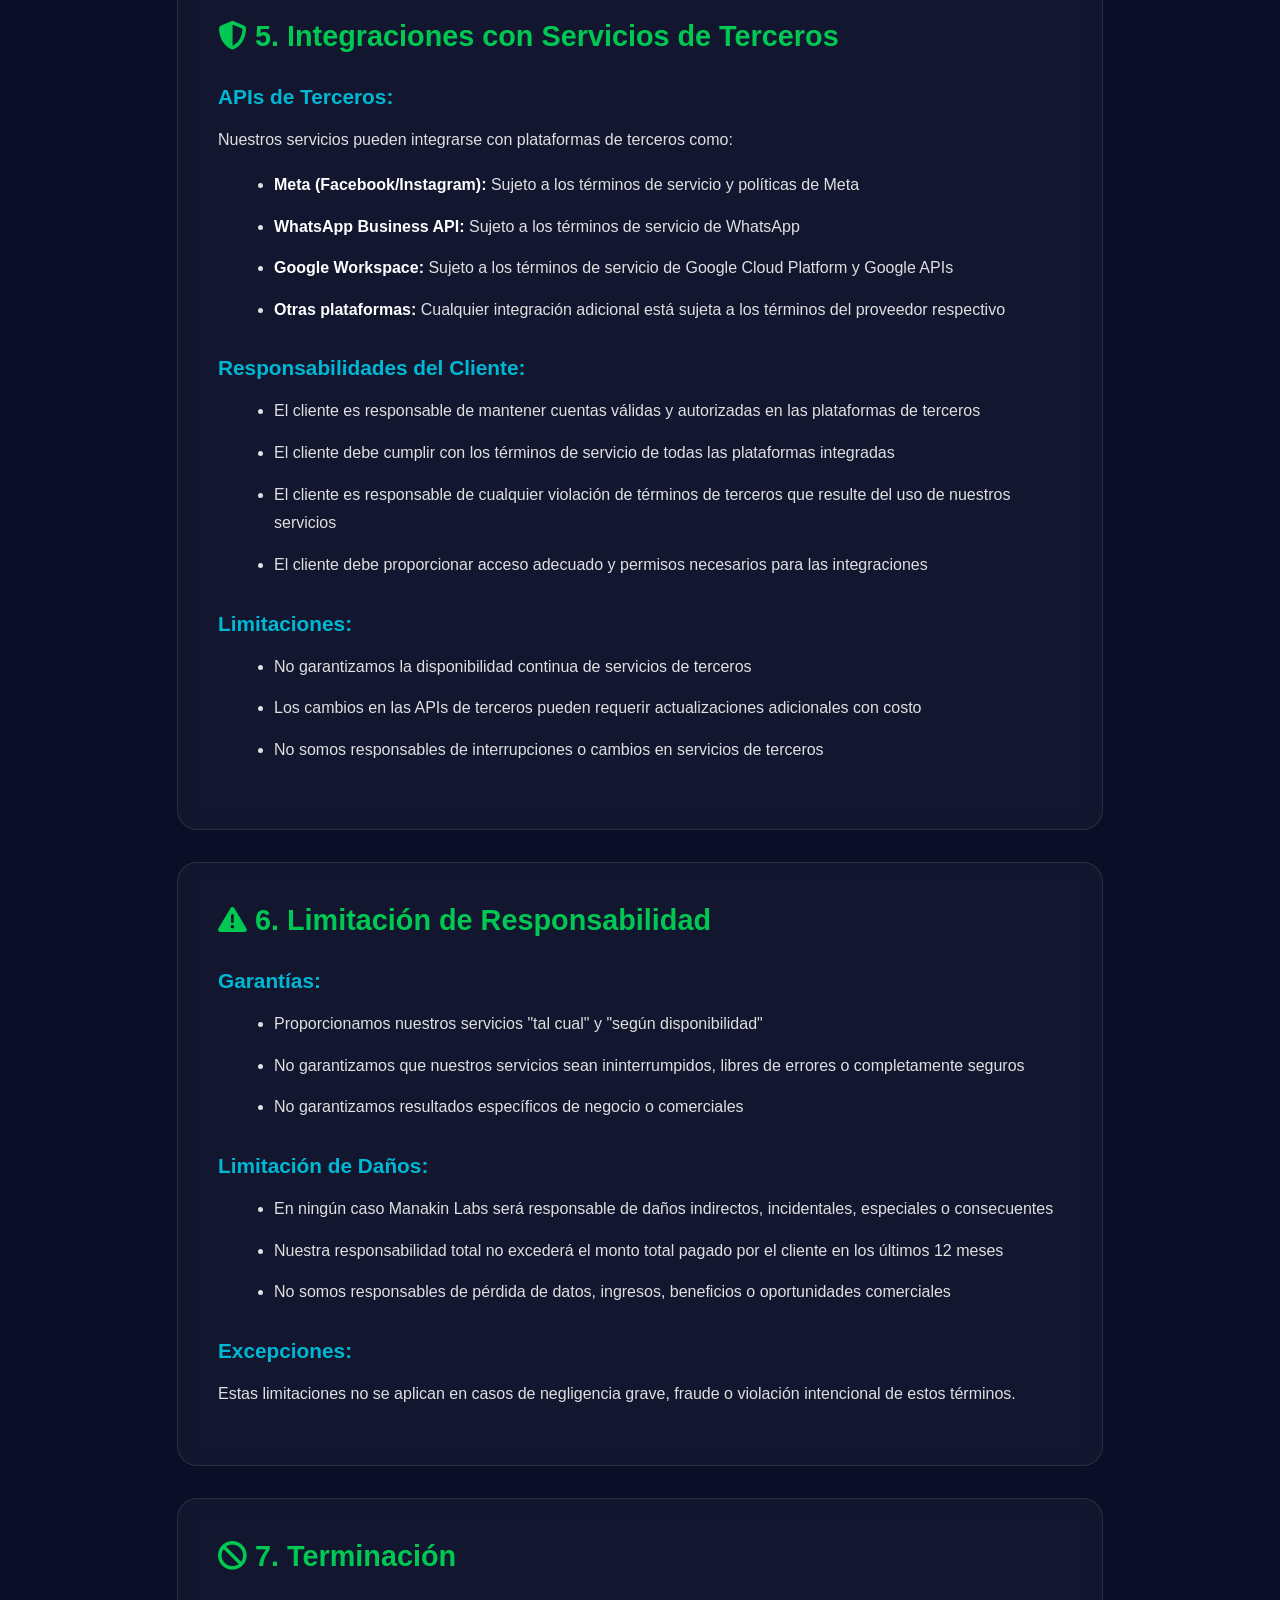
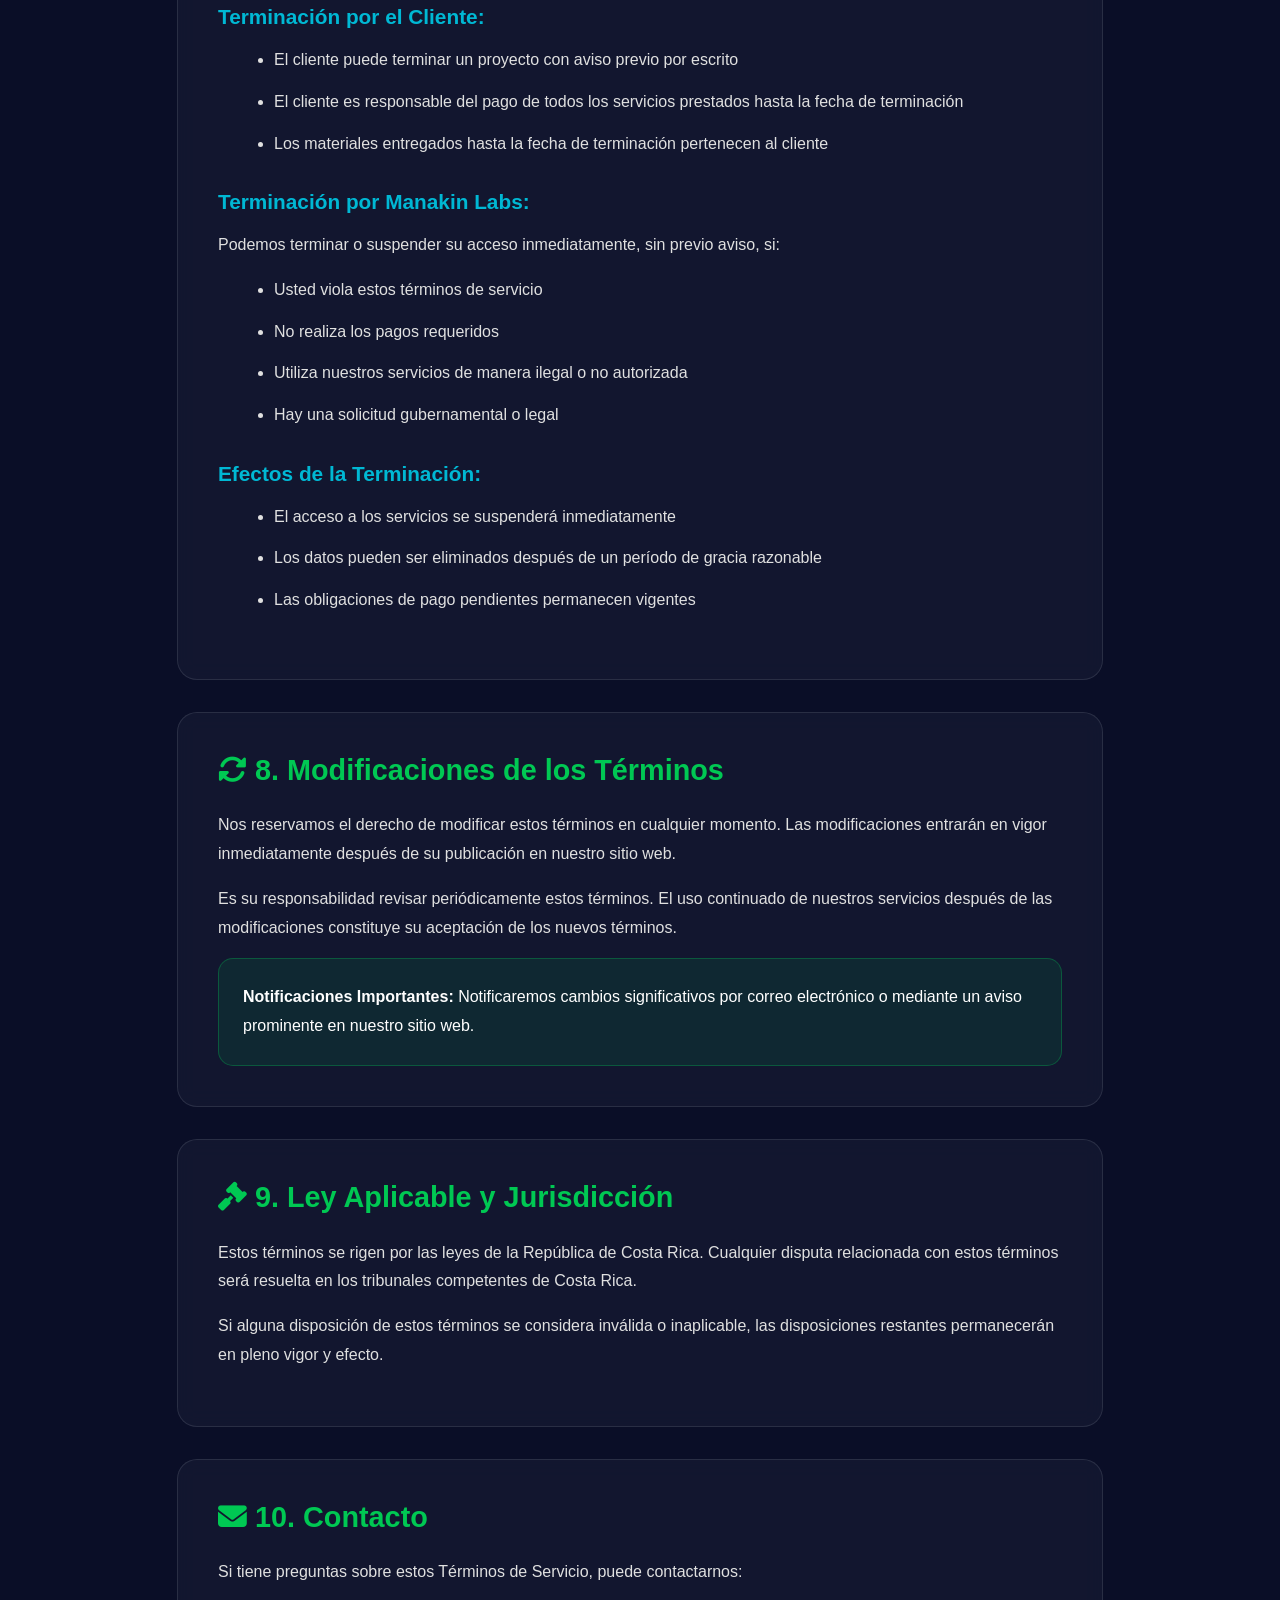
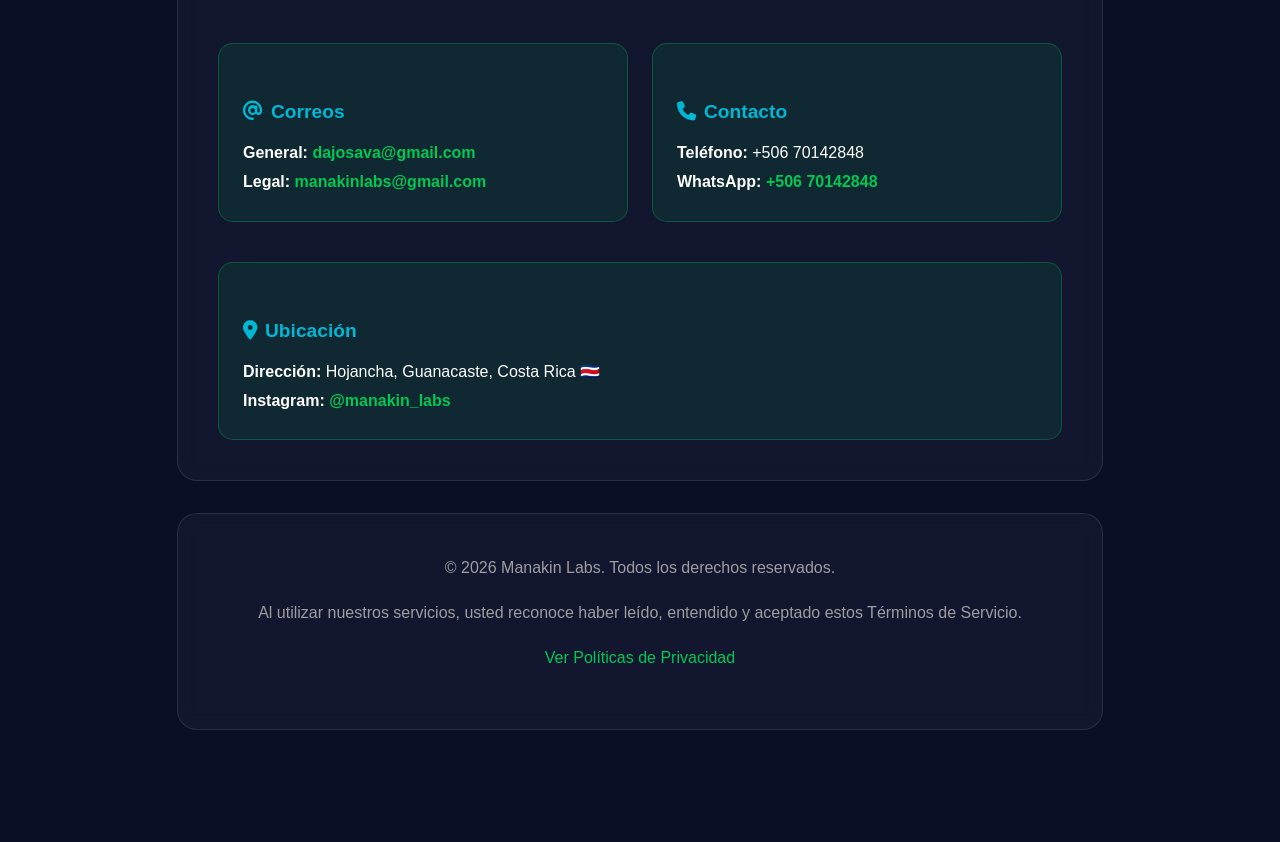
<file: terminos-servicio.html>
<!DOCTYPE html>
<html lang="es">
<head>
    <meta charset="UTF-8">
    <meta name="viewport" content="width=device-width, initial-scale=1.0, maximum-scale=1.0, user-scalable=no">
    <title>Términos de Servicio - Manakin Labs</title>
    
    <!-- Security Headers -->
    <meta http-equiv="Content-Security-Policy" content="default-src 'self'; script-src 'self' 'unsafe-inline' 'sha256-Q8wNkFqTRRYZ381gIsTKM2K3X1b4wbtawDeJJfJtuUI=' 'sha256-TyR6IOxHwHQJ3+DYRg5Uy7EE/AEx50o80X7NkGy+lTU=' 'sha256-puQafBKD5KGNykSh3i5m2IBWgS9TkIyzcPY6Z6RLMrQ=' 'sha256-qYt2VaU2jNGMVro/w4jw1rQndPHqVzcsb8yPsnxbCtY=' 'sha256-hUUX/IP5OoG4HjayLAYygnG7htWOiaJb3c+bgMFHW5E=' 'sha256-PTFgla6CTEX+DB4/ZBgBX1ZTrmZlcogTNEP+YrZwJxo=' 'sha256-vvt4KWwuNr51XfE5m+hzeNEGhiOfZzG97ccfqGsPwvE=' https://cdn.jsdelivr.net https://unpkg.com https://www.googletagmanager.com; script-src-elem 'self' 'unsafe-inline' https://cdn.jsdelivr.net https://unpkg.com https://www.googletagmanager.com; object-src 'none'; style-src 'self' 'unsafe-inline' https://cdn.jsdelivr.net https://cdnjs.cloudflare.com https://unpkg.com https://fonts.googleapis.com; font-src 'self' https://fonts.gstatic.com https://cdnjs.cloudflare.com; img-src 'self' data: https: blob:; connect-src 'self' https://cdn.jsdelivr.net https://webhook.n8.manakinlabs.com https://n8.manakinlabs.com https://wa.me https://www.googletagmanager.com https://www.google-analytics.com; frame-src 'self' https://webhook.n8.manakinlabs.com https://n8.manakinlabs.com; base-uri 'self'; form-action 'self' https://wa.me; worker-src 'self' blob:; upgrade-insecure-requests;">
    <meta http-equiv="X-Content-Type-Options" content="nosniff">
    
    <!-- Favicon optimizado -->
    <link rel="icon" type="image/x-icon" href="images/favicon.ico">
    <link rel="shortcut icon" href="images/favicon.ico" type="image/x-icon">
    <meta name="theme-color" content="#0A0E27">
    
    <!-- Bootstrap 5.3 -->
    <link href="https://cdn.jsdelivr.net/npm/bootstrap@5.3.0/dist/css/bootstrap.min.css" rel="stylesheet" integrity="sha384-9ndCyUaIbzAi2FUVXJi0CjmCapSmO7SnpJef0486qhLnuZ2cdeRhO02iuK6FUUVM" crossorigin="anonymous">
    
    <!-- Font Awesome 6 -->
    <link rel="stylesheet" href="https://cdnjs.cloudflare.com/ajax/libs/font-awesome/6.4.0/css/all.min.css" integrity="sha384-iw3OoTErCYJJB9mCa8LNS2hbsQ7M3C0EpIsO/H5+EGAkPGc6rk+V8i04oW/K5xq0" crossorigin="anonymous">
    
    <!-- AOS - Animate On Scroll -->
    <link href="https://unpkg.com/aos@2.3.1/dist/aos.css" rel="stylesheet" integrity="sha384-/rJKQnzOkEo+daG0jMjU1IwwY9unxt1NBw3Ef2fmOJ3PW/TfAg2KXVoWwMZQZtw9" crossorigin="anonymous">
    
    <!-- Google Fonts -->
    <link rel="preconnect" href="https://fonts.googleapis.com">
    <link rel="preconnect" href="https://fonts.gstatic.com" crossorigin>
    <link href="https://fonts.googleapis.com/css2?family=Inter:wght@300;400;500;600;700;800;900&family=Poppins:wght@300;400;500;600;700;800;900&display=swap" rel="stylesheet">
    
    <!-- Custom Styles -->
    <link rel="stylesheet" href="css/styles.css">
    
    <style>
        /* Estilos básicos de respaldo */
        body {
            margin: 0;
            padding: 0;
            font-family: 'Inter', 'Poppins', -apple-system, BlinkMacSystemFont, 'Segoe UI', Roboto, sans-serif;
        }
        
        /* Fallback si las variables CSS no cargan */
        :root {
            --dark-bg: #0A0E27;
            --card-bg: rgba(20, 25, 50, 0.8);
            --primary-green: #00C853;
            --secondary-green: #00B8D4;
            --white: #FFFFFF;
            --light-text: #E0E0E0;
            --muted-text: #9E9E9E;
            --transition-normal: all 0.3s ease;
            --shadow-lg: 0 10px 40px rgba(0, 0, 0, 0.3);
            --font-secondary: 'Poppins', sans-serif;
        }
        
        /* Asegurar que el contenedor sea visible */
        .content-wrapper {
            display: block !important;
            visibility: visible !important;
        }
        
        /* Estilos para privacy-section */
        .privacy-section {
            background: var(--card-bg);
            backdrop-filter: blur(10px);
            border: 1px solid rgba(255, 255, 255, 0.1);
            border-radius: 20px;
            padding: 2.5rem;
            margin-bottom: 2rem;
            transition: var(--transition-normal);
        }
        
        .privacy-section:hover {
            box-shadow: var(--shadow-lg), 0 0 30px rgba(0, 200, 83, 0.1);
            border-color: rgba(0, 200, 83, 0.2);
        }
        
        .privacy-section h2 {
            color: var(--primary-green);
            font-size: 1.8rem;
            font-weight: 700;
            margin-bottom: 1.5rem;
            font-family: var(--font-secondary);
        }
        
        .privacy-section h3 {
            color: var(--secondary-green);
            font-size: 1.3rem;
            font-weight: 600;
            margin: 2rem 0 1rem;
        }
        
        .privacy-section p {
            color: var(--light-text);
            line-height: 1.8;
            margin-bottom: 1rem;
        }
        
        .privacy-section ul {
            color: var(--light-text);
            margin: 1rem 0 1.5rem 1.5rem;
        }
        
        .privacy-section li {
            margin-bottom: 0.8rem;
            line-height: 1.8;
        }
        
        .privacy-section strong {
            color: var(--white);
        }
        
        .privacy-header {
            text-align: center;
            padding: 2rem;
            border-radius: 20px;
            background: linear-gradient(135deg, rgba(0, 200, 83, 0.1) 0%, rgba(0, 184, 212, 0.1) 100%);
            border: 1px solid rgba(0, 200, 83, 0.2);
            margin-bottom: 3rem;
        }
        
        .privacy-header h1 {
            font-size: 2.5rem;
            font-weight: 900;
            margin-bottom: 1rem;
            font-family: var(--font-secondary);
        }
        
        .privacy-header .update-date {
            color: var(--muted-text);
            font-size: 0.95rem;
        }
        
        .back-btn {
            display: inline-flex;
            align-items: center;
            gap: 0.5rem;
            padding: 0.8rem 1.5rem;
            background: var(--gradient-primary);
            color: var(--white);
            text-decoration: none;
            border-radius: 12px;
            font-weight: 600;
            transition: var(--transition-normal);
            box-shadow: 0 4px 15px rgba(0, 200, 83, 0.3);
        }
        
        .back-btn:hover {
            transform: translateY(-3px);
            box-shadow: 0 6px 25px rgba(0, 200, 83, 0.5);
            color: var(--white);
        }
        
        .content-wrapper {
            padding: 140px 0 80px;
            min-height: 100vh;
            background: var(--dark-bg);
        }
        
        .contact-box {
            background: rgba(0, 200, 83, 0.1);
            border: 1px solid rgba(0, 200, 83, 0.3);
            border-radius: 15px;
            padding: 1.5rem;
            margin-top: 1rem;
        }
        
        .contact-box p {
            margin: 0;
            color: var(--white);
        }
        
        .contact-box a {
            color: var(--primary-green);
            text-decoration: none;
            font-weight: 600;
        }
        
        .contact-box a:hover {
            text-decoration: underline;
        }
    </style>
    
    <!-- Google tag (gtag.js) -->
    <script async src="https://www.googletagmanager.com/gtag/js?id=AW-17717129679"></script>
    <script>
      window.dataLayer = window.dataLayer || [];
      function gtag(){dataLayer.push(arguments);}
      gtag('js', new Date());

      gtag('config', 'AW-17717129679');
    </script>
</head>
<body>
    <!-- Navbar Premium -->
    <nav class="navbar navbar-expand-lg navbar-dark fixed-top" id="mainNav">
        <div class="container">
            <a class="navbar-brand" href="index.html">
                <img src="./assets/manakinbird.png" alt="Manakin Labs" class="brand-logo">
                Manakin <span class="brand-highlight">Labs</span>
            </a>
            <button class="navbar-toggler" type="button" data-bs-toggle="collapse" data-bs-target="#navbarNav">
                <span class="navbar-toggler-icon"></span>
            </button>
            <div class="collapse navbar-collapse" id="navbarNav">
                <ul class="navbar-nav ms-auto align-items-center">
                    <li class="nav-item"><a class="nav-link" href="index.html#inicio">Inicio</a></li>
                    <li class="nav-item"><a class="nav-link" href="index.html#servicios">Servicios</a></li>
                    <li class="nav-item"><a class="nav-link" href="index.html#contacto">Contacto</a></li>
                    <li class="nav-item ms-lg-3">
                        <a href="index.html" class="btn btn-primary-custom">
                            <i class="fas fa-arrow-left me-2"></i>Volver
                        </a>
                    </li>
                </ul>
            </div>
        </div>
    </nav>

    <!-- Content -->
    <div class="content-wrapper">
        <div class="container">
            <div class="row justify-content-center">
                <div class="col-lg-10">
                    <!-- Header -->
                    <div class="privacy-header" data-aos="fade-up">
                        <h1><i class="fas fa-file-contract me-3"></i>Términos de Servicio</h1>
                        <p class="update-date">Última actualización: 9 de febrero de 2026</p>
                    </div>

                    <!-- Sección 1 -->
                    <div class="privacy-section" data-aos="fade-up" data-aos-delay="100">
                        <h2><i class="fas fa-info-circle me-2"></i>1. Aceptación de los Términos</h2>
                        <p>Al acceder y utilizar los servicios de <strong>Manakin Labs</strong>, usted acepta estar sujeto a estos Términos de Servicio y a todas las leyes y regulaciones aplicables. Si no está de acuerdo con alguno de estos términos, no debe utilizar nuestros servicios.</p>
                        <p>Estos términos se aplican a todos los usuarios del sitio web, servicios de desarrollo de software, automatización, integraciones con plataformas de terceros (Meta, WhatsApp, Google Workspace) y cualquier otro servicio proporcionado por Manakin Labs.</p>
                    </div>

                    <!-- Sección 2 -->
                    <div class="privacy-section" data-aos="fade-up" data-aos-delay="200">
                        <h2><i class="fas fa-briefcase me-2"></i>2. Descripción de los Servicios</h2>
                        <p><strong>Manakin Labs</strong> ofrece los siguientes servicios:</p>
                        
                        <h3>Desarrollo de Software a la Medida:</h3>
                        <ul>
                            <li>Desarrollo de aplicaciones web y móviles personalizadas</li>
                            <li>Creación de sistemas de gestión empresarial</li>
                            <li>Desarrollo de APIs y servicios backend</li>
                            <li>Integración de sistemas existentes</li>
                        </ul>

                        <h3>Automatización e Inteligencia Artificial:</h3>
                        <ul>
                            <li>Agentes de IA para WhatsApp</li>
                            <li>Automatización de procesos empresariales</li>
                            <li>Automatización de redes sociales (Instagram, Facebook)</li>
                            <li>Integraciones con Google Workspace (Gmail, Calendar, Sheets, Docs)</li>
                            <li>Chatbots inteligentes y sistemas de procesamiento de lenguaje natural</li>
                        </ul>

                        <h3>Soporte y Mantenimiento:</h3>
                        <ul>
                            <li>Soporte técnico de software y hardware</li>
                            <li>Mantenimiento preventivo y correctivo</li>
                            <li>Reinstalaciones de sistemas operativos</li>
                            <li>Consultorías tecnológicas</li>
                        </ul>
                    </div>

                    <!-- Sección 3 -->
                    <div class="privacy-section" data-aos="fade-up" data-aos-delay="300">
                        <h2><i class="fas fa-user-check me-2"></i>3. Uso Aceptable</h2>
                        <p>Usted se compromete a utilizar nuestros servicios de manera responsable y legal. Está prohibido:</p>
                        
                        <ul>
                            <li>Utilizar nuestros servicios para actividades ilegales o no autorizadas</li>
                            <li>Violar los derechos de propiedad intelectual de terceros</li>
                            <li>Intentar acceder no autorizado a sistemas, cuentas o redes</li>
                            <li>Transmitir virus, malware o código malicioso</li>
                            <li>Interferir con el funcionamiento de nuestros servicios</li>
                            <li>Utilizar nuestros servicios para spam, phishing o actividades fraudulentas</li>
                            <li>Compartir credenciales de acceso con terceros no autorizados</li>
                            <li>Realizar ingeniería inversa de nuestros productos o servicios</li>
                        </ul>

                        <div class="contact-box">
                            <p><strong>Consecuencias del Incumplimiento:</strong> La violación de estos términos puede resultar en la suspensión o terminación inmediata de su acceso a nuestros servicios, sin reembolso.</p>
                        </div>
                    </div>

                    <!-- Sección 4 -->
                    <div class="privacy-section" data-aos="fade-up" data-aos-delay="400">
                        <h2><i class="fas fa-handshake me-2"></i>4. Contratos y Acuerdos de Servicio</h2>
                        
                        <h3>Propuesta y Aceptación:</h3>
                        <ul>
                            <li>Todos los proyectos comienzan con una propuesta detallada que incluye alcance, cronograma y presupuesto</li>
                            <li>El proyecto se considera aceptado cuando el cliente firma la propuesta o confirma por escrito su aceptación</li>
                            <li>Las modificaciones al alcance requieren un cambio de orden aprobado por ambas partes</li>
                        </ul>

                        <h3>Pagos y Facturación:</h3>
                        <ul>
                            <li>Los términos de pago se especifican en cada propuesta o contrato</li>
                            <li>Los pagos pueden requerirse por adelantado, en etapas o según cronograma acordado</li>
                            <li>Los pagos atrasados pueden resultar en la suspensión del trabajo hasta que se resuelva el pago</li>
                            <li>Los precios están sujetos a cambios sin previo aviso hasta que se firme un contrato</li>
                        </ul>

                        <h3>Propiedad Intelectual:</h3>
                        <ul>
                            <li>El código fuente y los derechos de propiedad intelectual del software desarrollado se transfieren al cliente una vez completado el pago total del proyecto</li>
                            <li>Manakin Labs se reserva el derecho de utilizar el proyecto como referencia en su portafolio (con permiso del cliente)</li>
                            <li>Las herramientas, frameworks y librerías de terceros mantienen sus respectivas licencias</li>
                        </ul>
                    </div>

                    <!-- Sección 5 -->
                    <div class="privacy-section" data-aos="fade-up" data-aos-delay="500">
                        <h2><i class="fas fa-shield-alt me-2"></i>5. Integraciones con Servicios de Terceros</h2>
                        
                        <h3>APIs de Terceros:</h3>
                        <p>Nuestros servicios pueden integrarse con plataformas de terceros como:</p>
                        <ul>
                            <li><strong>Meta (Facebook/Instagram):</strong> Sujeto a los términos de servicio y políticas de Meta</li>
                            <li><strong>WhatsApp Business API:</strong> Sujeto a los términos de servicio de WhatsApp</li>
                            <li><strong>Google Workspace:</strong> Sujeto a los términos de servicio de Google Cloud Platform y Google APIs</li>
                            <li><strong>Otras plataformas:</strong> Cualquier integración adicional está sujeta a los términos del proveedor respectivo</li>
                        </ul>

                        <h3>Responsabilidades del Cliente:</h3>
                        <ul>
                            <li>El cliente es responsable de mantener cuentas válidas y autorizadas en las plataformas de terceros</li>
                            <li>El cliente debe cumplir con los términos de servicio de todas las plataformas integradas</li>
                            <li>El cliente es responsable de cualquier violación de términos de terceros que resulte del uso de nuestros servicios</li>
                            <li>El cliente debe proporcionar acceso adecuado y permisos necesarios para las integraciones</li>
                        </ul>

                        <h3>Limitaciones:</h3>
                        <ul>
                            <li>No garantizamos la disponibilidad continua de servicios de terceros</li>
                            <li>Los cambios en las APIs de terceros pueden requerir actualizaciones adicionales con costo</li>
                            <li>No somos responsables de interrupciones o cambios en servicios de terceros</li>
                        </ul>
                    </div>

                    <!-- Sección 6 -->
                    <div class="privacy-section" data-aos="fade-up" data-aos-delay="600">
                        <h2><i class="fas fa-exclamation-triangle me-2"></i>6. Limitación de Responsabilidad</h2>
                        
                        <h3>Garantías:</h3>
                        <ul>
                            <li>Proporcionamos nuestros servicios "tal cual" y "según disponibilidad"</li>
                            <li>No garantizamos que nuestros servicios sean ininterrumpidos, libres de errores o completamente seguros</li>
                            <li>No garantizamos resultados específicos de negocio o comerciales</li>
                        </ul>

                        <h3>Limitación de Daños:</h3>
                        <ul>
                            <li>En ningún caso Manakin Labs será responsable de daños indirectos, incidentales, especiales o consecuentes</li>
                            <li>Nuestra responsabilidad total no excederá el monto total pagado por el cliente en los últimos 12 meses</li>
                            <li>No somos responsables de pérdida de datos, ingresos, beneficios o oportunidades comerciales</li>
                        </ul>

                        <h3>Excepciones:</h3>
                        <p>Estas limitaciones no se aplican en casos de negligencia grave, fraude o violación intencional de estos términos.</p>
                    </div>

                    <!-- Sección 7 -->
                    <div class="privacy-section" data-aos="fade-up" data-aos-delay="700">
                        <h2><i class="fas fa-ban me-2"></i>7. Terminación</h2>
                        
                        <h3>Terminación por el Cliente:</h3>
                        <ul>
                            <li>El cliente puede terminar un proyecto con aviso previo por escrito</li>
                            <li>El cliente es responsable del pago de todos los servicios prestados hasta la fecha de terminación</li>
                            <li>Los materiales entregados hasta la fecha de terminación pertenecen al cliente</li>
                        </ul>

                        <h3>Terminación por Manakin Labs:</h3>
                        <p>Podemos terminar o suspender su acceso inmediatamente, sin previo aviso, si:</p>
                        <ul>
                            <li>Usted viola estos términos de servicio</li>
                            <li>No realiza los pagos requeridos</li>
                            <li>Utiliza nuestros servicios de manera ilegal o no autorizada</li>
                            <li>Hay una solicitud gubernamental o legal</li>
                        </ul>

                        <h3>Efectos de la Terminación:</h3>
                        <ul>
                            <li>El acceso a los servicios se suspenderá inmediatamente</li>
                            <li>Los datos pueden ser eliminados después de un período de gracia razonable</li>
                            <li>Las obligaciones de pago pendientes permanecen vigentes</li>
                        </ul>
                    </div>

                    <!-- Sección 8 -->
                    <div class="privacy-section" data-aos="fade-up" data-aos-delay="800">
                        <h2><i class="fas fa-sync-alt me-2"></i>8. Modificaciones de los Términos</h2>
                        <p>Nos reservamos el derecho de modificar estos términos en cualquier momento. Las modificaciones entrarán en vigor inmediatamente después de su publicación en nuestro sitio web.</p>
                        <p>Es su responsabilidad revisar periódicamente estos términos. El uso continuado de nuestros servicios después de las modificaciones constituye su aceptación de los nuevos términos.</p>
                        
                        <div class="contact-box">
                            <p><strong>Notificaciones Importantes:</strong> Notificaremos cambios significativos por correo electrónico o mediante un aviso prominente en nuestro sitio web.</p>
                        </div>
                    </div>

                    <!-- Sección 9 -->
                    <div class="privacy-section" data-aos="fade-up" data-aos-delay="900">
                        <h2><i class="fas fa-gavel me-2"></i>9. Ley Aplicable y Jurisdicción</h2>
                        <p>Estos términos se rigen por las leyes de la República de Costa Rica. Cualquier disputa relacionada con estos términos será resuelta en los tribunales competentes de Costa Rica.</p>
                        <p>Si alguna disposición de estos términos se considera inválida o inaplicable, las disposiciones restantes permanecerán en pleno vigor y efecto.</p>
                    </div>

                    <!-- Sección 10 -->
                    <div class="privacy-section" data-aos="fade-up" data-aos-delay="1000">
                        <h2><i class="fas fa-envelope me-2"></i>10. Contacto</h2>
                        <p>Si tiene preguntas sobre estos Términos de Servicio, puede contactarnos:</p>
                        
                        <div class="row g-4 mt-3">
                            <div class="col-md-6">
                                <div class="contact-box">
                                    <h3 style="font-size: 1.2rem; margin-bottom: 1rem;"><i class="fas fa-at me-2"></i>Correos</h3>
                                    <p><strong>General:</strong> <a href="mailto:dajosava@gmail.com">dajosava@gmail.com</a></p>
                                    <p><strong>Legal:</strong> <a href="mailto:manakinlabs@gmail.com">manakinlabs@gmail.com</a></p>
                                </div>
                            </div>
                            
                            <div class="col-md-6">
                                <div class="contact-box">
                                    <h3 style="font-size: 1.2rem; margin-bottom: 1rem;"><i class="fas fa-phone me-2"></i>Contacto</h3>
                                    <p><strong>Teléfono:</strong> +506 70142848</p>
                                    <p><strong>WhatsApp:</strong> <a href="https://wa.me/50670142848">+506 70142848</a></p>
                                </div>
                            </div>
                            
                            <div class="col-12">
                                <div class="contact-box">
                                    <h3 style="font-size: 1.2rem; margin-bottom: 1rem;"><i class="fas fa-map-marker-alt me-2"></i>Ubicación</h3>
                                    <p><strong>Dirección:</strong> Hojancha, Guanacaste, Costa Rica 🇨🇷</p>
                                    <p><strong>Instagram:</strong> <a href="https://www.instagram.com/manakin_labs/" target="_blank">@manakin_labs</a></p>
                                </div>
                            </div>
                        </div>
                    </div>

                    <!-- Footer de Términos -->
                    <div class="privacy-section text-center" data-aos="fade-up" data-aos-delay="1100">
                        <p style="color: var(--muted-text); margin-bottom: 1rem;">© <span id="current-year"></span> Manakin Labs. Todos los derechos reservados.</p>
                        <p style="color: var(--muted-text);">Al utilizar nuestros servicios, usted reconoce haber leído, entendido y aceptado estos Términos de Servicio.</p>
                        <p style="color: var(--muted-text); margin-top: 1rem;">
                            <a href="politicas-privacidad.html" style="color: var(--primary-green); text-decoration: none;">Ver Políticas de Privacidad</a>
                        </p>
                    </div>
                </div>
            </div>
        </div>
    </div>

    <!-- WhatsApp Float Button -->
    <a href="https://wa.me/50670142848?text=Hola%2C%20tengo%20una%20consulta%20sobre%20los%20términos%20de%20servicio." class="whatsapp-float" target="_blank">
        <i class="fab fa-whatsapp"></i>
    </a>

    <!-- Scripts -->
    <script src="https://cdn.jsdelivr.net/npm/bootstrap@5.3.0/dist/js/bootstrap.bundle.min.js" integrity="sha384-geWF76RCwLtnZ8qwWowPQNguL3RmwHVBC9FhGdlKrxdiJJigb/j/68SIy3Te4Bkz" crossorigin="anonymous"></script>
    <script src="https://unpkg.com/aos@2.3.1/dist/aos.js" integrity="sha384-wziAfh6b/qT+3LrqebF9WeK4+J5sehS6FA10J1t3a866kJ/fvU5UwofWnQyzLtwu" crossorigin="anonymous"></script>
    <script>
        // Esperar a que todo cargue
        document.addEventListener('DOMContentLoaded', function() {
            try {
                // Initialize AOS si está disponible
                if (typeof AOS !== 'undefined') {
                    AOS.init({
                        duration: 800,
                        easing: 'ease-out-cubic',
                        once: true,
                        offset: 100
                    });
                }
                
                // Smooth scroll para enlaces
                document.querySelectorAll('a[href^="#"]').forEach(anchor => {
                    anchor.addEventListener('click', function (e) {
                        e.preventDefault();
                        const target = document.querySelector(this.getAttribute('href'));
                        if (target) {
                            target.scrollIntoView({ behavior: 'smooth', block: 'start' });
                        }
                    });
                });
                
                // Inicializar año actual en el footer
                initCurrentYear();
            } catch (error) {
                console.error('Error inicializando scripts:', error);
            }
        });
        
        // Función para actualizar el año automáticamente en el footer
        function initCurrentYear() {
            const yearElement = document.getElementById('current-year');
            if (yearElement) {
                yearElement.textContent = new Date().getFullYear();
            }
        }
    </script>
</body>
</html>
</file>
<file: css/styles.css>
/* ============================================
   MANAKIN LABS - PREMIUM STYLES 2025
   ============================================ */

/* ============================================
   1. VARIABLES & ROOT
   ============================================ */
:root {
    /* Colors */
    --primary-green: #00C853;
    --secondary-green: #69F0AE;
    --dark-green: #00A843;
    --accent-blue: #00B8D4;
    --accent-purple: #7C4DFF;
    
    --dark-bg: #0A0E27;
    --darker-bg: #060816;
    --card-bg: rgba(20, 25, 50, 0.8);
    --card-hover-bg: rgba(30, 35, 60, 0.9);
    
    --white: #FFFFFF;
    --light-text: #E0E0E0;
    --muted-text: #9E9E9E;
    
    /* Gradients */
    --gradient-primary: linear-gradient(135deg, #00C853 0%, #00B8D4 100%);
    --gradient-secondary: linear-gradient(135deg, #7C4DFF 0%, #00C853 100%);
    --gradient-dark: linear-gradient(135deg, #0A0E27 0%, #1a1f3a 100%);
    
    /* Shadows */
    --shadow-sm: 0 2px 8px rgba(0, 0, 0, 0.1);
    --shadow-md: 0 4px 16px rgba(0, 0, 0, 0.15);
    --shadow-lg: 0 8px 32px rgba(0, 0, 0, 0.2);
    --shadow-xl: 0 16px 48px rgba(0, 0, 0, 0.3);
    --shadow-glow: 0 0 30px rgba(0, 200, 83, 0.3);
    
    /* Transitions */
    --transition-fast: all 0.2s ease;
    --transition-normal: all 0.3s ease;
    --transition-slow: all 0.5s ease;
    
    /* Fonts */
    --font-primary: 'Inter', sans-serif;
    --font-secondary: 'Poppins', sans-serif;

    /* n8n Chat widget theme */
    --chat--color--primary: var(--primary-green);
    --chat--color--primary-shade-50: #00b74a;
    --chat--color--primary--shade-100: #009f3d;
    --chat--color--secondary: var(--accent-blue);
    --chat--color-secondary-shade-50: #0095b3;
    --chat--color-white: var(--white);
    --chat--color-light: rgba(255, 255, 255, 0.9);
    --chat--color-light-shade-50: rgba(255, 255, 255, 0.75);
    --chat--color-light-shade-100: rgba(255, 255, 255, 0.45);
    --chat--color-medium: rgba(255, 255, 255, 0.35);
    --chat--color-dark: var(--darker-bg);
    --chat--color-disabled: rgba(255, 255, 255, 0.4);
    --chat--color-typing: rgba(255, 255, 255, 0.7);

    --chat--spacing: 1rem;
    --chat--border-radius: 18px;
    --chat--transition-duration: 0.25s;

    --chat--window--width: 420px;
    --chat--window--height: 560px;

    --chat--header-height: auto;
    --chat--header--padding: 1.25rem;
    --chat--header--background: rgba(6, 8, 22, 0.96);
    --chat--header--color: var(--white);

    --chat--heading--font-size: 1.4rem;
    --chat--subtitle--font-size: 0.95rem;
    --chat--subtitle--line-height: 1.6;

    --chat--textarea--height: 52px;

    --chat--message--font-size: 0.95rem;
    --chat--message--padding: 0.85rem 1rem;
    --chat--message--border-radius: 16px;
    --chat--message-line-height: 1.7;
    --chat--message--bot--background: rgba(255, 255, 255, 0.08);
    --chat--message--bot--color: var(--white);
    --chat--message--user--background: rgba(0, 200, 83, 0.18);
    --chat--message--user--color: var(--white);
    --chat--message--user--border: 1px solid rgba(0, 200, 83, 0.35);
    --chat--message--pre--background: rgba(0, 200, 83, 0.08);

    --chat--toggle--background: var(--primary-green);
    --chat--toggle--hover--background: #00b74a;
    --chat--toggle--active--background: #009f3d;
    --chat--toggle--color: var(--white);
    --chat--toggle--size: 60px;
    --chat--shadow: 0 20px 60px rgba(0, 0, 0, 0.45);
    --chat--body--background: rgba(6, 8, 22, 0.92);
    --chat--footer--background: rgba(6, 8, 22, 0.96);
    --chat--footer--color: var(--white);
    --chat--window--border: 1px solid rgba(255, 255, 255, 0.12);
    --chat--window--border-radius: 22px;
    --chat--input--background: rgba(6, 8, 22, 0.85);
    --chat--input--text-color: var(--white);
    --chat--input--border: 1px solid rgba(255, 255, 255, 0.18);
    --chat--input--border-active: 1px solid rgba(0, 200, 83, 0.6);
    --chat--input--send--button--background: rgba(0, 200, 83, 0.18);
    --chat--input--send--button--color: var(--white);
    --chat--input--send--button--background-hover: rgba(0, 200, 83, 0.3);
    --chat--input--send--button--color-hover: var(--white);
    --chat--input--file--button--background: rgba(0, 200, 83, 0.12);
    --chat--input--file--button--color: var(--white);
    --chat--input--file--button--background-hover: rgba(0, 200, 83, 0.24);
    --chat--input--file--button--color-hover: var(--white);
    --chat--window--bottom: 30px;
    --chat--window--left: 30px;
    --chat--window--right: auto;
}

/* ============================================
   2. RESET & BASE STYLES
   ============================================ */
* {
    margin: 0;
    padding: 0;
    box-sizing: border-box;
}

html {
    scroll-behavior: smooth;
    overflow-x: hidden;
}

body {
    font-family: var(--font-primary);
    background: var(--dark-bg);
    color: var(--white);
    line-height: 1.6;
    overflow-x: hidden;
    font-size: 16px;
}

/* Selection */
::selection {
    background: var(--primary-green);
    color: var(--white);
}

::-moz-selection {
    background: var(--primary-green);
    color: var(--white);
}

/* Scrollbar */
::-webkit-scrollbar {
    width: 10px;
}

::-webkit-scrollbar-track {
    background: var(--darker-bg);
}

::-webkit-scrollbar-thumb {
    background: var(--primary-green);
    border-radius: 5px;
}

::-webkit-scrollbar-thumb:hover {
    background: var(--secondary-green);
}

/* ============================================
   3. NAVBAR PREMIUM
   ============================================ */
.navbar {
    padding: 1.5rem 0;
    background: var(--darker-bg) !important;
    backdrop-filter: blur(10px);
    box-shadow: 0 2px 20px rgba(0, 0, 0, 0.3);
    transition: var(--transition-normal);
}

.navbar.scrolled {
    padding: 1rem 0;
    background: var(--darker-bg) !important;
    box-shadow: 0 4px 30px rgba(0, 0, 0, 0.5);
}

.navbar-brand {
    font-size: 1.8rem;
    font-weight: 800;
    font-family: var(--font-secondary);
    color: var(--white) !important;
    display: flex;
    align-items: center;
    gap: 0.5rem;
    transition: var(--transition-normal);
}

.navbar-brand:hover {
    transform: translateY(-2px);
}

.brand-icon {
    font-size: 2rem;
    animation: pulse 2s ease-in-out infinite;
}

.brand-logo {
    height: 45px;
    width: auto;
    margin-right: 0.8rem;
    transition: var(--transition-normal);
    filter: drop-shadow(0 2px 4px rgba(0, 0, 0, 0.3));
}

.brand-logo:hover {
    transform: scale(1.05) rotate(5deg);
    filter: drop-shadow(0 4px 8px rgba(0, 200, 83, 0.4));
}

.brand-highlight {
    background: var(--gradient-primary);
    -webkit-background-clip: text;
    -webkit-text-fill-color: transparent;
    background-clip: text;
}

@keyframes pulse {
    0%, 100% { transform: scale(1); }
    50% { transform: scale(1.1); }
}

.nav-link {
    color: var(--light-text) !important;
    font-weight: 500;
    font-size: 1rem;
    padding: 0.5rem 1rem !important;
    margin: 0 0.2rem;
    border-radius: 8px;
    transition: var(--transition-normal);
    position: relative;
}

.nav-link::before {
    content: '';
    position: absolute;
    bottom: 0;
    left: 50%;
    width: 0;
    height: 2px;
    background: var(--gradient-primary);
    transform: translateX(-50%);
    transition: var(--transition-normal);
}

.nav-link:hover {
    color: var(--primary-green) !important;
    background: rgba(0, 200, 83, 0.1);
    transform: translateY(-2px);
}

.nav-link:hover::before {
    width: 80%;
}

/* Dropdown Premium */
.dropdown-menu {
    background: rgba(20, 25, 50, 0.95) !important;
    backdrop-filter: blur(10px);
    border: 1px solid rgba(255, 255, 255, 0.1);
    border-radius: 12px;
    padding: 0.5rem;
    box-shadow: var(--shadow-lg);
    margin-top: 0.5rem !important;
    display: none;
    z-index: 1050;
}

.dropdown-menu.show {
    display: block;
}

/* Asegurar que el dropdown-toggle funcione */
.nav-item.dropdown {
    position: relative;
}

.dropdown-toggle::after {
    margin-left: 0.5rem;
}

.dropdown-item {
    color: var(--light-text) !important;
    padding: 0.8rem 1.2rem;
    border-radius: 8px;
    transition: var(--transition-fast);
    font-size: 0.95rem;
}

.dropdown-item:hover {
    background: rgba(0, 200, 83, 0.15) !important;
    color: var(--primary-green) !important;
    transform: translateX(5px);
}

.dropdown-item i {
    width: 20px;
    text-align: center;
}

/* Navbar Button */
.btn-primary-custom {
    background: var(--gradient-primary);
    border: none;
    padding: 0.6rem 1.5rem;
    border-radius: 50px;
    font-weight: 600;
    color: var(--white) !important;
    transition: var(--transition-normal);
    box-shadow: 0 4px 15px rgba(0, 200, 83, 0.3);
    text-decoration: none;
    display: inline-flex;
    align-items: center;
}

.btn-primary-custom:hover {
    transform: translateY(-3px);
    box-shadow: 0 6px 25px rgba(0, 200, 83, 0.5);
    filter: brightness(1.1);
}

/* Language Toggle Button */
.btn-language {
    background: rgba(255, 255, 255, 0.1);
    border: 2px solid var(--primary-green);
    padding: 0.5rem 0.8rem;
    border-radius: 50px;
    color: var(--white);
    font-size: 1.1rem;
    transition: var(--transition-normal);
    cursor: pointer;
    display: inline-flex;
    align-items: center;
    justify-content: center;
    width: 45px;
    height: 45px;
    backdrop-filter: blur(10px);
}

.btn-language:hover {
    background: var(--primary-green);
    transform: translateY(-2px) scale(1.05);
    box-shadow: 0 4px 15px rgba(0, 200, 83, 0.4);
}

.btn-language:focus {
    outline: none;
    box-shadow: 0 0 0 3px rgba(0, 200, 83, 0.3);
}

.btn-language i {
    transition: var(--transition-normal);
}

.btn-language:hover i {
    transform: rotate(15deg);
}

/* Navbar Toggler */
.navbar-toggler {
    border: 2px solid var(--primary-green);
    padding: 0.5rem;
    border-radius: 8px;
    transition: var(--transition-fast);
}

.navbar-toggler:focus {
    box-shadow: 0 0 0 0.2rem rgba(0, 200, 83, 0.25);
}

.navbar-toggler-icon {
    background-image: url("data:image/svg+xml,%3csvg xmlns='http://www.w3.org/2000/svg' viewBox='0 0 30 30'%3e%3cpath stroke='rgba(0, 200, 83, 1)' stroke-linecap='round' stroke-miterlimit='10' stroke-width='2' d='M4 7h22M4 15h22M4 23h22'/%3e%3c/svg%3e");
}

/* ============================================
   4. HERO SECTION PREMIUM
   ============================================ */
.hero-section {
    min-height: 100vh;
    position: relative;
    display: flex;
    align-items: center;
    justify-content: center;
    overflow: hidden;
    background: var(--gradient-dark);
}

.hero-section .container {
    position: relative;
    z-index: 3;
}

.hero-video {
    position: absolute;
    top: 0;
    left: 0;
    width: 100%;
    height: 100%;
    object-fit: cover;
    z-index: 0;
    opacity: 0.3;
}

.hero-bg-overlay {
    position: absolute;
    top: 0;
    left: 0;
    width: 100%;
    height: 100%;
    background: linear-gradient(135deg, rgba(10, 14, 39, 0.95) 0%, rgba(26, 31, 58, 0.9) 100%);
    z-index: 1;
}

/* Efecto de partículas */
.hero-particles {
    position: absolute;
    top: 0;
    left: 0;
    width: 100%;
    height: 100%;
    z-index: 2;
}

/* Efecto de copos de nieve navideños */
.snowflakes {
    position: absolute;
    top: 0;
    left: 0;
    width: 100%;
    height: 100%;
    z-index: 2;
    pointer-events: none;
    overflow: hidden;
}

.snowflake {
    position: absolute;
    top: -50px;
    color: white;
    font-size: 20px;
    line-height: 1;
    pointer-events: none;
    animation: snowfall linear infinite;
    text-shadow: 0 0 5px rgba(255, 255, 255, 0.8);
    filter: drop-shadow(0 0 3px rgba(255, 255, 255, 0.6));
}

@keyframes snowfall {
    0% {
        transform: translateY(-100vh) translateX(0) rotate(0deg);
    }
    25% {
        transform: translateY(-75vh) translateX(calc(var(--sway-amount, 50px) * 0.5)) rotate(90deg);
    }
    50% {
        transform: translateY(-50vh) translateX(calc(var(--sway-amount, 50px) * -0.3)) rotate(180deg);
    }
    75% {
        transform: translateY(-25vh) translateX(calc(var(--sway-amount, 50px) * 0.4)) rotate(270deg);
    }
    100% {
        transform: translateY(100vh) translateX(0) rotate(360deg);
    }
}

.hero-content {
    position: relative;
    z-index: 3;
}

.hero-badge {
    display: inline-flex;
    align-items: center;
    gap: 0.5rem;
    padding: 0.6rem 1.5rem;
    background: rgba(0, 200, 83, 0.1);
    border: 1px solid rgba(0, 200, 83, 0.3);
    border-radius: 50px;
    color: var(--primary-green);
    font-weight: 600;
    font-size: 0.9rem;
    backdrop-filter: blur(10px);
    animation: float 3s ease-in-out infinite;
}

@keyframes float {
    0%, 100% { transform: translateY(0); }
    50% { transform: translateY(-10px); }
}

.hero-title {
    font-size: 4rem;
    font-weight: 900;
    font-family: var(--font-secondary);
    line-height: 1.2;
    margin-bottom: 1.5rem;
    color: var(--white);
}

.gradient-text {
    background: var(--gradient-primary);
    -webkit-background-clip: text;
    -webkit-text-fill-color: transparent;
    background-clip: text;
    animation: gradient-shift 3s ease infinite;
    background-size: 200% auto;
}

@keyframes gradient-shift {
    0% { background-position: 0% center; }
    50% { background-position: 100% center; }
    100% { background-position: 0% center; }
}

.hero-subtitle {
    font-size: 1.5rem;
    color: var(--light-text);
    margin-bottom: 2rem;
    min-height: 60px;
    display: flex;
    align-items: center;
    justify-content: center;
}

#typing-text {
    border-right: 3px solid var(--primary-green);
    animation: blink 1s infinite;
}

@keyframes blink {
    0%, 50% { border-color: var(--primary-green); }
    51%, 100% { border-color: transparent; }
}

.hero-buttons {
    display: flex;
    gap: 1rem;
    justify-content: center;
    flex-wrap: wrap;
}

.btn-hero-primary,
.btn-hero-secondary {
    padding: 1rem 2.5rem;
    font-size: 1.1rem;
    font-weight: 600;
    border-radius: 50px;
    transition: var(--transition-normal);
    display: inline-flex;
    align-items: center;
    gap: 0.5rem;
    text-decoration: none;
    border: none;
}

.btn-hero-primary {
    background: var(--gradient-primary);
    color: var(--white);
    box-shadow: 0 8px 30px rgba(0, 200, 83, 0.4);
}

.btn-hero-primary:hover {
    transform: translateY(-5px);
    box-shadow: 0 12px 40px rgba(0, 200, 83, 0.6);
    color: var(--white);
}

.btn-hero-secondary {
    background: transparent;
    color: var(--white);
    border: 2px solid var(--primary-green);
}

.btn-hero-secondary:hover {
    background: var(--primary-green);
    color: var(--white);
    transform: translateY(-5px);
    box-shadow: 0 8px 30px rgba(0, 200, 83, 0.4);
}

/* Hero Stats */
.hero-stats {
    margin-top: 4rem;
    --bs-gutter-y: 1.5rem;
}

.hero-stats > [class*="col-"] {
    display: flex;
}

.hero-stats > [class*="col-"] .stat-item {
    flex: 1;
}

.stat-item {
    text-align: center;
    padding: 1.5rem;
    border-radius: 15px;
    background: rgba(255, 255, 255, 0.05);
    backdrop-filter: blur(10px);
    border: 1px solid rgba(255, 255, 255, 0.1);
    transition: var(--transition-normal);
}

.stat-item:hover {
    background: rgba(255, 255, 255, 0.08);
    transform: translateY(-5px);
    box-shadow: var(--shadow-lg);
}

.stat-number {
    font-size: 3rem;
    font-weight: 900;
    background: var(--gradient-primary);
    -webkit-background-clip: text;
    -webkit-text-fill-color: transparent;
    background-clip: text;
    margin-bottom: 0.5rem;
}

.stat-label {
    color: var(--light-text);
    font-size: 0.95rem;
    margin: 0;
}

/* Scroll Indicator */
.scroll-indicator {
        position: absolute;
    bottom: 30px;
        left: 50%;
    transform: translateX(-50%);
    z-index: 3;
}

.mouse {
    width: 30px;
    height: 50px;
    border: 2px solid var(--primary-green);
    border-radius: 20px;
    display: flex;
    align-items: flex-start;
    justify-content: center;
    padding: 8px;
}

.wheel {
    width: 4px;
    height: 8px;
    background: var(--primary-green);
    border-radius: 2px;
    animation: scroll 2s ease-in-out infinite;
}

@keyframes scroll {
    0% { transform: translateY(0); opacity: 0; }
    50% { opacity: 1; }
    100% { transform: translateY(15px); opacity: 0; }
}

/* ============================================
   5. SECTION HEADERS
   ============================================ */
.section-header {
    margin-bottom: 4rem;
}

.section-tag {
    display: inline-block;
    padding: 0.5rem 1.5rem;
    background: rgba(0, 200, 83, 0.1);
    border: 1px solid rgba(0, 200, 83, 0.3);
    border-radius: 50px;
    color: var(--primary-green);
    font-weight: 600;
    font-size: 0.85rem;
    text-transform: uppercase;
    letter-spacing: 1px;
    margin-bottom: 1rem;
}

.section-title {
    font-size: 3rem;
    font-weight: 800;
    font-family: var(--font-secondary);
    margin-bottom: 1rem;
    color: var(--white);
}

.section-subtitle {
    font-size: 1.2rem;
    color: var(--light-text);
    max-width: 700px;
    margin: 0 auto;
}

/* ============================================
   6. SERVICES SECTION PREMIUM
   ============================================ */
.services-section {
    padding: 6rem 0;
    background: var(--dark-bg);
    position: relative;
}

/* Ajuste para 4 tarjetas en una fila */
@media (min-width: 992px) {
    .services-section .row {
        justify-content: center;
    }
}

.service-card-premium {
    background: var(--card-bg);
    backdrop-filter: blur(10px);
    border: 1px solid rgba(255, 255, 255, 0.1);
    border-radius: 20px;
    padding: 2.5rem;
    height: 100%;
    transition: var(--transition-normal);
    position: relative;
    overflow: hidden;
    display: flex;
    flex-direction: column;
}

.service-card-premium::before {
    content: '';
    position: absolute;
    top: 0;
    left: 0;
    width: 100%;
    height: 4px;
    background: var(--gradient-primary);
    transform: scaleX(0);
    transition: var(--transition-normal);
}

.service-card-premium:hover::before {
    transform: scaleX(1);
}

.service-card-premium:hover {
    background: var(--card-hover-bg);
    transform: translateY(-10px);
    box-shadow: var(--shadow-xl), var(--shadow-glow);
    border-color: rgba(0, 200, 83, 0.3);
}

.service-card-premium.featured {
    border: 2px solid var(--primary-green);
    box-shadow: var(--shadow-glow);
}

.featured-badge {
    position: absolute;
    top: 20px;
    right: 20px;
    background: var(--gradient-primary);
    color: var(--white);
    padding: 0.3rem 1rem;
    border-radius: 20px;
    font-size: 0.75rem;
    font-weight: 700;
    text-transform: uppercase;
    letter-spacing: 1px;
}

.service-icon {
    width: 80px;
    height: 80px;
    background: var(--gradient-primary);
    border-radius: 20px;
    display: flex;
    align-items: center;
    justify-content: center;
    margin-bottom: 1.5rem;
    transition: var(--transition-normal);
    box-shadow: 0 8px 20px rgba(0, 200, 83, 0.3);
}

.service-card-premium:hover .service-icon {
    transform: rotateY(360deg) scale(1.1);
    box-shadow: 0 12px 30px rgba(0, 200, 83, 0.5);
}

.service-icon i {
    font-size: 2.5rem;
    color: var(--white);
}

.service-title {
    font-size: 1.8rem;
    font-weight: 700;
    margin-bottom: 1rem;
    color: var(--white);
    font-family: var(--font-secondary);
}

.service-description {
    color: var(--light-text);
    margin-bottom: 1.5rem;
    line-height: 1.7;
}

.service-features {
    list-style: none;
    padding: 0;
    margin: 0 0 1.5rem 0;
}

.service-features li {
    padding: 0.5rem 0;
    color: var(--light-text);
    display: flex;
    align-items: center;
    gap: 0.8rem;
}

.service-features li i {
    color: var(--primary-green);
    font-size: 1rem;
}

.btn-service {
    width: 100%;
    padding: 1rem;
    background: transparent;
    border: 2px solid var(--primary-green);
    color: var(--primary-green);
    border-radius: 12px;
    font-weight: 600;
    transition: var(--transition-normal);
    text-decoration: none;
    display: inline-flex;
    align-items: center;
    justify-content: center;
    gap: 0.5rem;
    margin-top: auto;
}

.btn-service:hover {
    background: var(--primary-green);
    color: var(--white);
    transform: translateX(5px);
    box-shadow: 0 6px 20px rgba(0, 200, 83, 0.4);
}

.service-bg-icon {
    position: absolute;
    bottom: -30px;
    right: -30px;
    font-size: 12rem;
    color: rgba(255, 255, 255, 0.03);
    z-index: 0;
}

.service-card-premium * {
        position: relative;
    z-index: 1;
}

/* ============================================
   7. PROCESS SECTION
   ============================================ */
.process-section {
    padding: 6rem 0;
    background: var(--darker-bg);
}

.process-section .row {
    display: flex;
    flex-wrap: wrap;
}

.process-section .row > [class*="col-"] {
    display: flex;
}

.process-card {
    text-align: center;
    padding: 2rem;
    border-radius: 20px;
    background: var(--card-bg);
    backdrop-filter: blur(10px);
    border: 1px solid rgba(255, 255, 255, 0.1);
    transition: var(--transition-normal);
    position: relative;
    overflow: hidden;
    height: 100%;
    display: flex;
    flex-direction: column;
}

.process-card::before {
    content: '';
    position: absolute;
    top: 0;
    left: -100%;
    width: 100%;
    height: 100%;
    background: linear-gradient(90deg, transparent, rgba(0, 200, 83, 0.2), transparent);
    transition: var(--transition-slow);
}

.process-card:hover::before {
    left: 100%;
}

.process-card:hover {
    transform: translateY(-10px);
    box-shadow: var(--shadow-xl);
    border-color: rgba(0, 200, 83, 0.3);
}

.process-number {
    position: absolute;
    top: 20px;
    right: 20px;
    font-size: 4rem;
    font-weight: 900;
    color: rgba(0, 200, 83, 0.1);
    font-family: var(--font-secondary);
}

.process-icon {
    width: 80px;
    height: 80px;
    background: var(--gradient-primary);
    border-radius: 50%;
    display: flex;
    align-items: center;
    justify-content: center;
    margin: 0 auto 1.5rem;
    transition: var(--transition-normal);
    flex-shrink: 0;
}

.process-card:hover .process-icon {
    transform: scale(1.1) rotate(360deg);
}

.process-icon i {
    font-size: 2rem;
    color: var(--white);
}

.process-card h4 {
    font-size: 1.5rem;
    font-weight: 700;
    margin-bottom: 1rem;
    color: var(--white);
    min-height: 2.5rem;
    display: flex;
    align-items: center;
    justify-content: center;
    flex-shrink: 0;
}

.process-card p {
    color: var(--light-text);
    margin: 0;
    min-height: 4rem;
    display: flex;
    align-items: center;
    justify-content: center;
    line-height: 1.6;
    flex: 1;
}

/* ============================================
   8. CLIENTS SECTION
   ============================================ */
.clients-section {
    padding: 6rem 0;
    background: var(--dark-bg);
}

.clients-carousel {
    max-width: 900px;
    margin: 0 auto;
}

.client-card {
    background: var(--card-bg);
    backdrop-filter: blur(10px);
    border: 1px solid rgba(255, 255, 255, 0.1);
    border-radius: 20px;
    padding: 3rem;
    text-align: center;
    transition: var(--transition-normal);
    display: flex;
    flex-direction: column;
    min-height: 500px;
    justify-content: space-between;
}

.client-logo-container {
    width: 220px;
    height: 220px;
    margin: 0 auto 2rem;
    background: rgba(255, 255, 255, 0.05);
    border-radius: 20px;
    display: flex;
    align-items: center;
    justify-content: center;
    padding: 2rem;
    transition: var(--transition-normal);
}

.client-card:hover .client-logo-container {
    transform: scale(1.05);
    background: rgba(255, 255, 255, 0.08);
}

.client-logo {
    max-width: 100%;
    max-height: 100%;
    object-fit: contain;
    filter: brightness(0.9);
    transition: var(--transition-normal);
}

.client-card:hover .client-logo {
    filter: brightness(1.2);
}

.client-name {
    font-size: 1.8rem;
    font-weight: 700;
    margin-bottom: 1rem;
    color: var(--white);
    font-family: var(--font-secondary);
    min-height: 2.5rem;
    display: flex;
    align-items: center;
    justify-content: center;
}

.client-description {
    color: var(--light-text);
    margin-bottom: 1.5rem;
    line-height: 1.7;
    min-height: 3.5rem;
    display: flex;
    align-items: center;
    justify-content: center;
}

.client-tags {
    display: flex;
    gap: 0.8rem;
    justify-content: center;
    flex-wrap: wrap;
}

.client-tag {
    padding: 0.5rem 1rem;
    background: rgba(0, 200, 83, 0.1);
    border: 1px solid rgba(0, 200, 83, 0.3);
    border-radius: 20px;
    color: var(--primary-green);
    font-size: 0.85rem;
    font-weight: 600;
}

/* Carousel Controls */
.carousel-control-prev,
.carousel-control-next {
    width: 50px;
    height: 50px;
    background: var(--gradient-primary);
    border-radius: 50%;
    top: 50%;
    transform: translateY(-50%);
        opacity: 1;
    transition: var(--transition-normal);
}

.carousel-control-prev {
    left: -70px;
}

.carousel-control-next {
    right: -70px;
}

.carousel-control-prev:hover,
.carousel-control-next:hover {
    transform: translateY(-50%) scale(1.1);
    box-shadow: 0 8px 20px rgba(0, 200, 83, 0.4);
}

.carousel-indicators button {
    width: 12px;
    height: 12px;
    border-radius: 50%;
    background: var(--primary-green);
    opacity: 0.5;
    transition: var(--transition-fast);
}

.carousel-indicators button.active {
    opacity: 1;
    transform: scale(1.2);
}

/* ============================================
   9. TECHNOLOGIES SECTION
   ============================================ */
.tech-section {
    padding: 6rem 0;
    background: var(--darker-bg);
}

.tech-grid {
    display: grid;
    grid-template-columns: repeat(auto-fit, minmax(150px, 1fr));
    gap: 2rem;
    max-width: 1200px;
    margin: 0 auto;
}

.tech-item {
    display: flex;
    flex-direction: column;
    align-items: center;
    gap: 1rem;
    padding: 2rem;
    background: var(--card-bg);
    backdrop-filter: blur(10px);
    border: 1px solid rgba(255, 255, 255, 0.1);
    border-radius: 20px;
    transition: var(--transition-normal);
}

.tech-item:hover {
    transform: translateY(-10px) scale(1.05);
    background: var(--card-hover-bg);
    box-shadow: var(--shadow-xl), 0 0 30px rgba(0, 200, 83, 0.2);
    border-color: rgba(0, 200, 83, 0.3);
}

.tech-item img {
    width: 60px;
    height: 60px;
    object-fit: contain;
    transition: var(--transition-normal);
}

.tech-item:hover img {
    transform: rotateY(360deg);
}

.tech-logo-small {
    width: 50px !important;
    height: 50px !important;
}

.tech-item span {
    color: var(--white);
    font-weight: 600;
    font-size: 0.95rem;
}

/* ============================================
   10. CONTACT SECTION
   ============================================ */
.contact-section {
    padding: 6rem 0;
    background: var(--dark-bg);
}

.contact-info-card,
.contact-form-card {
    background: var(--card-bg);
    backdrop-filter: blur(10px);
    border: 1px solid rgba(255, 255, 255, 0.1);
    border-radius: 20px;
    padding: 2.5rem;
    height: 100%;
}

.contact-info-item {
    display: flex;
    align-items: flex-start;
    gap: 1.5rem;
    padding: 1.5rem 0;
    border-bottom: 1px solid rgba(255, 255, 255, 0.1);
    transition: var(--transition-normal);
}

.contact-info-item:last-child {
    border-bottom: none;
}

.contact-info-item:hover {
    transform: translateX(10px);
}

.contact-icon {
    width: 60px;
    height: 60px;
    background: var(--gradient-primary);
    border-radius: 15px;
    display: flex;
    align-items: center;
    justify-content: center;
    flex-shrink: 0;
}

.contact-icon i {
    font-size: 1.5rem;
    color: var(--white);
}

.contact-details h5 {
    font-size: 1.1rem;
    font-weight: 600;
    margin-bottom: 0.5rem;
    color: var(--white);
}

.contact-details a,
.contact-details p {
    color: var(--light-text);
    text-decoration: none;
    transition: var(--transition-fast);
    margin: 0;
}

.contact-details a:hover {
    color: var(--primary-green);
}

/* Social Links */
.social-links {
    display: flex;
    gap: 1rem;
}

.social-link {
    width: 50px;
    height: 50px;
    background: rgba(0, 200, 83, 0.1);
    border: 1px solid rgba(0, 200, 83, 0.3);
    border-radius: 50%;
    display: flex;
    align-items: center;
    justify-content: center;
    color: var(--primary-green);
    text-decoration: none;
    transition: var(--transition-normal);
}

.social-link:hover {
    background: var(--primary-green);
    color: var(--white);
    transform: translateY(-5px);
    box-shadow: 0 8px 20px rgba(0, 200, 83, 0.4);
}

/* Form */
.form-label {
    color: var(--white);
    font-weight: 600;
    margin-bottom: 0.8rem;
    display: block;
}

.input-group-custom {
    position: relative;
    margin-bottom: 1.5rem;
}

.input-group-custom i {
    position: absolute;
    left: 1.2rem;
    top: 50%;
    transform: translateY(-50%);
    color: var(--primary-green);
    z-index: 2;
    pointer-events: none;
}

.form-control-custom {
    width: 100%;
    padding: 0.875rem 1rem 0.875rem 3rem;
    background: rgba(255, 255, 255, 0.05);
    border: 1px solid rgba(255, 255, 255, 0.1);
    border-radius: 12px;
    color: var(--white);
    font-size: 1rem;
    line-height: 1.5;
    transition: var(--transition-normal);
    min-height: 52px;
}

.form-control-custom:focus {
    outline: none;
    background: rgba(255, 255, 255, 0.08);
    border-color: var(--primary-green);
    box-shadow: 0 0 0 3px rgba(0, 200, 83, 0.1);
}

.form-control-custom::placeholder {
    color: var(--muted-text);
}

textarea.form-control-custom {
    resize: vertical;
    min-height: 150px;
    padding: 0.875rem 1rem;
    line-height: 1.6;
}

/* Phone Input with Country Selector */
.phone-input-group {
    display: flex;
    flex-direction: column;
    align-items: stretch;
    gap: 0.75rem;
    position: relative;
    width: 100%;
}

.phone-input-group > i {
    display: none; /* Ocultar el icono del contenedor principal */
}

.phone-number-wrapper {
    position: relative;
    flex: 1;
}

.phone-number-wrapper i {
    position: absolute;
    left: 1.2rem;
    top: 50%;
    transform: translateY(-50%);
    color: var(--primary-green);
    z-index: 2;
    pointer-events: none;
}

.phone-country-selector {
    position: relative;
    flex-shrink: 0;
}

.country-code-select {
    height: 52px;
    padding: 0.875rem 2.5rem 0.875rem 0.75rem;
    background: rgba(255, 255, 255, 0.05);
    border: 1px solid rgba(255, 255, 255, 0.1);
    border-radius: 12px;
    color: var(--white);
    font-size: 0.95rem;
    font-weight: 500;
    cursor: pointer;
    transition: var(--transition-normal);
    appearance: none;
    -webkit-appearance: none;
    -moz-appearance: none;
    min-width: 120px;
    max-width: 140px;
    background-image: url("data:image/svg+xml,%3Csvg xmlns='http://www.w3.org/2000/svg' width='12' height='12' viewBox='0 0 12 12'%3E%3Cpath fill='%2300C853' d='M6 9L1 4h10z'/%3E%3C/svg%3E");
    background-repeat: no-repeat;
    background-position: right 0.75rem center;
    background-size: 12px;
    font-family: var(--font-primary);
}

.country-code-select:hover {
    background-color: rgba(255, 255, 255, 0.08);
    border-color: rgba(255, 255, 255, 0.2);
}

.country-code-select:focus {
    outline: none;
    background-color: rgba(255, 255, 255, 0.08);
    border-color: var(--primary-green);
    box-shadow: 0 0 0 3px rgba(0, 200, 83, 0.1);
}

.country-code-select option {
    background-color: rgba(20, 25, 50, 0.95);
    color: var(--white);
    padding: 0.75rem;
}

.phone-number-input {
    width: 100%;
    padding-left: 3rem !important;
    padding-right: 1rem !important;
}

/* intl-tel-input Custom Styles */
.phone-input-group .iti {
    width: 100%;
    display: flex !important;
    flex-direction: column !important;
    align-items: stretch;
    position: relative;
}

.phone-input-group .iti > * {
    position: relative !important;
}

.phone-input-group .iti__flag-container {
    position: relative !important;
    left: auto !important;
    top: auto !important;
    height: auto !important;
    z-index: 3;
    flex-shrink: 0;
    width: 100%;
    display: block;
    float: none;
    margin-bottom: 0.75rem;
}

.phone-input-group .iti__selected-flag {
    padding: 0 0.75rem 0 1rem;
    height: 52px;
    width: 100%;
    min-width: 100%;
    max-width: 100%;
    display: flex;
    align-items: center;
    justify-content: flex-start;
    background: rgba(255, 255, 255, 0.05);
    border: 1px solid rgba(255, 255, 255, 0.1);
    border-radius: 12px;
    transition: var(--transition-normal);
    cursor: pointer;
    white-space: nowrap;
    overflow: hidden;
    text-overflow: ellipsis;
    margin-right: 0;
}

.phone-input-group .iti__selected-flag:hover {
    background: rgba(255, 255, 255, 0.08);
}

.phone-input-group .iti__selected-flag:focus {
    outline: none;
    background: rgba(255, 255, 255, 0.08);
    border-color: var(--primary-green);
}

.phone-input-group .iti__arrow {
    margin-left: 0.5rem;
    width: 0;
    height: 0;
    border-left: 4px solid transparent;
    border-right: 4px solid transparent;
    border-top: 5px solid var(--primary-green);
    transition: transform 0.2s;
}

.phone-input-group .iti__arrow--up {
    transform: rotate(180deg);
}

.phone-input-group .iti__country-list {
    background: rgba(20, 25, 50, 0.98);
    border: 1px solid rgba(255, 255, 255, 0.1);
    border-radius: 12px;
    box-shadow: 0 8px 30px rgba(0, 0, 0, 0.5);
    backdrop-filter: blur(10px);
    max-height: 300px;
    overflow-y: auto;
    z-index: 1000;
}

.phone-input-group .iti__country {
    padding: 0.75rem 1rem;
    color: var(--white);
    transition: var(--transition-fast);
}

.phone-input-group .iti__country:hover,
.phone-input-group .iti__country--highlight {
    background: rgba(0, 200, 83, 0.2);
    color: var(--white);
}

.phone-input-group .iti__country-name {
    color: var(--white);
    font-size: 0.95rem;
}

.phone-input-group .iti__dial-code {
    color: var(--muted-text);
    font-size: 0.9rem;
}

.phone-input-group .phone-number-input.iti__tel-input {
    flex: 1;
    padding-left: 1rem !important;
    padding-right: 1rem !important;
    background: rgba(255, 255, 255, 0.05);
    border: 1px solid rgba(255, 255, 255, 0.1) !important;
    border-radius: 12px !important;
    border-left: 1px solid rgba(255, 255, 255, 0.1) !important;
    color: var(--white);
    font-size: 1rem;
    min-height: 52px;
    width: auto;
    margin-left: 0 !important;
    position: relative !important;
    left: auto !important;
    top: auto !important;
}

.phone-input-group .phone-number-input.iti__tel-input:focus {
    outline: none;
    background: rgba(255, 255, 255, 0.08);
    border-color: var(--primary-green);
    box-shadow: 0 0 0 3px rgba(0, 200, 83, 0.1);
}

.phone-input-group .phone-number-input.iti__tel-input::placeholder {
    color: var(--muted-text);
}

/* Asegurar que el contenedor del input tenga posición relativa */
.phone-input-group {
    position: relative;
    display: flex;
    align-items: stretch;
    width: 100%;
}

@media (max-width: 576px) {
    .phone-input-group {
        flex-direction: column;
    }
    
    .phone-input-group .iti {
        flex-direction: column;
    }
    
    .phone-input-group .iti__selected-flag {
        border-radius: 12px 12px 0 0;
        border-right: 1px solid rgba(255, 255, 255, 0.1);
        border-bottom: none;
        width: 100%;
    }
    
    .phone-input-group .phone-number-input.iti__tel-input {
        border-radius: 0 0 12px 12px;
        border-left: 1px solid rgba(255, 255, 255, 0.1);
        border-top: none;
        width: 100%;
    }
}

/* ============================================
   11. FOOTER PREMIUM
   ============================================ */
.footer-premium {
    background: var(--darker-bg);
    padding: 4rem 0 0;
}

.footer-content {
    padding-bottom: 3rem;
    border-bottom: 1px solid rgba(255, 255, 255, 0.1);
}

.footer-brand {
    font-size: 1.8rem;
    font-weight: 800;
    font-family: var(--font-secondary);
    color: var(--white);
    margin-bottom: 1rem;
    display: flex;
    align-items: center;
    gap: 0.8rem;
}

.footer-logo {
    height: 40px;
    width: auto;
    filter: drop-shadow(0 2px 4px rgba(0, 0, 0, 0.3));
    transition: var(--transition-normal);
}

.footer-logo:hover {
    transform: scale(1.05) rotate(-5deg);
    filter: drop-shadow(0 4px 8px rgba(0, 200, 83, 0.4));
}

.footer-description {
    color: var(--light-text);
    margin-bottom: 1.5rem;
    line-height: 1.7;
}

.footer-social {
    display: flex;
    gap: 1rem;
}

.footer-social-link {
    width: 45px;
    height: 45px;
    background: rgba(0, 200, 83, 0.1);
    border: 1px solid rgba(0, 200, 83, 0.3);
    border-radius: 50%;
    display: flex;
    align-items: center;
    justify-content: center;
    color: var(--primary-green);
    text-decoration: none;
    transition: var(--transition-normal);
}

.footer-social-link:hover {
    background: var(--primary-green);
    color: var(--white);
    transform: translateY(-5px);
    box-shadow: 0 8px 20px rgba(0, 200, 83, 0.4);
}

.footer-title {
    font-size: 1.2rem;
    font-weight: 700;
    color: var(--white);
    margin-bottom: 1.5rem;
}

.footer-links ul {
    list-style: none;
    padding: 0;
    margin: 0;
}

.footer-links ul li {
    margin-bottom: 0.8rem;
}

.footer-links ul li a {
    color: var(--light-text);
    text-decoration: none;
    transition: var(--transition-fast);
    display: inline-block;
}

.footer-links ul li a:hover {
    color: var(--primary-green);
    transform: translateX(5px);
}

/* Newsletter */
.newsletter-form {
    display: flex;
    gap: 0.5rem;
    margin-top: 1rem;
}

.newsletter-input {
    flex: 1;
    padding: 0.8rem 1.2rem;
    background: rgba(255, 255, 255, 0.05);
    border: 1px solid rgba(255, 255, 255, 0.1);
    border-radius: 10px;
    color: var(--white);
    transition: var(--transition-fast);
}

.newsletter-input:focus {
    outline: none;
    border-color: var(--primary-green);
    background: rgba(255, 255, 255, 0.08);
}

.newsletter-btn {
    width: 50px;
    height: 50px;
    background: var(--gradient-primary);
    border: none;
    border-radius: 10px;
    color: var(--white);
    cursor: pointer;
    transition: var(--transition-normal);
}

.newsletter-btn:hover {
    transform: scale(1.05);
    box-shadow: 0 8px 20px rgba(0, 200, 83, 0.4);
}

/* Footer Bottom */
.footer-bottom {
    padding: 2rem 0;
}

.footer-copyright {
    color: var(--muted-text);
    margin: 0;
}

.footer-link {
    color: var(--light-text);
    text-decoration: none;
    transition: var(--transition-fast);
}

.footer-link:hover {
    color: var(--primary-green);
}

.footer-divider {
    color: var(--muted-text);
    margin: 0 1rem;
}

/* ============================================
   12. FLOATING BUTTONS
   ============================================ */
.whatsapp-float {
    position: fixed;
    bottom: 30px;
    right: 30px;
    width: 60px;
    height: 60px;
    background: linear-gradient(135deg, #25D366 0%, #128C7E 100%);
    border-radius: 50%;
    display: flex;
    align-items: center;
    justify-content: center;
    color: var(--white);
    font-size: 2rem;
    text-decoration: none;
    box-shadow: 0 8px 20px rgba(37, 211, 102, 0.4);
    z-index: 9999;
    transition: var(--transition-normal);
    animation: float-whatsapp 3s ease-in-out infinite;
}

@keyframes float-whatsapp {
    0%, 100% { transform: translateY(0); }
    50% { transform: translateY(-10px); }
}

.whatsapp-float:hover {
    transform: scale(1.1) translateY(-5px);
    box-shadow: 0 12px 30px rgba(37, 211, 102, 0.6);
    color: var(--white);
}

/* ============================================
   13. RESPONSIVE DESIGN
   ============================================ */
@media (max-width: 1200px) {
    .hero-title {
        font-size: 3.5rem;
    }
    
    .section-title {
        font-size: 2.5rem;
    }
}

@media (max-width: 992px) {
    .hero-title {
        font-size: 3rem;
    }
    
    .hero-subtitle {
        font-size: 1.2rem;
    }
    
    .section-title {
        font-size: 2.2rem;
    }
    
    .carousel-control-prev {
        left: -50px;
    }
    
    .carousel-control-next {
        right: -50px;
    }
    
    .tech-grid {
        grid-template-columns: repeat(auto-fit, minmax(120px, 1fr));
        gap: 1.5rem;
    }
    
    .client-card {
        min-height: 480px;
        padding: 2.5rem 2rem;
    }
    
    .client-logo-container {
        width: 200px;
        height: 200px;
        padding: 1.5rem;
    }
}

/* Ajuste específico para móviles medianos */
@media (max-width: 992px) and (min-width: 769px) {
    .hero-section {
        padding-top: 90px;
    }
    
    .hero-content {
        padding-top: 2rem;
    }
}

@media (max-width: 768px) {
    /* Ajuste del Hero Section para móviles */
    .hero-section {
        padding-top: 100px;
        min-height: 100vh;
    }
    
    .hero-content {
        padding-top: 3rem;
    }
    
    .brand-logo {
        height: 35px;
        margin-right: 0.5rem;
    }
    
    .hero-title {
        font-size: 2.5rem;
        line-height: 1.3;
        padding: 0 1rem;
    }
    
    .hero-subtitle {
        font-size: 1rem;
        min-height: 40px;
        padding: 0 1rem;
    }
    
    .section-title {
        font-size: 2rem;
    }
    
    .section-subtitle {
        font-size: 1rem;
    }
    
    .hero-buttons {
        flex-direction: column;
        align-items: stretch;
        padding: 0 1rem;
        gap: 0.8rem;
    }
    
    .btn-hero-primary,
    .btn-hero-secondary {
        width: 100%;
        justify-content: center;
        padding: 0.9rem 2rem;
        font-size: 1rem;
    }
    
    .stat-number {
        font-size: 2.5rem;
    }
    
    .stat-label {
        font-size: 0.85rem;
    }
    
    .service-card-premium {
        margin-bottom: 2rem;
    }
    
    .carousel-control-prev,
    .carousel-control-next {
        display: none;
    }
    
    .client-card {
        padding: 2rem 1.5rem;
        min-height: 450px;
    }
    
    .client-logo-container {
        width: 150px;
        height: 150px;
        padding: 1rem;
        margin-bottom: 1.5rem;
    }
    
    .client-name {
        font-size: 1.4rem;
        min-height: 2rem;
        margin-bottom: 0.8rem;
    }
    
    .client-description {
        font-size: 0.95rem;
        min-height: 3rem;
        margin-bottom: 1.2rem;
        line-height: 1.6;
    }
    
    .client-tags {
        gap: 0.5rem;
    }
    
    .client-tag {
        padding: 0.4rem 0.8rem;
        font-size: 0.75rem;
    }
    
    .tech-grid {
        grid-template-columns: repeat(auto-fit, minmax(100px, 1fr));
        gap: 1rem;
    }
    
    .tech-item {
        padding: 1.5rem 1rem;
    }
    
    .tech-item img {
        width: 50px;
        height: 50px;
    }
    
    .whatsapp-float {
        width: 50px;
        height: 50px;
        font-size: 1.5rem;
        bottom: 20px;
        right: 20px;
    }
    
    .navbar-collapse {
        background: var(--darker-bg);
        padding: 1.5rem;
        border-radius: 15px;
        margin-top: 1rem;
        box-shadow: var(--shadow-lg);
    }
    
    .nav-item {
        margin: 0.5rem 0;
    }
    
    /* Dropdown en móviles */
    .navbar-nav .dropdown-menu {
        position: static !important;
        float: none;
        width: auto;
        margin-top: 0.5rem !important;
        margin-left: 0;
        background: rgba(30, 35, 60, 0.95) !important;
        border: 1px solid rgba(0, 200, 83, 0.2);
    }
    
    .navbar-nav .nav-item.dropdown {
        position: relative;
    }
    
    /* Alineación en móviles */
    .navbar-nav.align-items-center {
        align-items: flex-start !important;
    }
    
    /* Ocultar scroll indicator en tablets para evitar overlap */
    .scroll-indicator {
        display: none;
    }
}

@media (max-width: 576px) {
    /* Ajuste del Hero Section para móviles pequeños */
    .hero-section {
        padding-top: 90px;
    }
    
    .hero-content {
        padding-top: 2.5rem;
    }
    
    .hero-badge {
        font-size: 0.8rem;
        padding: 0.5rem 1.2rem;
        margin-bottom: 1.5rem !important;
    }
    
    /* Dropdown en móviles pequeños */
    .navbar-nav .dropdown-menu {
        position: static !important;
        float: none;
        width: 100%;
        margin-top: 0.5rem !important;
        margin-left: 0;
        background: rgba(30, 35, 60, 0.95) !important;
        border: 1px solid rgba(0, 200, 83, 0.2);
        box-shadow: none;
    }
    
    .navbar-nav .nav-item.dropdown {
        position: relative;
        width: 100%;
    }
    
    .navbar-nav .dropdown-item {
        padding: 1rem 1.2rem;
    }
    
    .brand-logo {
        height: 30px;
        margin-right: 0.4rem;
    }
    
    .hero-title {
        font-size: 2rem;
        line-height: 1.3;
        padding: 0 0.5rem;
    }
    
    .hero-subtitle {
        padding: 0 0.5rem;
    }
    
    .hero-stats {
        margin-top: 2rem;
        padding: 0 0.5rem;
    }

    .hero-stats > [class*="col-"] {
        flex: 0 0 100%;
        max-width: 100%;
    }
    
    /* Ocultar scroll indicator en móviles pequeños */
    .scroll-indicator {
        display: none;
    }
    
    .section-title {
        font-size: 1.8rem;
    }
    
    .service-title {
        font-size: 1.5rem;
    }
    
    .process-number {
        font-size: 3rem;
    }
    
    .client-name {
        font-size: 1.5rem;
    }
    
    .client-logo-container {
        width: 150px;
        height: 150px;
        padding: 1.2rem;
    }
    
    .footer-content {
        text-align: center;
    }
    
    .footer-social,
    .social-links {
        justify-content: center;
    }
}

/* ============================================
   14. UTILITY CLASSES
   ============================================ */
.text-gradient {
    background: var(--gradient-primary);
    -webkit-background-clip: text;
    -webkit-text-fill-color: transparent;
    background-clip: text;
}

.glass-effect {
    background: rgba(255, 255, 255, 0.05);
    backdrop-filter: blur(10px);
    border: 1px solid rgba(255, 255, 255, 0.1);
}

.hover-lift {
    transition: var(--transition-normal);
}

.hover-lift:hover {
    transform: translateY(-10px);
}

/* ============================================
   15. ANIMATIONS
   ============================================ */
@keyframes fadeInUp {
    from {
        opacity: 0;
        transform: translateY(30px);
    }
    to {
        opacity: 1;
        transform: translateY(0);
    }
}

@keyframes fadeInLeft {
    from {
        opacity: 0;
        transform: translateX(-30px);
    }
    to {
        opacity: 1;
        transform: translateX(0);
    }
}

@keyframes fadeInRight {
    from {
        opacity: 0;
        transform: translateX(30px);
    }
    to {
        opacity: 1;
        transform: translateX(0);
    }
}

/* AOS Custom Animations */
[data-aos] {
    pointer-events: auto;
}

/* Print Styles */
@media print {
    .whatsapp-float,
    .navbar {
        display: none !important;
    }
}

/* ============================================
   16. FORM PAGES STYLES
   ============================================ */

/* Form Hero Section */
.form-hero-section {
    min-height: 50vh;
    background: var(--gradient-dark);
    display: flex;
    align-items: center;
    padding: 120px 0 80px;
    position: relative;
    overflow: hidden;
}

.form-hero-section::before {
    content: '';
    position: absolute;
    top: 0;
    left: 0;
    width: 100%;
    height: 100%;
    background: radial-gradient(circle at 50% 50%, rgba(0, 200, 83, 0.1) 0%, transparent 70%);
    z-index: 1;
}

.form-hero-content {
    position: relative;
    z-index: 2;
}

.form-badge {
    display: inline-flex;
    align-items: center;
    gap: 0.5rem;
    padding: 0.6rem 1.5rem;
    background: rgba(0, 200, 83, 0.1);
    border: 1px solid rgba(0, 200, 83, 0.3);
    border-radius: 50px;
    color: var(--primary-green);
    font-weight: 600;
    font-size: 0.9rem;
}

.form-title {
    font-size: 3rem;
    font-weight: 900;
    font-family: var(--font-secondary);
    margin: 1.5rem 0 1rem;
    color: var(--white);
}

.form-subtitle {
    font-size: 1.2rem;
    color: var(--light-text);
    max-width: 700px;
    margin: 0 auto;
}

/* Form Section Container */
.form-section-container {
    background: var(--dark-bg);
    padding: 60px 0;
}

/* Modern Form */
.modern-form {
    max-width: 100%;
}

/* Form Card */
.form-card {
    background: var(--card-bg);
    backdrop-filter: blur(10px);
    border: 1px solid rgba(255, 255, 255, 0.1);
    border-radius: 20px;
    padding: 2.5rem;
    margin-bottom: 2rem;
    transition: var(--transition-normal);
}

.form-card:hover {
    box-shadow: var(--shadow-lg), 0 0 30px rgba(0, 200, 83, 0.1);
    border-color: rgba(0, 200, 83, 0.2);
}

.form-card-header {
    display: flex;
    align-items: center;
    gap: 1.5rem;
    margin-bottom: 2rem;
    padding-bottom: 1.5rem;
    border-bottom: 1px solid rgba(255, 255, 255, 0.1);
}

.form-card-icon {
    width: 60px;
    height: 60px;
    background: var(--gradient-primary);
    border-radius: 15px;
    display: flex;
    align-items: center;
    justify-content: center;
    flex-shrink: 0;
}

.form-card-icon i {
    font-size: 1.8rem;
    color: var(--white);
}

.form-card-title {
    font-size: 1.6rem;
    font-weight: 700;
    color: var(--white);
    margin: 0;
    font-family: var(--font-secondary);
}

.form-card-subtitle {
    font-size: 0.95rem;
    color: var(--light-text);
    margin: 0;
}

.form-card-body {
    padding: 0;
}

/* Form Labels and Inputs */
.form-label-modern {
    color: var(--white);
    font-weight: 600;
    margin-bottom: 0.8rem;
    display: block;
    font-size: 0.95rem;
}

.input-with-icon {
    position: relative;
}

.input-with-icon i {
    position: absolute;
    left: 1.2rem;
    top: 50%;
    transform: translateY(-50%);
    color: var(--primary-green);
    z-index: 2;
    pointer-events: none;
    font-size: 1rem;
}

.form-control-modern {
    width: 100%;
    padding: 0.875rem 1rem;
    background: rgba(255, 255, 255, 0.05);
    border: 1px solid rgba(255, 255, 255, 0.1);
    border-radius: 12px;
    color: var(--white);
    font-size: 1rem;
    line-height: 1.5;
    transition: var(--transition-normal);
    vertical-align: middle;
}

/* Inputs con icono */
.input-with-icon .form-control-modern {
    padding-left: 3rem;
}

.form-control-modern:focus {
    outline: none;
    background: rgba(255, 255, 255, 0.08);
    border-color: var(--primary-green);
    box-shadow: 0 0 0 3px rgba(0, 200, 83, 0.1);
}

.form-control-modern::placeholder {
    color: var(--muted-text);
}

.form-control-modern:not(textarea):not(select) {
    height: 52px;
}

/* Asegurar que el texto no se corte en inputs */
input.form-control-modern {
    overflow: visible;
    text-overflow: clip;
}

textarea.form-control-modern {
    resize: vertical;
    min-height: 120px;
    padding: 0.875rem 1rem;
    line-height: 1.6;
}

select.form-control-modern {
    cursor: pointer;
    appearance: none;
    -webkit-appearance: none;
    -moz-appearance: none;
    background-image: url("data:image/svg+xml,%3Csvg xmlns='http://www.w3.org/2000/svg' width='12' height='12' viewBox='0 0 12 12'%3E%3Cpath fill='%2300C853' d='M6 9L1 4h10z'/%3E%3C/svg%3E");
    background-repeat: no-repeat;
    background-position: right 1rem center;
    padding-right: 2.5rem;
    padding-top: 0.875rem;
    padding-bottom: 0.875rem;
    padding-left: 1rem;
    line-height: 1.5;
    height: 52px;
    overflow: visible;
}

/* Select con icono dentro del input-with-icon */
.input-with-icon select.form-control-modern {
    padding-left: 3rem;
    padding-right: 2.5rem;
}

/* Prevenir overflow en selects */
select.form-control-modern::-ms-expand {
    display: none;
}

/* Asegurar que el texto no se corte */
select.form-control-modern {
    text-overflow: clip;
    white-space: nowrap;
    overflow: visible;
}

/* Opciones de los menús desplegables */
select.form-control-modern option {
    background: var(--card-bg);
    color: var(--white);
    padding: 0.75rem 1rem;
    font-size: 1rem;
    line-height: 1.5;
    min-height: 2rem;
}

select.form-control-modern option:hover,
select.form-control-modern option:focus,
select.form-control-modern option:checked {
    background: var(--primary-green);
    color: var(--white);
}

/* Para navegadores WebKit (Chrome, Safari, Edge) */
select.form-control-modern::-webkit-scrollbar {
    width: 8px;
}

select.form-control-modern::-webkit-scrollbar-track {
    background: var(--darker-bg);
}

select.form-control-modern::-webkit-scrollbar-thumb {
    background: var(--primary-green);
    border-radius: 4px;
}

select.form-control-modern::-webkit-scrollbar-thumb:hover {
    background: var(--secondary-green);
}

/* ============================================
   26. n8n CHAT CUSTOMIZAtion
   ============================================ */
.n8n-chat-root .n8n-chat-window {
    background: rgba(6, 8, 22, 0.96);
    border: 1px solid rgba(255, 255, 255, 0.08);
    box-shadow: var(--chat--shadow);
    backdrop-filter: blur(18px);
    color: var(--white);
}

.n8n-chat-root .n8n-chat-header,
.n8n-chat-root .n8n-chat-footer {
    background: transparent;
    color: var(--white);
}

.n8n-chat-root .n8n-chat-toggle-button {
    box-shadow: var(--chat--shadow);
}

.n8n-chat-root .n8n-chat-message-list {
    background: transparent;
    color: var(--white);
}

.n8n-chat-root .chat-window-wrapper {
    bottom: var(--chat--window--bottom) !important;
    left: var(--chat--window--left) !important;
    right: auto !important;
}

.n8n-chat-root .chat-window-wrapper .chat-window-toggle {
    position: relative;
    font-size: 0;
}

.n8n-chat-root .chat-window-wrapper .chat-window-toggle,
.n8n-chat-root .n8n-chat-toggle-button {
    position: relative;
    overflow: visible !important;
}

.n8n-chat-root .chat-window-wrapper .chat-window-toggle::after,
.n8n-chat-root .n8n-chat-toggle-button::after {
    content: "¿Te ayudo?";
    position: absolute;
    bottom: calc(100% + 12px);
    left: 50%;
    transform: translate(-50%, 0);
    background: rgba(6, 8, 22, 0.95);
    color: var(--white);
    font-size: 0.85rem;
    font-weight: 600;
    padding: 0.35rem 0.85rem;
    border-radius: 999px;
    box-shadow: 0 10px 25px rgba(0, 0, 0, 0.35);
    pointer-events: none;
    white-space: nowrap;
    opacity: 1;
    animation: chat-label-bounce 3.5s ease-in-out infinite;
    z-index: 3;
}

.n8n-chat-root .chat-window-wrapper .chat-window-toggle::before,
.n8n-chat-root .n8n-chat-toggle-button::before {
    content: "\f544";
    font-family: "Font Awesome 6 Free";
    font-weight: 900;
    font-size: 26px;
    color: var(--white);
}

@keyframes chat-label-bounce {
    0%, 100% {
        transform: translate(-50%, 0);
    }
    50% {
        transform: translate(-50%, -6px);
    }
}

.n8n-chat-root .chat-window-wrapper .chat-window-toggle svg {
    display: none !important;
}

.n8n-chat-root .chat-layout .chat-body {
    background: rgba(6, 8, 22, 0.92) !important;
}

.n8n-chat-root .chat-layout .chat-footer {
    background: rgba(6, 8, 22, 0.96) !important;
    color: var(--white) !important;
    border-top: 1px solid rgba(255, 255, 255, 0.12) !important;
}

.n8n-chat-root .n8n-chat-message {
    color: var(--white);
}

.n8n-chat-root .n8n-chat-message-bot,
.n8n-chat-root .n8n-chat-message--bot {
    background: rgba(255, 255, 255, 0.08);
    color: var(--white);
    border: 1px solid rgba(255, 255, 255, 0.12);
}

.n8n-chat-root .n8n-chat-message-user,
.n8n-chat-root .n8n-chat-message--user {
    background: rgba(0, 200, 83, 0.22);
    color: var(--white);
    border: 1px solid rgba(0, 200, 83, 0.35);
}

.n8n-chat-root .n8n-chat-input,
.n8n-chat-root textarea,
.n8n-chat-root input {
    background: rgba(6, 8, 22, 0.85) !important;
    border: 1px solid rgba(255, 255, 255, 0.18) !important;
    color: var(--white) !important;
}

.n8n-chat-root .n8n-chat-input::placeholder,
.n8n-chat-root textarea::placeholder,
.n8n-chat-root input::placeholder {
    color: rgba(255, 255, 255, 0.6);
}

.n8n-chat-root .n8n-chat-welcome-screen,
.n8n-chat-root .n8n-chat-card {
    background: rgba(6, 8, 22, 0.96);
    color: var(--white);
}

.n8n-chat-root .chat-input-send-button,
.n8n-chat-root .chat-input-file-button {
    background: rgba(0, 200, 83, 0.18) !important;
    color: var(--white) !important;
}

.n8n-chat-root .chat-input-send-button:hover,
.n8n-chat-root .chat-input-send-button:focus,
.n8n-chat-root .chat-input-file-button:hover,
.n8n-chat-root .chat-input-file-button:focus {
    background: rgba(0, 200, 83, 0.3) !important;
    color: var(--white) !important;
}

@media (max-width: 767px) {
    :root {
        --chat--window--left: 24px;
        --chat--window--bottom: 90px;
        --chat--window--width: calc(100vw - 32px);
        --chat--window--height: calc(100vh - 160px);
    }

    .n8n-chat-root .chat-window-wrapper {
        left: var(--chat--window--left) !important;
        right: auto !important;
        bottom: var(--chat--window--bottom) !important;
    }

    .n8n-chat-root .n8n-chat-window {
        width: var(--chat--window--width) !important;
        max-width: 100vw;
        height: var(--chat--window--height) !important;
        max-height: calc(100vh - 110px);
        border-radius: 18px;
    }

    .n8n-chat-root .chat-layout {
        height: 100% !important;
    }

    .n8n-chat-root .chat-layout .chat-body,
    .n8n-chat-root .chat-layout .chat-footer {
        width: 100% !important;
    }
}

/* Estilos generales para todos los select */
select {
    color-scheme: dark;
}

select option {
    background-color: rgba(20, 25, 50, 0.95);
    color: #FFFFFF;
    padding: 0.75rem 1rem;
    line-height: 1.5;
}

select option:hover,
select option:focus {
    background-color: #00C853;
    color: #FFFFFF;
}

select option:checked {
    background: linear-gradient(135deg, #00C853 0%, #00B8D4 100%);
    color: #FFFFFF;
    font-weight: 600;
}

.form-text-modern {
    display: block;
    margin-top: 0.5rem;
    color: var(--muted-text);
    font-size: 0.85rem;
}

/* Checkbox and Radio Groups */
.checkbox-group {
    display: grid;
    grid-template-columns: repeat(auto-fit, minmax(250px, 1fr));
    gap: 1rem;
}

.checkbox-card {
    position: relative;
    cursor: pointer;
    display: block;
}

.checkbox-card input[type="checkbox"] {
    position: absolute;
    opacity: 0;
    cursor: pointer;
}

.checkbox-card-content {
    display: flex;
    align-items: center;
    gap: 1rem;
    padding: 1rem 1.2rem;
    background: rgba(255, 255, 255, 0.03);
    border: 2px solid rgba(255, 255, 255, 0.1);
    border-radius: 12px;
    transition: var(--transition-normal);
    min-height: 60px;
}

.checkbox-card input[type="checkbox"]:checked ~ .checkbox-card-content {
    background: rgba(0, 200, 83, 0.1);
    border-color: var(--primary-green);
}

.checkbox-card:hover .checkbox-card-content {
    background: rgba(255, 255, 255, 0.05);
    border-color: rgba(0, 200, 83, 0.3);
}

.checkbox-card-content i {
    font-size: 1.5rem;
    color: var(--primary-green);
}

.checkbox-card-content span {
    color: var(--white);
    font-weight: 500;
}

/* Radio Group */
.radio-group {
    display: flex;
    flex-direction: column;
    gap: 1rem;
}

.radio-card {
    position: relative;
    cursor: pointer;
    display: block;
}

.radio-card input[type="radio"] {
    position: absolute;
    opacity: 0;
    cursor: pointer;
}

.radio-card-content {
    display: flex;
    align-items: center;
    gap: 1rem;
    padding: 1rem 1.2rem;
    background: rgba(255, 255, 255, 0.03);
    border: 2px solid rgba(255, 255, 255, 0.1);
    border-radius: 12px;
    transition: var(--transition-normal);
    min-height: 70px;
}

.radio-card input[type="radio"]:checked ~ .radio-card-content {
    background: rgba(0, 200, 83, 0.1);
    border-color: var(--primary-green);
}

.radio-card:hover .radio-card-content {
    background: rgba(255, 255, 255, 0.05);
    border-color: rgba(0, 200, 83, 0.3);
}

.radio-card-content i {
    font-size: 1.8rem;
}

.radio-card-content div {
    flex: 1;
}

.radio-card-content strong {
    display: block;
    color: var(--white);
    font-size: 1.1rem;
    margin-bottom: 0.25rem;
}

.radio-card-content small {
    display: block;
    color: var(--light-text);
    font-size: 0.85rem;
}

/* Form Actions */
.form-actions {
    display: flex;
    gap: 1rem;
    justify-content: flex-end;
    padding: 2rem 2.5rem;
    background: var(--card-bg);
    backdrop-filter: blur(10px);
    border: 1px solid rgba(255, 255, 255, 0.1);
    border-radius: 20px;
}

.btn-submit,
.btn-reset {
    padding: 1rem 2.5rem;
    font-size: 1.1rem;
    font-weight: 600;
    border-radius: 12px;
    transition: var(--transition-normal);
    display: inline-flex;
    align-items: center;
    gap: 0.5rem;
    border: none;
    cursor: pointer;
}

.btn-submit {
    background: var(--gradient-primary);
    color: var(--white);
    box-shadow: 0 8px 30px rgba(0, 200, 83, 0.4);
}

.btn-submit:hover {
    transform: translateY(-3px);
    box-shadow: 0 12px 40px rgba(0, 200, 83, 0.6);
}

.btn-reset {
    background: transparent;
    color: var(--white);
    border: 2px solid rgba(255, 255, 255, 0.2);
}

.btn-reset:hover {
    background: rgba(255, 255, 255, 0.05);
    border-color: rgba(255, 255, 255, 0.4);
    transform: translateY(-3px);
}

/* Responsive Forms */
@media (max-width: 768px) {
    .form-title {
        font-size: 2.2rem;
    }
    
    .form-subtitle {
        font-size: 1rem;
    }
    
    .form-card {
        padding: 1.5rem;
    }
    
    .form-card-header {
        flex-direction: column;
        align-items: flex-start;
        gap: 1rem;
    }
    
    .checkbox-group {
        grid-template-columns: 1fr;
    }
    
    .form-actions {
        flex-direction: column;
        padding: 1.5rem;
    }
    
    .btn-submit,
    .btn-reset {
        width: 100%;
        justify-content: center;
    }
}
</file>
<file: css/consultoria.css>
/* Estilos de respaldo */
:root {
    --dark-bg: #0A0E27;
    --darker-bg: #060816;
    --card-bg: rgba(20, 25, 50, 0.8);
    --primary-green: #00C853;
    --secondary-green: #69F0AE;
    --accent-blue: #00B8D4;
    --white: #FFFFFF;
    --light-text: #E0E0E0;
    --muted-text: #9E9E9E;
    --gradient-primary: linear-gradient(135deg, #00C853 0%, #00B8D4 100%);
    --shadow-lg: 0 8px 32px rgba(0, 0, 0, 0.2);
    --shadow-xl: 0 16px 48px rgba(0, 0, 0, 0.3);
    --shadow-glow: 0 0 30px rgba(0, 200, 83, 0.3);
    --transition-normal: all 0.3s ease;
}

/* Ajuste para el navbar fijo */
body { 
    padding-top: 80px !important;
    background: #0A0E27 !important;
    background: var(--dark-bg) !important;
    color: #FFFFFF !important;
    color: var(--white) !important;
    min-height: 100vh;
    overflow-x: hidden;
}

/* Asegurar que el main sea visible */
main.container {
    position: relative;
    z-index: 1;
    min-height: calc(100vh - 80px);
    padding-top: 2rem !important;
    padding-bottom: 2rem !important;
    overflow-x: hidden;
}

/* Asegurar visibilidad de todos los elementos */
.consultoria-hero,
.service-card-consultoria,
.service-grid-consultoria,
.feature-card-consultoria,
.benefits-list-consultoria,
.process-section-consultoria,
.process-carousel,
.cta-section-consultoria {
    opacity: 1 !important;
    visibility: visible !important;
    display: block !important;
}

.consultoria-hero {
    background: linear-gradient(135deg, rgba(0, 200, 83, 0.1) 0%, rgba(0, 184, 212, 0.1) 100%);
    background: rgba(20, 25, 50, 0.8);
    background: var(--card-bg);
    border-radius: 20px;
    padding: 4rem 2rem;
    margin-bottom: 4rem;
    margin-top: 2rem;
    box-shadow: 0 8px 32px rgba(0, 0, 0, 0.2);
    box-shadow: var(--shadow-lg);
    border: 1px solid rgba(255, 255, 255, 0.1);
    text-align: center;
    position: relative;
    z-index: 1;
}

.consultoria-hero h1 {
    font-size: 2.5rem;
    font-weight: 800;
    margin-bottom: 1.5rem;
    background: linear-gradient(135deg, #00C853 0%, #00B8D4 100%);
    background: var(--gradient-primary);
    -webkit-background-clip: text;
    -webkit-text-fill-color: transparent;
    background-clip: text;
    color: #00C853; /* Fallback si no funciona el gradient */
    word-wrap: break-word;
    overflow-wrap: break-word;
    line-height: 1.2;
}

.consultoria-hero p {
    font-size: 1.2rem;
    color: #E0E0E0;
    color: var(--light-text);
    max-width: 800px;
    margin: 0 auto;
    word-wrap: break-word;
    overflow-wrap: break-word;
    line-height: 1.6;
}

.service-card-consultoria {
    background: rgba(20, 25, 50, 0.8);
    background: var(--card-bg);
    border-radius: 20px;
    padding: 3rem;
    margin-bottom: 2rem;
    border: 1px solid rgba(255, 255, 255, 0.1);
    backdrop-filter: blur(10px);
    transition: all 0.3s ease;
    position: relative;
    z-index: 1;
    overflow: visible;
    word-wrap: break-word;
}

.service-card-consultoria p {
    color: #E0E0E0;
    color: var(--light-text);
    line-height: 1.8;
    margin-bottom: 0;
    word-wrap: break-word;
    overflow-wrap: break-word;
}

.service-card-consultoria:hover {
    transform: translateY(-5px);
    border-color: #00C853;
    border-color: var(--primary-green);
    box-shadow: 0 16px 48px rgba(0, 0, 0, 0.3);
    box-shadow: var(--shadow-xl);
    z-index: 10;
}

.service-card-consultoria h2 {
    color: #00C853;
    color: var(--primary-green);
    font-size: 1.8rem;
    margin-bottom: 1.5rem;
    display: flex;
    align-items: center;
    gap: 15px;
    flex-wrap: wrap;
    word-wrap: break-word;
    overflow-wrap: break-word;
}

.service-card-consultoria .icon {
    font-size: 1.5em;
    flex-shrink: 0;
}

.service-grid-consultoria {
    display: grid;
    grid-template-columns: repeat(auto-fit, minmax(300px, 1fr));
    gap: 2rem;
    margin: 2rem 0;
    position: relative;
    align-items: start;
}

.feature-card-consultoria {
    background: rgba(20, 25, 50, 0.6);
    padding: 2rem;
    border-radius: 15px;
    border: 1px solid rgba(0, 200, 83, 0.2);
    transition: all 0.3s ease;
    position: relative;
    z-index: 1;
    overflow: visible;
    word-wrap: break-word;
    min-height: fit-content;
    height: 100%;
    display: flex;
    flex-direction: column;
}

.feature-card-consultoria p {
    color: #E0E0E0;
    color: var(--light-text);
    margin-top: 1rem;
    line-height: 1.6;
    word-wrap: break-word;
    overflow-wrap: break-word;
    margin-bottom: 0;
}

.feature-card-consultoria:hover {
    background: rgba(20, 25, 50, 0.8);
    border-color: var(--primary-green);
    transform: translateY(-3px);
    z-index: 10;
    box-shadow: 0 8px 30px rgba(0, 200, 83, 0.2);
}

.feature-card-consultoria h3 {
    color: #69F0AE;
    color: var(--secondary-green);
    margin-bottom: 1rem;
    font-size: 1.3rem;
    word-wrap: break-word;
    overflow-wrap: break-word;
    line-height: 1.4;
    flex-shrink: 0;
}

.feature-card-consultoria ul {
    list-style: none;
    padding-left: 0;
    margin-bottom: 0;
    flex-grow: 1;
}

.feature-card-consultoria li {
    padding: 0.5rem 0;
    color: #E0E0E0;
    color: var(--light-text);
    display: flex;
    align-items: flex-start;
    gap: 10px;
    word-wrap: break-word;
    overflow-wrap: break-word;
    line-height: 1.6;
    min-height: auto;
}

.feature-card-consultoria li:before {
    content: "✓";
    color: #00C853;
    color: var(--primary-green);
    font-weight: bold;
    font-size: 1.2em;
    flex-shrink: 0;
    margin-right: 0.5rem;
}

.process-section-consultoria {
    margin: 4rem 0;
    position: relative;
    z-index: 1;
}

.process-section-consultoria h2 {
    text-align: center;
    font-size: 2rem;
    margin-bottom: 3rem;
    color: #FFFFFF;
    color: var(--white);
    word-wrap: break-word;
    overflow-wrap: break-word;
}

/* Estilos para el carrusel del proceso */
.process-carousel {
    max-width: 900px;
    margin: 0 auto;
    position: relative;
    z-index: 1;
}

.process-carousel .carousel-inner {
    border-radius: 20px;
    overflow: hidden;
}

.process-carousel .carousel-item {
    min-height: 400px;
    padding: 3rem;
    background: linear-gradient(135deg, rgba(0, 200, 83, 0.1) 0%, rgba(0, 184, 212, 0.1) 100%);
    background: var(--card-bg);
    border: 1px solid rgba(0, 200, 83, 0.2);
    border-radius: 20px;
    overflow: visible;
    word-wrap: break-word;
}

.process-step-card {
    text-align: center;
    padding: 2rem;
    overflow: visible;
    word-wrap: break-word;
}

.step-number-carousel {
    display: inline-flex;
    align-items: center;
    justify-content: center;
    width: 80px;
    height: 80px;
    background: linear-gradient(135deg, #00C853 0%, #00B8D4 100%);
    background: var(--gradient-primary);
    color: #FFFFFF;
    color: var(--white);
    border-radius: 50%;
    font-size: 2.5rem;
    font-weight: bold;
    margin-bottom: 2rem;
    box-shadow: 0 8px 30px rgba(0, 200, 83, 0.3);
}

.process-step-card h3 {
    color: #00C853;
    color: var(--primary-green);
    font-size: 2rem;
    font-weight: 700;
    margin-bottom: 1.5rem;
}

.process-step-card p {
    color: #E0E0E0;
    color: var(--light-text);
    font-size: 1.2rem;
    line-height: 1.8;
    max-width: 700px;
    margin: 0 auto;
    word-wrap: break-word;
    overflow-wrap: break-word;
    padding: 0 1rem;
}

.process-carousel .carousel-control-prev,
.process-carousel .carousel-control-next {
    width: 50px;
    height: 50px;
    background: var(--gradient-primary);
    border-radius: 50%;
    top: 50%;
    transform: translateY(-50%);
    opacity: 0.8;
    transition: all 0.3s ease;
}

.process-carousel .carousel-control-prev:hover,
.process-carousel .carousel-control-next:hover {
    opacity: 1;
    transform: translateY(-50%) scale(1.1);
    z-index: 100;
}

.process-carousel .carousel-control-prev {
    left: -25px;
}

.process-carousel .carousel-control-next {
    right: -25px;
}

.process-carousel .carousel-control-prev-icon,
.process-carousel .carousel-control-next-icon {
    width: 20px;
    height: 20px;
}

.process-carousel .carousel-indicators {
    bottom: -50px;
    position: relative;
    z-index: 2;
}

.process-carousel .carousel-indicators button {
    width: 12px;
    height: 12px;
    border-radius: 50%;
    background: rgba(255, 255, 255, 0.3);
    border: 2px solid transparent;
    transition: all 0.3s ease;
}

.process-carousel .carousel-indicators button.active {
    background: #00C853;
    background: var(--primary-green);
    border-color: #00C853;
    transform: scale(1.2);
}

@media (max-width: 768px) {
    .process-carousel .carousel-control-prev {
        left: 10px;
    }

    .process-carousel .carousel-control-next {
        right: 10px;
    }

    .process-step-card {
        padding: 1rem;
    }

    .step-number-carousel {
        width: 60px;
        height: 60px;
        font-size: 2rem;
    }

    .process-step-card h3 {
        font-size: 1.5rem;
    }

    .process-step-card p {
        font-size: 1rem;
    }
}

.cta-section-consultoria {
    background: linear-gradient(135deg, #00C853 0%, #00B8D4 100%);
    background: var(--gradient-primary);
    padding: 4rem 2rem;
    border-radius: 20px;
    text-align: center;
    margin-top: 4rem;
    box-shadow: 0 0 30px rgba(0, 200, 83, 0.3);
    box-shadow: var(--shadow-glow);
    position: relative;
    z-index: 1;
    overflow: visible;
    word-wrap: break-word;
}

.cta-section-consultoria h2 {
    font-size: 2rem;
    margin-bottom: 1rem;
    color: #FFFFFF;
    color: var(--white);
    word-wrap: break-word;
    overflow-wrap: break-word;
    line-height: 1.3;
}

.cta-section-consultoria p {
    font-size: 1.2rem;
    margin-bottom: 2rem;
    color: rgba(255, 255, 255, 0.9);
    word-wrap: break-word;
    overflow-wrap: break-word;
    line-height: 1.6;
}

.btn-consultoria {
    display: inline-block;
    padding: 1rem 2.5rem;
    background: #FFFFFF;
    background: var(--white);
    color: #00C853;
    color: var(--primary-green);
    text-decoration: none;
    border-radius: 50px;
    font-weight: 700;
    font-size: 1.1rem;
    transition: all 0.3s ease;
    transition: var(--transition-normal);
    border: 2px solid #FFFFFF;
    border: 2px solid var(--white);
}

.btn-consultoria:hover {
    background: transparent;
    color: #FFFFFF;
    color: var(--white);
    transform: scale(1.05);
    z-index: 10;
    position: relative;
}

.benefits-list-consultoria {
    background: rgba(20, 25, 50, 0.8);
    background: var(--card-bg);
    border-radius: 15px;
    padding: 2rem;
    margin: 2rem 0;
    border-left: 4px solid #00C853;
    border-left: 4px solid var(--primary-green);
    overflow: visible;
    word-wrap: break-word;
}

.benefits-list-consultoria h3 {
    color: #00C853;
    color: var(--primary-green);
    margin-bottom: 1.5rem;
    font-size: 1.5rem;
    word-wrap: break-word;
    overflow-wrap: break-word;
}

.benefits-list-consultoria ul {
    list-style: none;
    padding: 0;
    margin-bottom: 0;
}

.benefits-list-consultoria li {
    padding: 0.75rem 0;
    color: #E0E0E0;
    color: var(--light-text);
    font-size: 1.1rem;
    display: flex;
    align-items: flex-start;
    gap: 15px;
    word-wrap: break-word;
    overflow-wrap: break-word;
    line-height: 1.6;
}

.benefits-list-consultoria li:before {
    content: "✓";
    color: #00C853;
    color: var(--primary-green);
    font-weight: bold;
    font-size: 1.3em;
    flex-shrink: 0;
    margin-right: 0.5rem;
}

@media (max-width: 768px) {
    .consultoria-hero {
        padding: 2rem 1.5rem;
    }

    .consultoria-hero h1 {
        font-size: 1.8rem;
        line-height: 1.3;
    }

    .consultoria-hero p {
        font-size: 1rem;
    }

    .service-card-consultoria {
        padding: 2rem 1.5rem;
    }

    .service-card-consultoria h2 {
        font-size: 1.5rem;
    }

    .service-grid-consultoria {
        grid-template-columns: 1fr;
        gap: 1.5rem;
    }

    .feature-card-consultoria {
        padding: 1.5rem;
    }

    .feature-card-consultoria:hover {
        transform: translateY(-2px);
    }

    .benefits-list-consultoria {
        padding: 1.5rem;
    }

    .process-section-consultoria {
        margin: 3rem 0;
    }

    .process-section-consultoria h2 {
        font-size: 1.5rem;
        margin-bottom: 2rem;
    }

    .process-carousel .carousel-item {
        padding: 2rem 1.5rem;
        min-height: 350px;
    }

    .process-step-card {
        padding: 1rem;
    }

    .cta-section-consultoria {
        padding: 3rem 1.5rem;
    }

    .cta-section-consultoria h2 {
        font-size: 1.5rem;
    }

    .cta-section-consultoria p {
        font-size: 1rem;
    }
}
</file>
